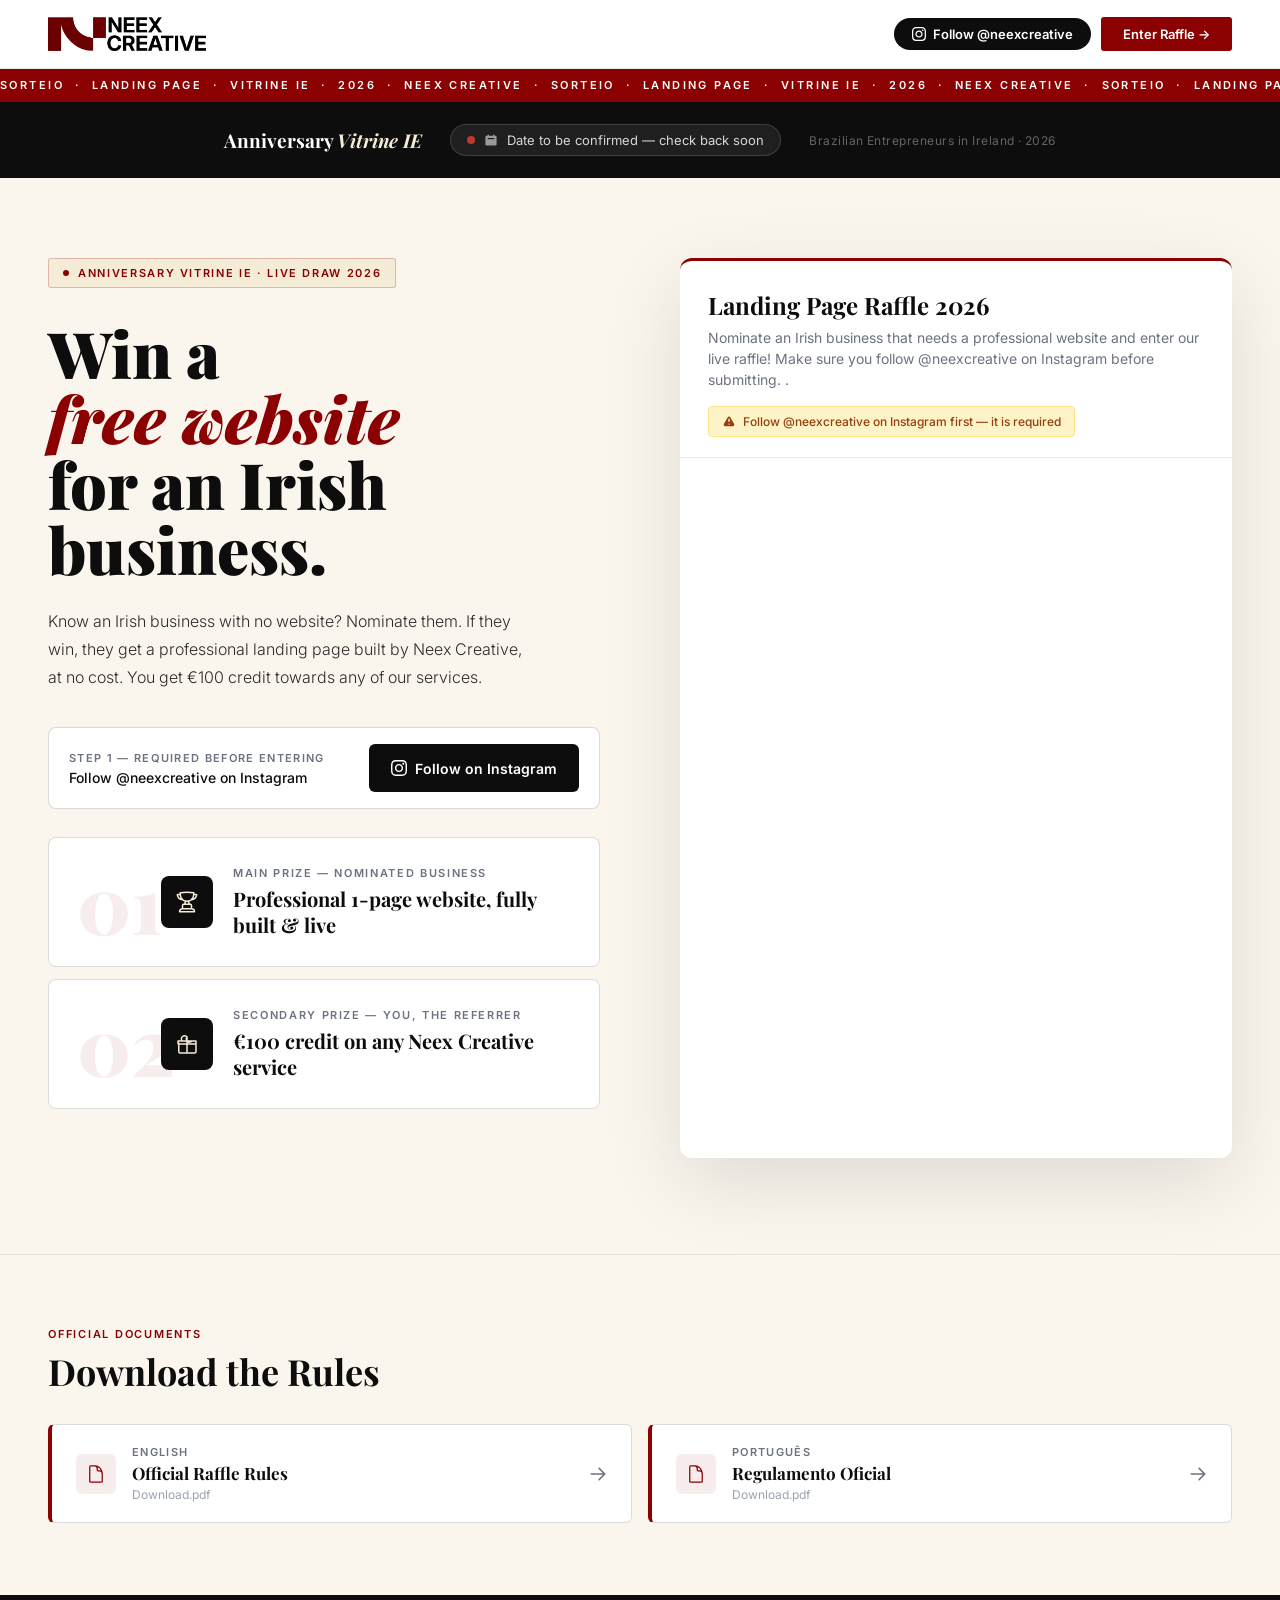
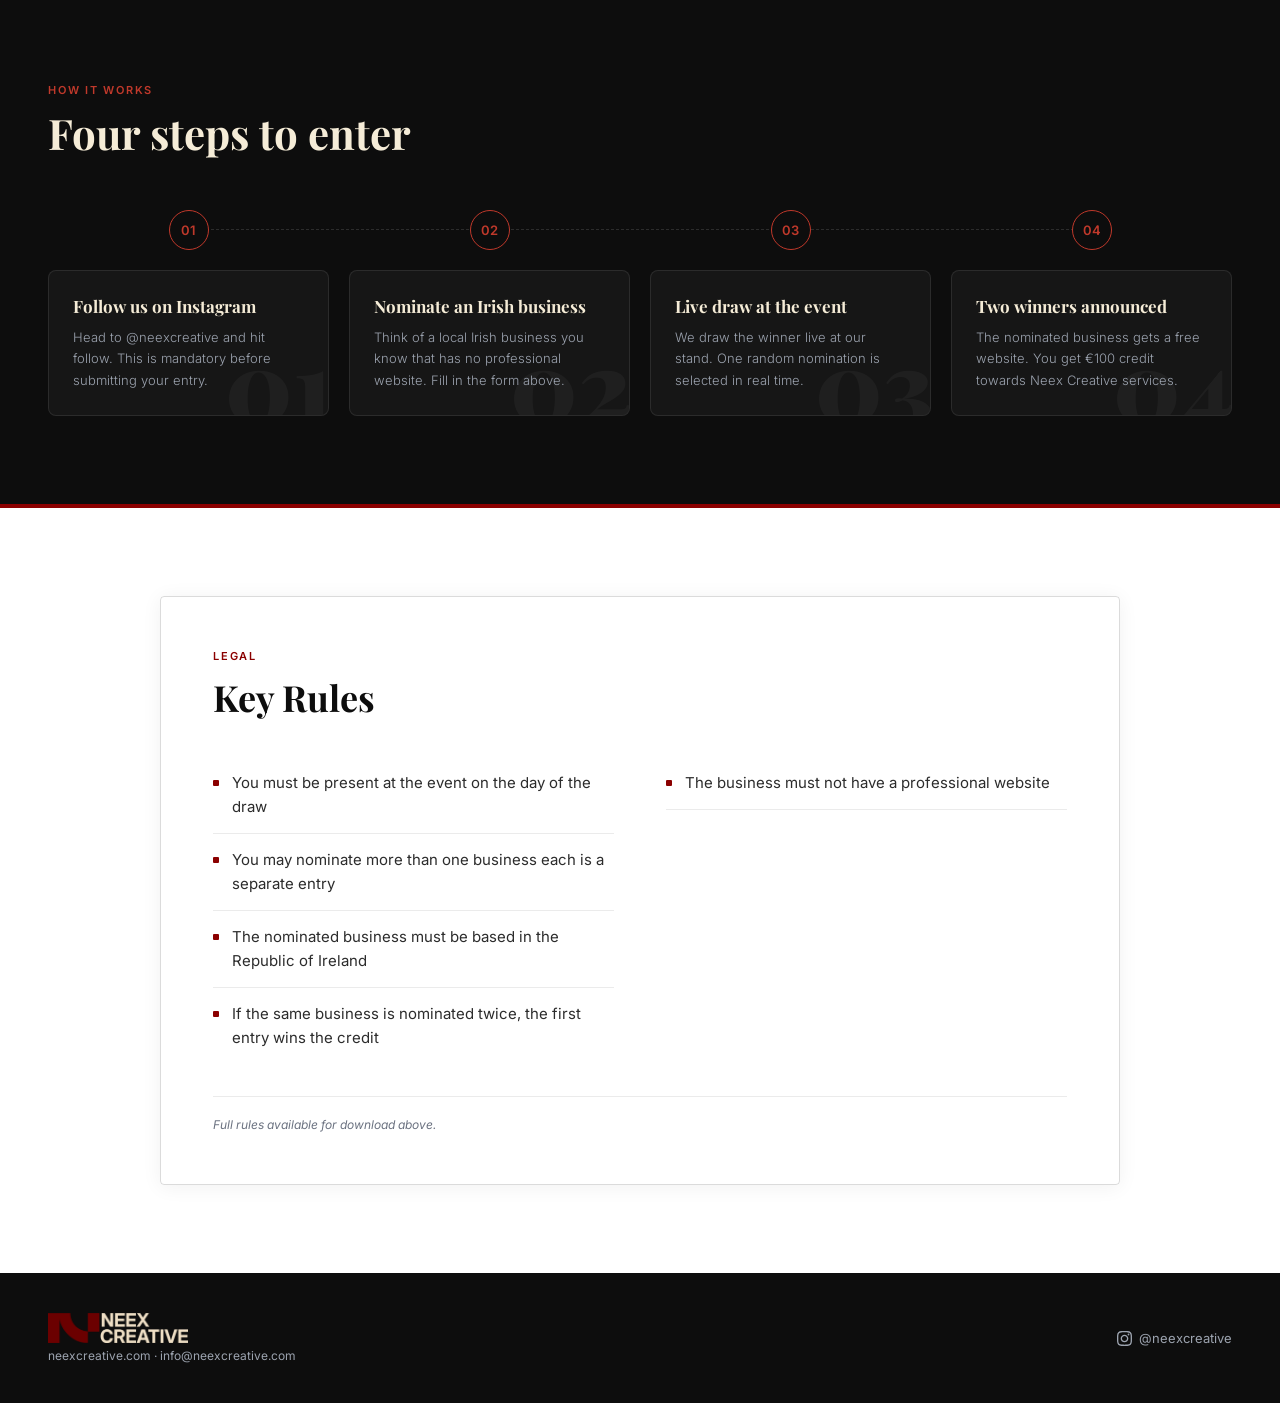
<file: index.html>
<!DOCTYPE html>
<html lang="en">
<head>
<meta charset="UTF-8"/>
<meta name="viewport" content="width=device-width, initial-scale=1.0"/>
<title>Neex Creative — Anniversary Vitrine IE Raffle 2026</title>
<link rel="preconnect" href="https://fonts.googleapis.com"/>
<link rel="preconnect" href="https://fonts.gstatic.com" crossorigin/>
<link href="https://fonts.googleapis.com/css2?family=Playfair+Display:ital,wght@0,400;0,700;0,900;1,400;1,700;1,900&family=Inter:wght@300;400;500;600&display=swap" rel="stylesheet"/>
<link rel="stylesheet" href="css/style.css"/>
</head>
<body>

<!-- ═══════════════════════════════════ NAV ═══════════════════════════════════ -->
<nav class="navbar" id="navbar">
  <div class="nav-inner">
    <a href="#" class="nav-logo">
      <img src="assets/logo-black.png" alt="Neex Creative logo" class="brand-logo"/>
    </a>
    <div class="nav-right">
      <a href="https://instagram.com/neexcreative" target="_blank" rel="noopener" class="btn-ig-nav">
        <svg viewBox="0 0 24 24"><path d="M12 2.163c3.204 0 3.584.012 4.85.07 3.252.148 4.771 1.691 4.919 4.919.058 1.265.069 1.645.069 4.849 0 3.205-.012 3.584-.069 4.849-.149 3.225-1.664 4.771-4.919 4.919-1.266.058-1.644.07-4.85.07-3.204 0-3.584-.012-4.849-.07-3.26-.149-4.771-1.699-4.919-4.92-.058-1.265-.07-1.644-.07-4.849 0-3.204.013-3.583.07-4.849.149-3.227 1.664-4.771 4.919-4.919 1.266-.057 1.645-.069 4.849-.069zm0-2.163c-3.259 0-3.667.014-4.947.072-4.358.2-6.78 2.618-6.98 6.98-.059 1.281-.073 1.689-.073 4.948 0 3.259.014 3.668.072 4.948.2 4.358 2.618 6.78 6.98 6.98 1.281.058 1.689.072 4.948.072 3.259 0 3.668-.014 4.948-.072 4.354-.2 6.782-2.618 6.979-6.98.059-1.28.073-1.689.073-4.948 0-3.259-.014-3.667-.072-4.947-.196-4.354-2.617-6.78-6.979-6.98-1.281-.059-1.69-.073-4.949-.073zm0 5.838c-3.403 0-6.162 2.759-6.162 6.162s2.759 6.163 6.162 6.163 6.162-2.759 6.162-6.163c0-3.403-2.759-6.162-6.162-6.162zm0 10.162c-2.209 0-4-1.79-4-4 0-2.209 1.791-4 4-4s4 1.791 4 4c0 2.21-1.791 4-4 4zm6.406-11.845c-.796 0-1.441.645-1.441 1.44s.645 1.44 1.441 1.44c.795 0 1.439-.645 1.439-1.44s-.644-1.44-1.439-1.44z"/></svg>
        <span>Follow @neexcreative</span>
      </a>
      <a href="#form" class="btn-enter">Enter Raffle &rarr;</a>
    </div>
  </div>
</nav>

<!-- ══════════════════════════════════ TICKER ══════════════════════════════════ -->
<div class="ticker-wrap" aria-hidden="true">
  <div class="ticker-track">
    <span class="ticker-seg">SORTEIO &nbsp;&middot;&nbsp; LANDING PAGE &nbsp;&middot;&nbsp; VITRINE IE &nbsp;&middot;&nbsp; 2026 &nbsp;&middot;&nbsp; NEEX CREATIVE &nbsp;&middot;&nbsp; SORTEIO &nbsp;&middot;&nbsp; LANDING PAGE &nbsp;&middot;&nbsp; VITRINE IE &nbsp;&middot;&nbsp; 2026 &nbsp;&middot;&nbsp; NEEX CREATIVE &nbsp;&middot;&nbsp; SORTEIO &nbsp;&middot;&nbsp; LANDING PAGE &nbsp;&middot;&nbsp; VITRINE IE &nbsp;&middot;&nbsp; 2026 &nbsp;&middot;&nbsp; NEEX CREATIVE &nbsp;&middot;&nbsp; SORTEIO &nbsp;&middot;&nbsp; LANDING PAGE &nbsp;&middot;&nbsp; VITRINE IE &nbsp;&middot;&nbsp; 2026 &nbsp;&middot;&nbsp; NEEX CREATIVE &nbsp;&middot;&nbsp;</span>
    <span class="ticker-seg">SORTEIO &nbsp;&middot;&nbsp; LANDING PAGE &nbsp;&middot;&nbsp; VITRINE IE &nbsp;&middot;&nbsp; 2026 &nbsp;&middot;&nbsp; NEEX CREATIVE &nbsp;&middot;&nbsp; SORTEIO &nbsp;&middot;&nbsp; LANDING PAGE &nbsp;&middot;&nbsp; VITRINE IE &nbsp;&middot;&nbsp; 2026 &nbsp;&middot;&nbsp; NEEX CREATIVE &nbsp;&middot;&nbsp; SORTEIO &nbsp;&middot;&nbsp; LANDING PAGE &nbsp;&middot;&nbsp; VITRINE IE &nbsp;&middot;&nbsp; 2026 &nbsp;&middot;&nbsp; NEEX CREATIVE &nbsp;&middot;&nbsp; SORTEIO &nbsp;&middot;&nbsp; LANDING PAGE &nbsp;&middot;&nbsp; VITRINE IE &nbsp;&middot;&nbsp; 2026 &nbsp;&middot;&nbsp; NEEX CREATIVE &nbsp;&middot;&nbsp;</span>
  </div>
</div>

<!-- ═══════════════════════════════ DATE BANNER ════════════════════════════════ -->
<div class="date-banner">
  <div class="date-inner">
    <span class="date-event">Anniversary <em>Vitrine IE</em></span>
    <div class="date-pill">
      <span class="date-pulse"></span>
      <svg viewBox="0 0 20 20"><path fill-rule="evenodd" d="M6 2a1 1 0 00-1 1v1H4a2 2 0 00-2 2v10a2 2 0 002 2h12a2 2 0 002-2V6a2 2 0 00-2-2h-1V3a1 1 0 10-2 0v1H7V3a1 1 0 00-1-1zm0 5a1 1 0 000 2h8a1 1 0 100-2H6z" clip-rule="evenodd"/></svg>
      Date to be confirmed &mdash; check back soon
    </div>
    <span class="date-sub">Brazilian Entrepreneurs in Ireland &middot; 2026</span>
  </div>
</div>

<!-- ════════════════════════════════ HERO ══════════════════════════════════════ -->
<section class="hero-section">
  <div class="hero-inner">

    <!-- Left: content -->
    <div class="hero-content">
      <div class="hero-badge">
        <span class="badge-dot"></span>
        Anniversary Vitrine IE &middot; Live Draw 2026
      </div>

      <h1 class="hero-title">
        Win a<br/>
        <em>free website</em><br/>
        for an Irish<br/>
        business.
      </h1>

      <p class="hero-sub">Know an Irish business with no website? Nominate them. If they win, they get a professional landing page built by Neex Creative, at no cost. You get &euro;100 credit towards any of our services.</p>

      <div class="ig-follow-block">
        <div class="ig-follow-text">
          <p class="ig-step-label">Step 1 &mdash; Required before entering</p>
          <strong class="ig-follow-strong">Follow @neexcreative on Instagram</strong>
        </div>
        <a href="https://instagram.com/neexcreative" target="_blank" rel="noopener" class="btn-ig-hero">
          <svg viewBox="0 0 24 24"><path d="M12 2.163c3.204 0 3.584.012 4.85.07 3.252.148 4.771 1.691 4.919 4.919.058 1.265.069 1.645.069 4.849 0 3.205-.012 3.584-.069 4.849-.149 3.225-1.664 4.771-4.919 4.919-1.266.058-1.644.07-4.85.07-3.204 0-3.584-.012-4.849-.07-3.26-.149-4.771-1.699-4.919-4.92-.058-1.265-.07-1.644-.07-4.849 0-3.204.013-3.583.07-4.849.149-3.227 1.664-4.771 4.919-4.919 1.266-.057 1.645-.069 4.849-.069zm0-2.163c-3.259 0-3.667.014-4.947.072-4.358.2-6.78 2.618-6.98 6.98-.059 1.281-.073 1.689-.073 4.948 0 3.259.014 3.668.072 4.948.2 4.358 2.618 6.78 6.98 6.98 1.281.058 1.689.072 4.948.072 3.259 0 3.668-.014 4.948-.072 4.354-.2 6.782-2.618 6.979-6.98.059-1.28.073-1.689.073-4.948 0-3.259-.014-3.667-.072-4.947-.196-4.354-2.617-6.78-6.979-6.98-1.281-.059-1.69-.073-4.949-.073zm0 5.838c-3.403 0-6.162 2.759-6.162 6.162s2.759 6.163 6.162 6.163 6.162-2.759 6.162-6.163c0-3.403-2.759-6.162-6.162-6.162zm0 10.162c-2.209 0-4-1.79-4-4 0-2.209 1.791-4 4-4s4 1.791 4 4c0 2.21-1.791 4-4 4zm6.406-11.845c-.796 0-1.441.645-1.441 1.44s.645 1.44 1.441 1.44c.795 0 1.439-.645 1.439-1.44s-.644-1.44-1.439-1.44z"/></svg>
          Follow on Instagram
        </a>
      </div>

      <div class="prize-cards">
        <div class="prize-card reveal">
          <div class="prize-num">01</div>
          <div class="prize-icon-box">
            <!-- Trophy icon (Heroicons outline) -->
            <svg viewBox="0 0 24 24" fill="none" stroke-linecap="round" stroke-linejoin="round">
              <path d="M16.5 18.75h-9m9 0a3 3 0 013 3h-15a3 3 0 013-3m9 0v-3.375c0-.621-.503-1.125-1.125-1.125h-.871M7.5 18.75v-3.375c0-.621.504-1.125 1.125-1.125h.872m5.007 0H9.497m5.007 0a7.454 7.454 0 01-.982-3.172M9.497 14.25a7.454 7.454 0 00.981-3.172M5.25 4.236c-.982.143-1.954.317-2.916.52A6.003 6.003 0 007.73 9.728M5.25 4.236V4.5c0 2.108.966 3.99 2.48 5.228M5.25 4.236V2.721C7.456 2.41 9.71 2.25 12 2.25c2.291 0 4.545.16 6.75.47v1.516M7.73 9.728a6.726 6.726 0 002.748 1.35m8.272-6.842V4.5c0 2.108-.966 3.99-2.48 5.228m2.48-5.492a46.32 46.32 0 012.916.52 6.003 6.003 0 01-5.395 4.972m0 0a6.726 6.726 0 01-2.749 1.35m0 0a6.772 6.772 0 01-3.044 0"/>
            </svg>
          </div>
          <div class="prize-text">
            <p class="prize-label">Main prize &mdash; Nominated business</p>
            <p class="prize-value">Professional 1-page website, fully built &amp; live</p>
          </div>
        </div>

        <div class="prize-card reveal">
          <div class="prize-num">02</div>
          <div class="prize-icon-box">
            <!-- Gift icon (Heroicons outline) -->
            <svg viewBox="0 0 24 24" fill="none" stroke-linecap="round" stroke-linejoin="round">
              <path d="M21 11.25v8.25a1.5 1.5 0 01-1.5 1.5H5.25a1.5 1.5 0 01-1.5-1.5v-8.25M12 4.875A2.625 2.625 0 1016.875 9H21M12 4.875A2.625 2.625 0 107.125 9H3m9-4.125V21M3 9h18v2.25a.75.75 0 01-.75.75H3.75A.75.75 0 013 11.25V9z"/>
            </svg>
          </div>
          <div class="prize-text">
            <p class="prize-label">Secondary prize &mdash; You, the referrer</p>
            <p class="prize-value">&euro;100 credit on any Neex Creative service</p>
          </div>
        </div>
      </div>
    </div><!-- /hero-content -->

    <!-- Right: form panel -->
    <div class="form-panel" id="form">
      <div class="form-header">
        <h3>Landing Page Raffle 2026</h3>
        <p> Nominate an Irish business that needs a professional website and enter our live raffle! Make sure you follow @neexcreative on Instagram before submitting.  .</p>
        <div class="form-ig-reminder">
          <svg viewBox="0 0 20 20" fill="currentColor"><path fill-rule="evenodd" d="M8.257 3.099c.765-1.36 2.722-1.36 3.486 0l5.58 9.92c.75 1.334-.213 2.98-1.742 2.98H4.42c-1.53 0-2.493-1.646-1.743-2.98l5.58-9.92zM11 13a1 1 0 11-2 0 1 1 0 012 0zm-1-8a1 1 0 00-1 1v3a1 1 0 002 0V6a1 1 0 00-1-1z" clip-rule="evenodd"/></svg>
          Follow @neexcreative on Instagram first &mdash; it is required
        </div>
      </div>
      <div class="form-iframe-wrap">
        <iframe src="https://docs.google.com/forms/d/e/1FAIpQLSecGY3ZX7oI0NAFHkp_S0GvDxqFneG5hVm2_jHZt6pzXCOsig/viewform?embedded=true" frameborder="0" marginheight="0" marginwidth="0" loading="lazy" title="Neex Creative Raffle Entry Form">Loading&hellip;</iframe>
      </div>
    </div>

  </div>
</section><!-- /hero-section -->

<!-- ═══════════════════════════════ DOCS ═══════════════════════════════════════ -->
<section class="docs-section">
  <div class="docs-inner">
    <p class="section-eyebrow reveal">Official Documents</p>
    <h2 class="section-heading reveal">Download the Rules</h2>
    <div class="docs-grid">

      <a href="docs/Neex-Creative-Raffle-Rules-EN.pdf" download class="doc-card reveal" id="download-en">
        <div class="doc-icon">
          <svg viewBox="0 0 24 24"><path stroke-linecap="round" stroke-linejoin="round" d="M19.5 14.25v-2.625a3.375 3.375 0 00-3.375-3.375h-1.5A1.125 1.125 0 0113.5 7.125v-1.5a3.375 3.375 0 00-3.375-3.375H8.25m2.25 0H5.625c-.621 0-1.125.504-1.125 1.125v17.25c0 .621.504 1.125 1.125 1.125h12.75c.621 0 1.125-.504 1.125-1.125V11.25a9 9 0 00-9-9z"/></svg>
        </div>
        <div class="doc-info">
          <p class="doc-lang">English</p>
          <p class="doc-name">Official Raffle Rules</p>
          <p class="doc-sub">Download.pdf</p>
        </div>
        <div class="doc-arrow">
          <svg viewBox="0 0 24 24"><path stroke-linecap="round" stroke-linejoin="round" d="M13.5 4.5L21 12m0 0l-7.5 7.5M21 12H3"/></svg>
        </div>
      </a>

      <a href="docs/Neex-Creative-Sorteio-Regulamento.pdf" download class="doc-card reveal" id="download-pt">
        <div class="doc-icon">
          <svg viewBox="0 0 24 24"><path stroke-linecap="round" stroke-linejoin="round" d="M19.5 14.25v-2.625a3.375 3.375 0 00-3.375-3.375h-1.5A1.125 1.125 0 0113.5 7.125v-1.5a3.375 3.375 0 00-3.375-3.375H8.25m2.25 0H5.625c-.621 0-1.125.504-1.125 1.125v17.25c0 .621.504 1.125 1.125 1.125h12.75c.621 0 1.125-.504 1.125-1.125V11.25a9 9 0 00-9-9z"/></svg>
        </div>
        <div class="doc-info">
          <p class="doc-lang">Portugu&ecirc;s</p>
          <p class="doc-name">Regulamento Oficial</p>
          <p class="doc-sub">Download.pdf</p>
        </div>
        <div class="doc-arrow">
          <svg viewBox="0 0 24 24"><path stroke-linecap="round" stroke-linejoin="round" d="M13.5 4.5L21 12m0 0l-7.5 7.5M21 12H3"/></svg>
        </div>
      </a>

    </div>
  </div>
</section>

<!-- ════════════════════════════ HOW IT WORKS ══════════════════════════════════ -->
<section class="how-section">
  <div class="how-inner">
    <div class="how-header reveal">
      <p class="how-eyebrow">How it works</p>
      <h2 class="how-title">Four steps to enter</h2>
    </div>
    <div class="steps-timeline">

      <div class="step-item">
        <div class="step-circle">01</div>
        <div class="step-content reveal">
          <div class="step-bg-num">01</div>
          <h4 class="step-title">Follow us on Instagram</h4>
          <p class="step-desc">Head to @neexcreative and hit follow. This is mandatory before submitting your entry.</p>
        </div>
      </div>

      <div class="step-item">
        <div class="step-circle">02</div>
        <div class="step-content reveal">
          <div class="step-bg-num">02</div>
          <h4 class="step-title">Nominate an Irish business</h4>
          <p class="step-desc">Think of a local Irish business you know that has no professional website. Fill in the form above.</p>
        </div>
      </div>

      <div class="step-item">
        <div class="step-circle">03</div>
        <div class="step-content reveal">
          <div class="step-bg-num">03</div>
          <h4 class="step-title">Live draw at the event</h4>
          <p class="step-desc">We draw the winner live at our stand. One random nomination is selected in real time.</p>
        </div>
      </div>

      <div class="step-item">
        <div class="step-circle">04</div>
        <div class="step-content reveal">
          <div class="step-bg-num">04</div>
          <h4 class="step-title">Two winners announced</h4>
          <p class="step-desc">The nominated business gets a free website. You get &euro;100 credit towards Neex Creative services.</p>
        </div>
      </div>

    </div>
  </div>
</section>

<!-- ════════════════════════════ KEY RULES ═════════════════════════════════════ -->
<section class="rules-section">
  <div class="rules-outer">
    <div class="rules-box">
      <p class="rules-eyebrow reveal">Legal</p>
      <h2 class="rules-title reveal">Key Rules</h2>
      <div class="rules-grid">
        <div class="rules-col">
          <div class="rule-item reveal"><span class="rule-bullet"></span>You must be present at the event on the day of the draw</div>
          <div class="rule-item reveal"><span class="rule-bullet"></span>You may nominate more than one business each is a separate entry</div>
          <div class="rule-item reveal"><span class="rule-bullet"></span>The nominated business must be based in the Republic of Ireland</div>
          <div class="rule-item reveal"><span class="rule-bullet"></span>If the same business is nominated twice, the first entry wins the credit</div>
        </div>
        <div class="rules-col">
          <div class="rule-item reveal"><span class="rule-bullet"></span>The business must not have a professional website</div>
          <div class="rule-item reveal"><span class="rule-bullet"></span>Neex Creative validates eligibility within 5 working days after the event</div>
          <div class="rule-item reveal"><span class="rule-bullet"></span>Instagram follow (@neexcreative) is mandatory before submitting</div>
          <div class="rule-item reveal"><span class="rule-bullet"></span>Neex Creative&rsquo;s decisions are final and non-appealable</div>
        </div>
      </div>
      <p class="rules-disclaimer">Full rules available for download above.</p>
    </div>
  </div>
</section>

<!-- ════════════════════════════════ FOOTER ════════════════════════════════════ -->
<footer>
  <div class="footer-inner">
    <div class="footer-brand-block">
      <a href="#" class="footer-logo"><img src="assets/logo.png" alt="Neex Creative logo" class="footer-brand-logo"/></a>
      <p class="footer-meta">
  <a href="https://neexcreative.com" target="_blank" rel="noopener">neexcreative.com</a>
  &middot;
  <a href="mailto:info@neexcreative.com">info@neexcreative.com</a>
</p>
    </div>
    <a href="https://instagram.com/neexcreative" target="_blank" rel="noopener" class="footer-ig">
      <svg viewBox="0 0 24 24"><path d="M12 2.163c3.204 0 3.584.012 4.85.07 3.252.148 4.771 1.691 4.919 4.919.058 1.265.069 1.645.069 4.849 0 3.205-.012 3.584-.069 4.849-.149 3.225-1.664 4.771-4.919 4.919-1.266.058-1.644.07-4.85.07-3.204 0-3.584-.012-4.849-.07-3.26-.149-4.771-1.699-4.919-4.92-.058-1.265-.07-1.644-.07-4.849 0-3.204.013-3.583.07-4.849.149-3.227 1.664-4.771 4.919-4.919 1.266-.057 1.645-.069 4.849-.069zm0-2.163c-3.259 0-3.667.014-4.947.072-4.358.2-6.78 2.618-6.98 6.98-.059 1.281-.073 1.689-.073 4.948 0 3.259.014 3.668.072 4.948.2 4.358 2.618 6.78 6.98 6.98 1.281.058 1.689.072 4.948.072 3.259 0 3.668-.014 4.948-.072 4.354-.2 6.782-2.618 6.979-6.98.059-1.28.073-1.689.073-4.948 0-3.259-.014-3.667-.072-4.947-.196-4.354-2.617-6.78-6.979-6.98-1.281-.059-1.69-.073-4.949-.073zm0 5.838c-3.403 0-6.162 2.759-6.162 6.162s2.759 6.163 6.162 6.163 6.162-2.759 6.162-6.163c0-3.403-2.759-6.162-6.162-6.162zm0 10.162c-2.209 0-4-1.79-4-4 0-2.209 1.791-4 4-4s4 1.791 4 4c0 2.21-1.791 4-4 4zm6.406-11.845c-.796 0-1.441.645-1.441 1.44s.645 1.44 1.441 1.44c.795 0 1.439-.645 1.439-1.44s-.644-1.44-1.439-1.44z"/></svg>
      @neexcreative
    </a>
  </div>
</footer>

<script src="js/main.js"></script>
</body>
</html>
</file>
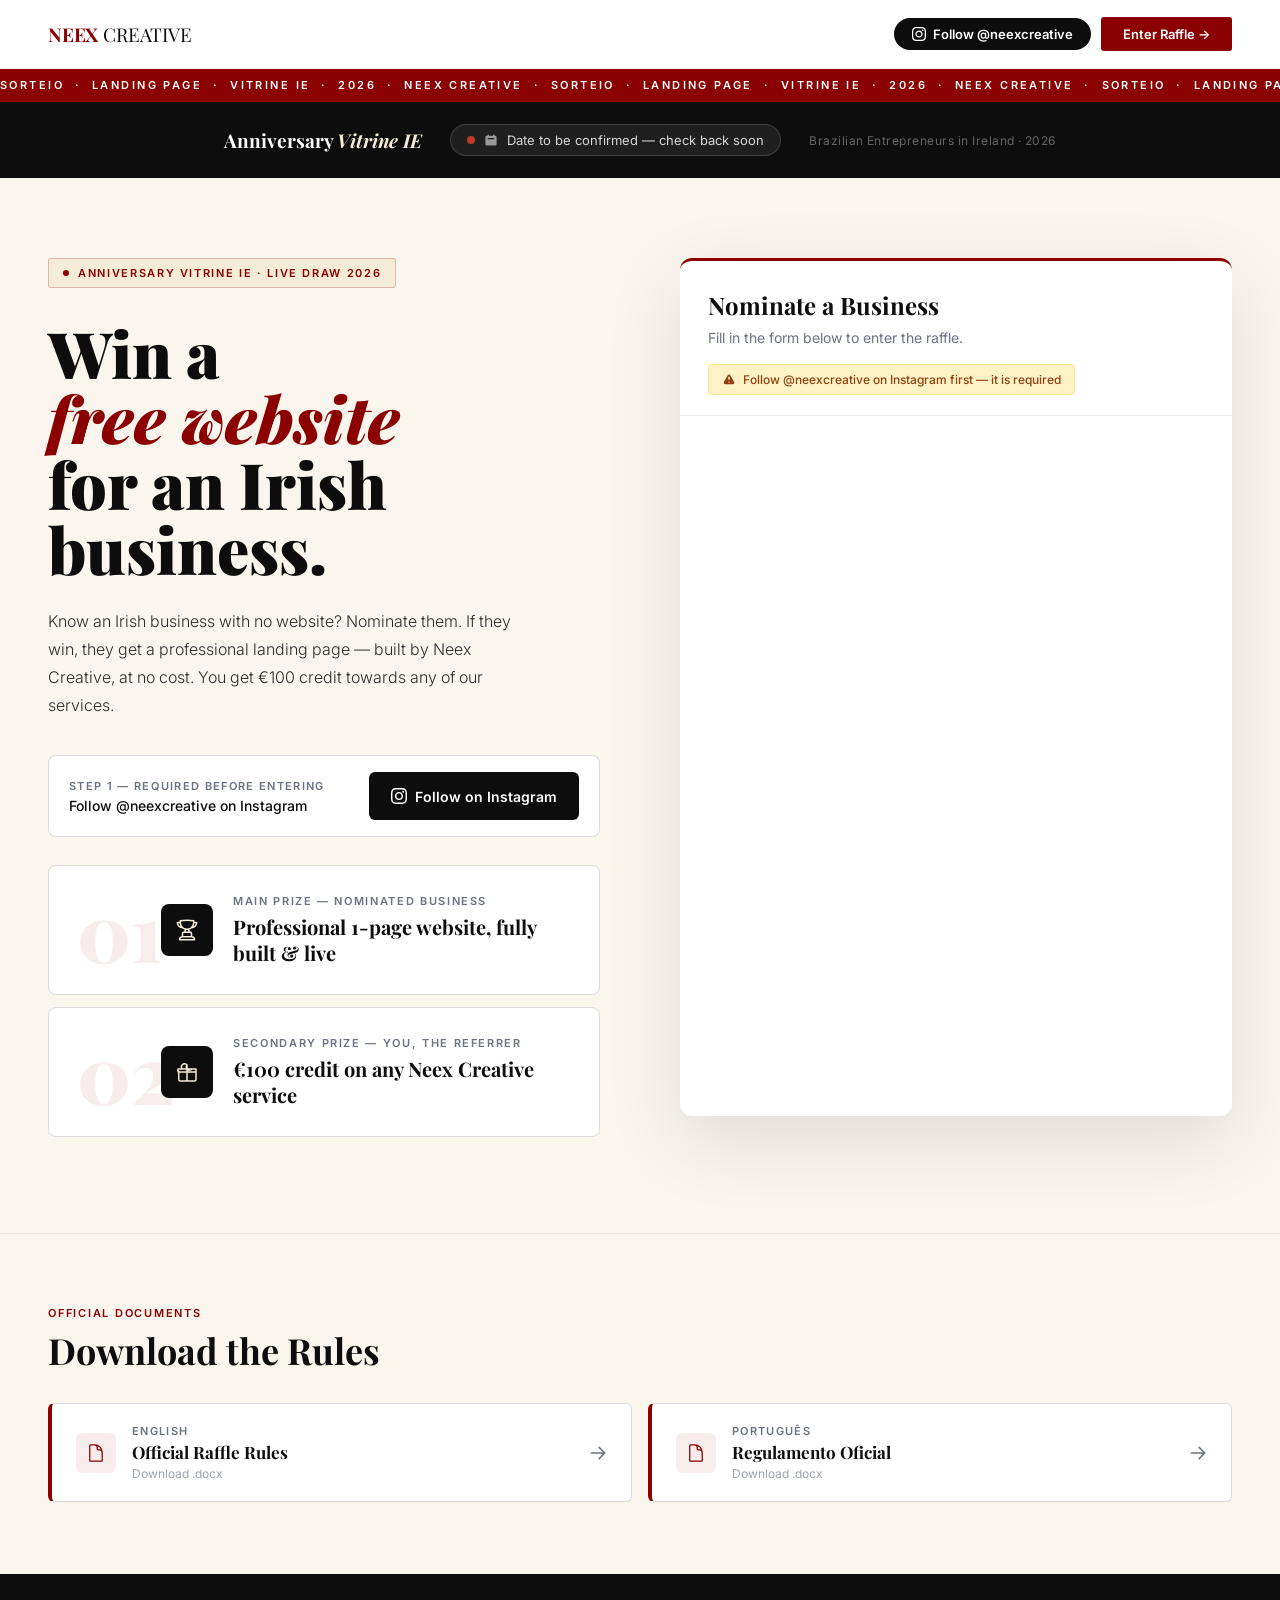
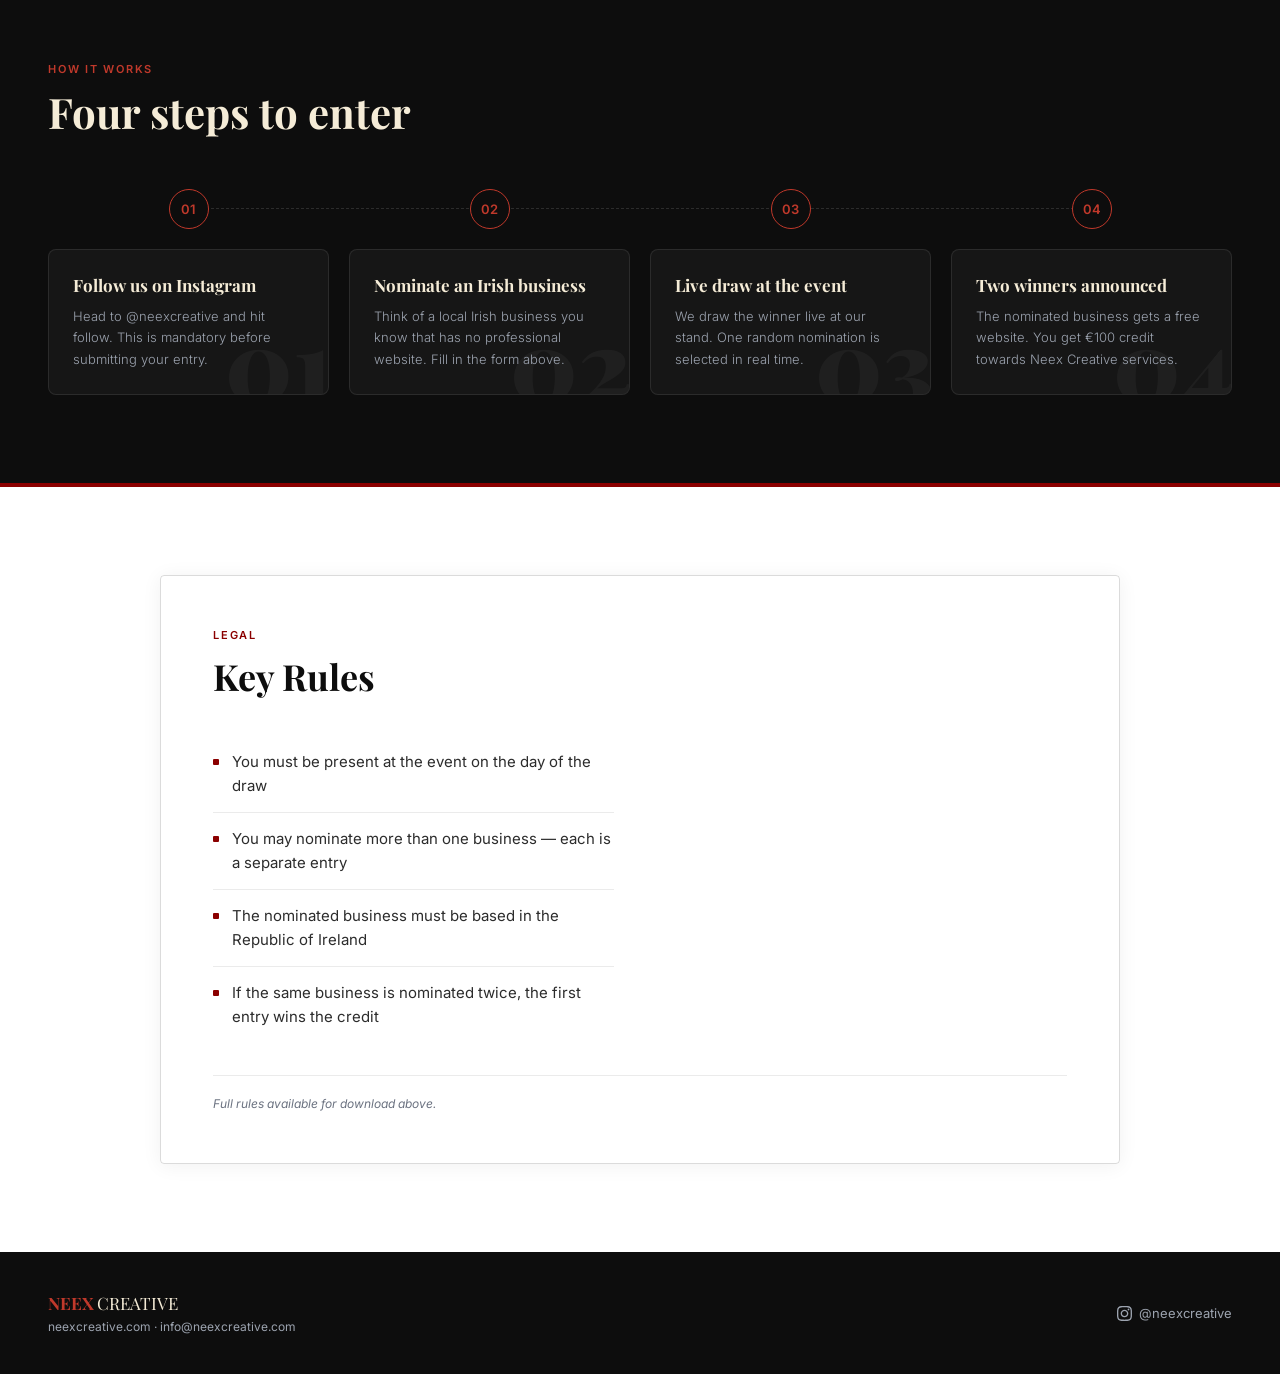
<file: neex-raffle-landing (1).html>
<!DOCTYPE html>
<html lang="en">
<head>
<meta charset="UTF-8"/>
<meta name="viewport" content="width=device-width, initial-scale=1.0"/>
<title>Neex Creative — Anniversary Vitrine IE Raffle 2026</title>
<link rel="preconnect" href="https://fonts.googleapis.com"/>
<link rel="preconnect" href="https://fonts.gstatic.com" crossorigin/>
<link href="https://fonts.googleapis.com/css2?family=Playfair+Display:ital,wght@0,400;0,700;0,900;1,400;1,700;1,900&family=Inter:wght@300;400;500;600&display=swap" rel="stylesheet"/>
<style>

/* ─── RESET ─────────────────────────────────────────── */
*, *::before, *::after { box-sizing: border-box; margin: 0; padding: 0; }

/* ─── TOKENS ─────────────────────────────────────────── */
:root {
  --ink:          #0D0D0D;
  --ink-soft:     #2C2C2C;
  --red:          #8B0000;
  --red-vivid:    #C0392B;
  --cream:        #F5ECD7;
  --cream-soft:   #FAF6EE;
  --white:        #FFFFFF;
  --slate:        #6B7280;
  --slate-light:  #9CA3AF;
  --border:       rgba(0,0,0,0.08);
  --border-strong:rgba(0,0,0,0.14);
  --nav-h:        68px;
}

html { scroll-behavior: smooth; }
body {
  font-family: 'Inter', sans-serif;
  background: var(--cream-soft);
  color: var(--ink);
  overflow-x: hidden;
}

/* ─── NAVBAR ─────────────────────────────────────────── */
.navbar {
  position: fixed; top: 0; left: 0; right: 0; z-index: 200;
  background: var(--white);
  border-bottom: 1px solid var(--border);
  transition: box-shadow 0.3s ease;
}
.navbar.scrolled {
  box-shadow: 0 2px 24px rgba(0,0,0,0.08);
}
.nav-inner {
  display: flex; align-items: center; justify-content: space-between;
  padding: 0 3rem; height: var(--nav-h);
  max-width: 1280px; margin: 0 auto;
}
.nav-logo {
  display: inline-flex; align-items: baseline; gap: 2px;
  text-decoration: none;
  font-family: 'Playfair Display', serif; font-size: 19px; letter-spacing: -0.01em;
}
.logo-neex    { color: var(--red); font-weight: 700; }
.logo-creative { color: var(--ink); font-weight: 400; margin-left: 3px; }
.nav-right { display: flex; align-items: center; gap: 10px; }

.btn-ig-nav {
  display: inline-flex; align-items: center; gap: 7px;
  background: var(--ink); color: var(--white);
  border-radius: 999px; padding: 8px 18px;
  font-family: 'Inter', sans-serif; font-size: 13px; font-weight: 600;
  text-decoration: none; transition: opacity 0.2s ease; white-space: nowrap;
}
.btn-ig-nav:hover { opacity: 0.82; }
.btn-ig-nav svg { width: 14px; height: 14px; fill: white; flex-shrink: 0; }

.btn-enter {
  display: inline-flex; align-items: center;
  background: var(--red); color: var(--white);
  border-radius: 3px; padding: 9px 22px;
  font-family: 'Inter', sans-serif; font-size: 13px; font-weight: 600;
  text-decoration: none; transition: background 0.2s ease;
}
.btn-enter:hover { background: var(--red-vivid); }

/* ─── TICKER ─────────────────────────────────────────── */
.ticker-wrap {
  margin-top: var(--nav-h);
  background: var(--red); padding: 10px 0; overflow: hidden;
}
.ticker-track {
  display: flex; width: max-content;
  animation: ticker-scroll 25s linear infinite;
}
.ticker-seg {
  white-space: nowrap;
  font-family: 'Inter', sans-serif; font-size: 11px; font-weight: 600;
  letter-spacing: 0.22em; text-transform: uppercase; color: var(--white);
}
@keyframes ticker-scroll {
  from { transform: translateX(0); }
  to   { transform: translateX(-50%); }
}

/* ─── DATE BANNER ────────────────────────────────────── */
.date-banner { background: var(--ink); padding: 22px 3rem; }
.date-inner {
  display: flex; align-items: center; justify-content: center;
  flex-wrap: wrap; gap: 14px 28px;
  max-width: 1000px; margin: 0 auto;
}
.date-event {
  font-family: 'Playfair Display', serif; font-size: 19px; font-weight: 700;
  color: var(--white);
}
.date-event em { font-style: italic; color: var(--cream); }
.date-pill {
  display: inline-flex; align-items: center; gap: 9px;
  background: rgba(255,255,255,0.08); border: 1px solid rgba(255,255,255,0.14);
  border-radius: 999px; padding: 7px 16px;
  font-family: 'Inter', sans-serif; font-size: 13px; font-weight: 400;
  color: rgba(255,255,255,0.82);
}
.date-pill svg { width: 14px; height: 14px; fill: rgba(255,255,255,0.55); flex-shrink: 0; }
.date-pulse {
  width: 8px; height: 8px; background: var(--red-vivid); border-radius: 50%;
  animation: pulse 2s infinite; flex-shrink: 0;
}
@keyframes pulse {
  0%, 100% { opacity:1; transform:scale(1); }
  50%       { opacity:0.3; transform:scale(0.68); }
}
.date-sub {
  font-family: 'Inter', sans-serif; font-size: 12px; font-weight: 400;
  color: rgba(255,255,255,0.36); letter-spacing: 0.04em;
}

/* ─── HERO SECTION ───────────────────────────────────── */
.hero-section { background: var(--cream-soft); padding: 5rem 3rem 6rem; }
.hero-inner {
  max-width: 1280px; margin: 0 auto;
  display: grid; grid-template-columns: 1fr 1fr;
  gap: 5rem; align-items: start;
}

/* Badge */
.hero-badge {
  display: inline-flex; align-items: center; gap: 9px;
  background: var(--cream); color: var(--red);
  border: 1px solid rgba(139,0,0,0.22);
  font-family: 'Inter', sans-serif; font-size: 11px; font-weight: 600;
  letter-spacing: 0.15em; text-transform: uppercase;
  padding: 7px 14px; border-radius: 3px; margin-bottom: 32px;
  animation: fadeUp 0.55s ease both;
}
.badge-dot {
  width: 6px; height: 6px; background: var(--red);
  border-radius: 50%; animation: pulse 2s infinite; flex-shrink: 0;
}

/* H1 */
.hero-title {
  font-family: 'Playfair Display', serif;
  font-size: clamp(46px, 5vw, 72px); font-weight: 900; line-height: 1.02;
  color: var(--ink); margin-bottom: 26px;
  animation: fadeUp 0.55s 0.1s ease both;
}
.hero-title em { font-style: italic; color: var(--red); }

/* Subtitle */
.hero-sub {
  font-family: 'Inter', sans-serif; font-size: 16px; font-weight: 300;
  line-height: 1.75; color: var(--ink-soft);
  max-width: 480px; margin-bottom: 36px;
  animation: fadeUp 0.55s 0.18s ease both;
}

/* Instagram follow block */
.ig-follow-block {
  display: flex; align-items: center; gap: 16px;
  background: var(--white); border: 1px solid var(--border-strong);
  border-radius: 8px; padding: 16px 20px; margin-bottom: 28px;
  animation: fadeUp 0.55s 0.24s ease both;
}
.ig-follow-text { flex: 1; min-width: 0; }
.ig-step-label {
  font-family: 'Inter', sans-serif; font-size: 11px; font-weight: 600;
  color: var(--slate); text-transform: uppercase; letter-spacing: 0.12em;
  margin-bottom: 4px;
}
.ig-follow-strong {
  font-family: 'Inter', sans-serif; font-size: 14px; font-weight: 500;
  color: var(--ink); display: block;
}
.btn-ig-hero {
  display: inline-flex; align-items: center; gap: 8px;
  background: var(--ink); color: var(--white);
  border-radius: 6px; padding: 12px 22px; min-height: 48px;
  font-family: 'Inter', sans-serif; font-size: 14px; font-weight: 600;
  text-decoration: none; white-space: nowrap;
  transition: opacity 0.2s ease; flex-shrink: 0;
}
.btn-ig-hero:hover { opacity: 0.82; }
.btn-ig-hero svg { width: 16px; height: 16px; fill: white; flex-shrink: 0; }

/* Prize cards */
.prize-cards {
  display: flex; flex-direction: column; gap: 12px;
  animation: fadeUp 0.55s 0.3s ease both;
}
.prize-card {
  display: flex; align-items: center; gap: 20px;
  background: var(--white); border: 1px solid var(--border-strong);
  border-radius: 8px; padding: 24px 28px;
  position: relative; overflow: hidden;
  transition:
    transform 0.25s cubic-bezier(0.25,0.46,0.45,0.94),
    box-shadow 0.25s cubic-bezier(0.25,0.46,0.45,0.94),
    border-color 0.25s ease;
  cursor: default;
}
.prize-card::before {
  content: ''; position: absolute; left: 0; top: 0; bottom: 0; width: 3px;
  background: var(--red); transform: scaleY(0);
  transform-origin: bottom; transition: transform 0.25s ease;
}
.prize-card:hover {
  transform: translateY(-2px);
  box-shadow: 0 8px 32px rgba(0,0,0,0.10);
  border-color: rgba(0,0,0,0.18);
}
.prize-card:hover::before { transform: scaleY(1); }

.prize-num {
  font-family: 'Playfair Display', serif; font-size: 80px; font-weight: 900;
  color: rgba(139,0,0,0.07); line-height: 1;
  flex-shrink: 0; width: 64px; text-align: center; user-select: none;
}
.prize-icon-box {
  width: 52px; height: 52px; background: var(--ink);
  border-radius: 8px; display: flex; align-items: center; justify-content: center;
  flex-shrink: 0;
}
.prize-icon-box svg {
  width: 24px; height: 24px; stroke: var(--cream); stroke-width: 1.5; fill: none;
}
.prize-text { flex: 1; min-width: 0; }
.prize-label {
  font-family: 'Inter', sans-serif; font-size: 11px; font-weight: 600;
  letter-spacing: 0.15em; text-transform: uppercase;
  color: var(--slate); margin-bottom: 6px;
}
.prize-value {
  font-family: 'Playfair Display', serif; font-size: 20px; font-weight: 700;
  color: var(--ink); line-height: 1.3;
}

/* ─── FORM PANEL ─────────────────────────────────────── */
.form-panel {
  background: var(--white); border-radius: 12px;
  box-shadow: 0 24px 80px rgba(0,0,0,0.11);
  overflow: hidden;
  border-top: 3px solid var(--red);
  animation: fadeUp 0.65s 0.15s ease both;
}
.form-header { padding: 28px 28px 20px; border-bottom: 1px solid var(--border); }
.form-header h3 {
  font-family: 'Playfair Display', serif; font-size: 24px; font-weight: 700;
  color: var(--ink); margin-bottom: 6px;
}
.form-header p {
  font-family: 'Inter', sans-serif; font-size: 14px; font-weight: 400;
  color: var(--slate); line-height: 1.5; margin-bottom: 16px;
}
.form-ig-reminder {
  display: inline-flex; align-items: center; gap: 7px;
  font-family: 'Inter', sans-serif; font-size: 12px; font-weight: 500;
  color: #92400e; background: #fef3c7; border: 1px solid #fde68a;
  padding: 7px 13px; border-radius: 4px;
}
.form-ig-reminder svg { width: 14px; height: 14px; flex-shrink: 0; fill: #92400e; }
.form-iframe-wrap { padding: 20px; }
.form-iframe-wrap iframe { width: 100%; height: 660px; border: none; display: block; }

/* ─── DOCS SECTION ───────────────────────────────────── */
.docs-section {
  background: var(--cream-soft); padding: 4.5rem 3rem;
  border-top: 1px solid var(--border);
}
.docs-inner { max-width: 1280px; margin: 0 auto; }
.section-eyebrow {
  font-family: 'Inter', sans-serif; font-size: 11px; font-weight: 600;
  letter-spacing: 0.16em; text-transform: uppercase;
  color: var(--red); margin-bottom: 10px;
}
.section-heading {
  font-family: 'Playfair Display', serif; font-size: 36px; font-weight: 700;
  color: var(--ink); margin-bottom: 32px; line-height: 1.15;
}
.docs-grid { display: grid; grid-template-columns: 1fr 1fr; gap: 16px; }
.doc-card {
  display: flex; align-items: center; gap: 16px;
  background: var(--white);
  border: 1px solid var(--border-strong);
  border-left: 4px solid var(--red);
  border-radius: 6px; padding: 20px 24px;
  text-decoration: none;
  transition: background 0.2s ease, transform 0.2s ease;
}
.doc-card:hover { background: var(--cream); transform: translateX(3px); }
.doc-icon {
  width: 40px; height: 40px; display: flex; align-items: center; justify-content: center;
  background: rgba(139,0,0,0.07); border-radius: 6px; flex-shrink: 0;
}
.doc-icon svg { width: 20px; height: 20px; stroke: var(--red); stroke-width: 1.5; fill: none; }
.doc-info { flex: 1; min-width: 0; }
.doc-lang {
  font-family: 'Inter', sans-serif; font-size: 11px; font-weight: 600;
  letter-spacing: 0.12em; text-transform: uppercase; color: var(--slate); margin-bottom: 3px;
}
.doc-name { font-family: 'Playfair Display', serif; font-size: 17px; font-weight: 700; color: var(--ink); }
.doc-sub { font-family: 'Inter', sans-serif; font-size: 12px; color: var(--slate-light); margin-top: 3px; }
.doc-arrow { flex-shrink: 0; }
.doc-arrow svg {
  width: 18px; height: 18px; stroke: var(--slate); stroke-width: 2; fill: none;
  display: block; transition: stroke 0.2s ease, transform 0.2s ease;
}
.doc-card:hover .doc-arrow svg { stroke: var(--red); transform: translateX(3px); }

/* ─── HOW IT WORKS ───────────────────────────────────── */
.how-section { background: var(--ink); padding: 5.5rem 3rem; }
.how-inner { max-width: 1280px; margin: 0 auto; }
.how-header { margin-bottom: 52px; }
.how-eyebrow {
  font-family: 'Inter', sans-serif; font-size: 11px; font-weight: 600;
  letter-spacing: 0.16em; text-transform: uppercase;
  color: var(--red-vivid); margin-bottom: 12px;
}
.how-title {
  font-family: 'Playfair Display', serif; font-weight: 700;
  font-size: clamp(28px, 3.5vw, 42px); color: var(--cream); line-height: 1.15;
}

.steps-timeline {
  display: grid; grid-template-columns: repeat(4, 1fr); gap: 20px;
  position: relative;
}
/* Dashed connector behind circles */
.steps-timeline::before {
  content: ''; position: absolute;
  top: 19px; left: calc(12.5%); right: calc(12.5%);
  border-top: 1px dashed rgba(255,255,255,0.13); z-index: 0; pointer-events: none;
}

.step-item { display: flex; flex-direction: column; align-items: center; }
.step-circle {
  width: 40px; height: 40px; border-radius: 50%;
  border: 1.5px solid var(--red-vivid); background: var(--ink);
  display: flex; align-items: center; justify-content: center;
  font-family: 'Inter', sans-serif; font-size: 13px; font-weight: 600;
  color: var(--red-vivid);
  position: relative; z-index: 1; flex-shrink: 0; margin-bottom: 20px;
  transition: background 0.2s ease;
}
.step-item:hover .step-circle { background: rgba(192,57,43,0.15); }

.step-content {
  background: rgba(255,255,255,0.04); border: 1px solid rgba(255,255,255,0.09);
  border-radius: 8px; padding: 24px; position: relative; overflow: hidden; width: 100%;
  transition: background 0.25s ease, border-color 0.25s ease;
}
.step-item:hover .step-content {
  background: rgba(139,0,0,0.14); border-color: rgba(139,0,0,0.4);
}
.step-bg-num {
  position: absolute; bottom: -18px; right: -4px;
  font-family: 'Playfair Display', serif; font-size: 100px; font-weight: 900;
  color: rgba(255,255,255,0.04); line-height: 1;
  user-select: none; pointer-events: none;
}
.step-title {
  font-family: 'Playfair Display', serif; font-size: 17px; font-weight: 700;
  color: var(--cream); margin-bottom: 10px; position: relative; z-index: 1;
}
.step-desc {
  font-family: 'Inter', sans-serif; font-size: 13px; font-weight: 300;
  color: var(--slate-light); line-height: 1.65; position: relative; z-index: 1;
}

/* ─── KEY RULES ──────────────────────────────────────── */
.rules-section {
  background: var(--white); padding: 5.5rem 3rem;
  border-top: 4px solid var(--red);
}
.rules-outer { max-width: 1280px; margin: 0 auto; }
.rules-box {
  max-width: 960px; margin: 0 auto;
  border: 1px solid var(--border-strong); border-radius: 4px;
  padding: 52px; box-shadow: 0 2px 20px rgba(0,0,0,0.06);
}
.rules-eyebrow {
  font-family: 'Inter', sans-serif; font-size: 11px; font-weight: 600;
  letter-spacing: 0.16em; text-transform: uppercase; color: var(--red); margin-bottom: 10px;
}
.rules-title {
  font-family: 'Playfair Display', serif; font-size: 36px; font-weight: 700;
  color: var(--ink); margin-bottom: 36px;
}
.rules-grid {
  display: grid; grid-template-columns: 1fr 1fr; gap: 0 52px; margin-bottom: 32px;
}
.rules-col {}
.rule-item {
  display: flex; align-items: flex-start; gap: 13px;
  padding: 14px 0; border-bottom: 1px solid var(--border);
  font-family: 'Inter', sans-serif; font-size: 15px; font-weight: 400;
  color: var(--ink-soft); line-height: 1.6;
}
.rules-col .rule-item:last-child { border-bottom: none; }
.rule-bullet {
  width: 6px; height: 6px; background: var(--red); border-radius: 1px;
  flex-shrink: 0; margin-top: 9px;
}
.rules-disclaimer {
  font-family: 'Inter', sans-serif; font-size: 12px; font-style: italic;
  color: var(--slate); border-top: 1px solid var(--border); padding-top: 20px;
}

/* ─── FOOTER ─────────────────────────────────────────── */
footer { background: var(--ink); padding: 2.5rem 3rem; }
.footer-inner {
  max-width: 1280px; margin: 0 auto;
  display: flex; align-items: center; justify-content: space-between;
}
.footer-brand-block { display: flex; flex-direction: column; gap: 5px; }
.footer-logo { font-family: 'Playfair Display', serif; font-size: 17px; text-decoration: none; }
.footer-logo .logo-neex    { color: var(--red-vivid); font-weight: 700; }
.footer-logo .logo-creative { color: var(--cream); font-weight: 400; margin-left: 3px; }
.footer-meta { font-family: 'Inter', sans-serif; font-size: 12px; color: var(--slate-light); }
.footer-ig {
  display: flex; align-items: center; gap: 7px;
  font-family: 'Inter', sans-serif; font-size: 13px;
  color: var(--slate-light); text-decoration: none;
  transition: color 0.2s ease;
}
.footer-ig:hover { color: var(--cream); }
.footer-ig svg { width: 15px; height: 15px; fill: currentColor; }

/* ─── ANIMATIONS ─────────────────────────────────────── */
@keyframes fadeUp {
  from { opacity: 0; transform: translateY(22px); }
  to   { opacity: 1; transform: translateY(0); }
}
.reveal {
  opacity: 0; transform: translateY(32px);
  transition: opacity 0.6s ease, transform 0.6s ease;
}
.reveal.visible { opacity: 1; transform: translateY(0); }

/* ─── RESPONSIVE ─────────────────────────────────────── */
@media (max-width: 900px) {
  :root { --nav-h: 60px; }
  .nav-inner { padding: 0 1.5rem; }
  .btn-ig-nav span { display: none; }

  .hero-section  { padding: 3rem 1.5rem 4rem; }
  .hero-inner    { grid-template-columns: 1fr; gap: 3rem; }

  .steps-timeline         { grid-template-columns: 1fr 1fr; }
  .steps-timeline::before { display: none; }

  .how-section   { padding: 3.5rem 1.5rem; }
  .docs-section  { padding: 3rem 1.5rem; }
  .docs-grid     { grid-template-columns: 1fr; }

  .rules-section { padding: 3rem 1.5rem; }
  .rules-box     { padding: 28px; }
  .rules-grid    { grid-template-columns: 1fr; gap: 0; }

  footer         { padding: 2rem 1.5rem; }
  .footer-inner  { flex-direction: column; gap: 20px; text-align: center; }
  .footer-brand-block { align-items: center; }

  .date-banner   { padding: 18px 1.5rem; }
  .date-inner    { gap: 10px 20px; }
}

@media (max-width: 520px) {
  .steps-timeline { grid-template-columns: 1fr; }
  .prize-num      { display: none; }
  .form-iframe-wrap iframe { height: 820px; }
  .hero-title     { font-size: 40px; }
  .section-heading, .how-title { font-size: 28px; }
  .rules-title    { font-size: 28px; }
  .ig-follow-block { flex-direction: column; align-items: stretch; }
  .btn-ig-hero    { justify-content: center; }
}

</style>
</head>
<body>

<!-- ═══════════════════════════════════ NAV ═══════════════════════════════════ -->
<nav class="navbar" id="navbar">
  <div class="nav-inner">
    <a href="#" class="nav-logo">
      <span class="logo-neex">NEEX</span><span class="logo-creative">CREATIVE</span>
    </a>
    <div class="nav-right">
      <a href="https://instagram.com/neexcreative" target="_blank" rel="noopener" class="btn-ig-nav">
        <svg viewBox="0 0 24 24"><path d="M12 2.163c3.204 0 3.584.012 4.85.07 3.252.148 4.771 1.691 4.919 4.919.058 1.265.069 1.645.069 4.849 0 3.205-.012 3.584-.069 4.849-.149 3.225-1.664 4.771-4.919 4.919-1.266.058-1.644.07-4.85.07-3.204 0-3.584-.012-4.849-.07-3.26-.149-4.771-1.699-4.919-4.92-.058-1.265-.07-1.644-.07-4.849 0-3.204.013-3.583.07-4.849.149-3.227 1.664-4.771 4.919-4.919 1.266-.057 1.645-.069 4.849-.069zm0-2.163c-3.259 0-3.667.014-4.947.072-4.358.2-6.78 2.618-6.98 6.98-.059 1.281-.073 1.689-.073 4.948 0 3.259.014 3.668.072 4.948.2 4.358 2.618 6.78 6.98 6.98 1.281.058 1.689.072 4.948.072 3.259 0 3.668-.014 4.948-.072 4.354-.2 6.782-2.618 6.979-6.98.059-1.28.073-1.689.073-4.948 0-3.259-.014-3.667-.072-4.947-.196-4.354-2.617-6.78-6.979-6.98-1.281-.059-1.69-.073-4.949-.073zm0 5.838c-3.403 0-6.162 2.759-6.162 6.162s2.759 6.163 6.162 6.163 6.162-2.759 6.162-6.163c0-3.403-2.759-6.162-6.162-6.162zm0 10.162c-2.209 0-4-1.79-4-4 0-2.209 1.791-4 4-4s4 1.791 4 4c0 2.21-1.791 4-4 4zm6.406-11.845c-.796 0-1.441.645-1.441 1.44s.645 1.44 1.441 1.44c.795 0 1.439-.645 1.439-1.44s-.644-1.44-1.439-1.44z"/></svg>
        <span>Follow @neexcreative</span>
      </a>
      <a href="#form" class="btn-enter">Enter Raffle &rarr;</a>
    </div>
  </div>
</nav>

<!-- ══════════════════════════════════ TICKER ══════════════════════════════════ -->
<div class="ticker-wrap" aria-hidden="true">
  <div class="ticker-track">
    <span class="ticker-seg">SORTEIO &nbsp;&middot;&nbsp; LANDING PAGE &nbsp;&middot;&nbsp; VITRINE IE &nbsp;&middot;&nbsp; 2026 &nbsp;&middot;&nbsp; NEEX CREATIVE &nbsp;&middot;&nbsp; SORTEIO &nbsp;&middot;&nbsp; LANDING PAGE &nbsp;&middot;&nbsp; VITRINE IE &nbsp;&middot;&nbsp; 2026 &nbsp;&middot;&nbsp; NEEX CREATIVE &nbsp;&middot;&nbsp; SORTEIO &nbsp;&middot;&nbsp; LANDING PAGE &nbsp;&middot;&nbsp; VITRINE IE &nbsp;&middot;&nbsp; 2026 &nbsp;&middot;&nbsp; NEEX CREATIVE &nbsp;&middot;&nbsp; SORTEIO &nbsp;&middot;&nbsp; LANDING PAGE &nbsp;&middot;&nbsp; VITRINE IE &nbsp;&middot;&nbsp; 2026 &nbsp;&middot;&nbsp; NEEX CREATIVE &nbsp;&middot;&nbsp;</span>
    <span class="ticker-seg">SORTEIO &nbsp;&middot;&nbsp; LANDING PAGE &nbsp;&middot;&nbsp; VITRINE IE &nbsp;&middot;&nbsp; 2026 &nbsp;&middot;&nbsp; NEEX CREATIVE &nbsp;&middot;&nbsp; SORTEIO &nbsp;&middot;&nbsp; LANDING PAGE &nbsp;&middot;&nbsp; VITRINE IE &nbsp;&middot;&nbsp; 2026 &nbsp;&middot;&nbsp; NEEX CREATIVE &nbsp;&middot;&nbsp; SORTEIO &nbsp;&middot;&nbsp; LANDING PAGE &nbsp;&middot;&nbsp; VITRINE IE &nbsp;&middot;&nbsp; 2026 &nbsp;&middot;&nbsp; NEEX CREATIVE &nbsp;&middot;&nbsp; SORTEIO &nbsp;&middot;&nbsp; LANDING PAGE &nbsp;&middot;&nbsp; VITRINE IE &nbsp;&middot;&nbsp; 2026 &nbsp;&middot;&nbsp; NEEX CREATIVE &nbsp;&middot;&nbsp;</span>
  </div>
</div>

<!-- ═══════════════════════════════ DATE BANNER ════════════════════════════════ -->
<div class="date-banner">
  <div class="date-inner">
    <span class="date-event">Anniversary <em>Vitrine IE</em></span>
    <div class="date-pill">
      <span class="date-pulse"></span>
      <svg viewBox="0 0 20 20"><path fill-rule="evenodd" d="M6 2a1 1 0 00-1 1v1H4a2 2 0 00-2 2v10a2 2 0 002 2h12a2 2 0 002-2V6a2 2 0 00-2-2h-1V3a1 1 0 10-2 0v1H7V3a1 1 0 00-1-1zm0 5a1 1 0 000 2h8a1 1 0 100-2H6z" clip-rule="evenodd"/></svg>
      Date to be confirmed &mdash; check back soon
    </div>
    <span class="date-sub">Brazilian Entrepreneurs in Ireland &middot; 2026</span>
  </div>
</div>

<!-- ════════════════════════════════ HERO ══════════════════════════════════════ -->
<section class="hero-section">
  <div class="hero-inner">

    <!-- Left: content -->
    <div class="hero-content">
      <div class="hero-badge">
        <span class="badge-dot"></span>
        Anniversary Vitrine IE &middot; Live Draw 2026
      </div>

      <h1 class="hero-title">
        Win a<br/>
        <em>free website</em><br/>
        for an Irish<br/>
        business.
      </h1>

      <p class="hero-sub">Know an Irish business with no website? Nominate them. If they win, they get a professional landing page &mdash; built by Neex Creative, at no cost. You get &euro;100 credit towards any of our services.</p>

      <div class="ig-follow-block">
        <div class="ig-follow-text">
          <p class="ig-step-label">Step 1 &mdash; Required before entering</p>
          <strong class="ig-follow-strong">Follow @neexcreative on Instagram</strong>
        </div>
        <a href="https://instagram.com/neexcreative" target="_blank" rel="noopener" class="btn-ig-hero">
          <svg viewBox="0 0 24 24"><path d="M12 2.163c3.204 0 3.584.012 4.85.07 3.252.148 4.771 1.691 4.919 4.919.058 1.265.069 1.645.069 4.849 0 3.205-.012 3.584-.069 4.849-.149 3.225-1.664 4.771-4.919 4.919-1.266.058-1.644.07-4.85.07-3.204 0-3.584-.012-4.849-.07-3.26-.149-4.771-1.699-4.919-4.92-.058-1.265-.07-1.644-.07-4.849 0-3.204.013-3.583.07-4.849.149-3.227 1.664-4.771 4.919-4.919 1.266-.057 1.645-.069 4.849-.069zm0-2.163c-3.259 0-3.667.014-4.947.072-4.358.2-6.78 2.618-6.98 6.98-.059 1.281-.073 1.689-.073 4.948 0 3.259.014 3.668.072 4.948.2 4.358 2.618 6.78 6.98 6.98 1.281.058 1.689.072 4.948.072 3.259 0 3.668-.014 4.948-.072 4.354-.2 6.782-2.618 6.979-6.98.059-1.28.073-1.689.073-4.948 0-3.259-.014-3.667-.072-4.947-.196-4.354-2.617-6.78-6.979-6.98-1.281-.059-1.69-.073-4.949-.073zm0 5.838c-3.403 0-6.162 2.759-6.162 6.162s2.759 6.163 6.162 6.163 6.162-2.759 6.162-6.163c0-3.403-2.759-6.162-6.162-6.162zm0 10.162c-2.209 0-4-1.79-4-4 0-2.209 1.791-4 4-4s4 1.791 4 4c0 2.21-1.791 4-4 4zm6.406-11.845c-.796 0-1.441.645-1.441 1.44s.645 1.44 1.441 1.44c.795 0 1.439-.645 1.439-1.44s-.644-1.44-1.439-1.44z"/></svg>
          Follow on Instagram
        </a>
      </div>

      <div class="prize-cards">
        <div class="prize-card reveal">
          <div class="prize-num">01</div>
          <div class="prize-icon-box">
            <!-- Trophy icon (Heroicons outline) -->
            <svg viewBox="0 0 24 24" fill="none" stroke-linecap="round" stroke-linejoin="round">
              <path d="M16.5 18.75h-9m9 0a3 3 0 013 3h-15a3 3 0 013-3m9 0v-3.375c0-.621-.503-1.125-1.125-1.125h-.871M7.5 18.75v-3.375c0-.621.504-1.125 1.125-1.125h.872m5.007 0H9.497m5.007 0a7.454 7.454 0 01-.982-3.172M9.497 14.25a7.454 7.454 0 00.981-3.172M5.25 4.236c-.982.143-1.954.317-2.916.52A6.003 6.003 0 007.73 9.728M5.25 4.236V4.5c0 2.108.966 3.99 2.48 5.228M5.25 4.236V2.721C7.456 2.41 9.71 2.25 12 2.25c2.291 0 4.545.16 6.75.47v1.516M7.73 9.728a6.726 6.726 0 002.748 1.35m8.272-6.842V4.5c0 2.108-.966 3.99-2.48 5.228m2.48-5.492a46.32 46.32 0 012.916.52 6.003 6.003 0 01-5.395 4.972m0 0a6.726 6.726 0 01-2.749 1.35m0 0a6.772 6.772 0 01-3.044 0"/>
            </svg>
          </div>
          <div class="prize-text">
            <p class="prize-label">Main prize &mdash; Nominated business</p>
            <p class="prize-value">Professional 1-page website, fully built &amp; live</p>
          </div>
        </div>

        <div class="prize-card reveal">
          <div class="prize-num">02</div>
          <div class="prize-icon-box">
            <!-- Gift icon (Heroicons outline) -->
            <svg viewBox="0 0 24 24" fill="none" stroke-linecap="round" stroke-linejoin="round">
              <path d="M21 11.25v8.25a1.5 1.5 0 01-1.5 1.5H5.25a1.5 1.5 0 01-1.5-1.5v-8.25M12 4.875A2.625 2.625 0 1016.875 9H21M12 4.875A2.625 2.625 0 107.125 9H3m9-4.125V21M3 9h18v2.25a.75.75 0 01-.75.75H3.75A.75.75 0 013 11.25V9z"/>
            </svg>
          </div>
          <div class="prize-text">
            <p class="prize-label">Secondary prize &mdash; You, the referrer</p>
            <p class="prize-value">&euro;100 credit on any Neex Creative service</p>
          </div>
        </div>
      </div>
    </div><!-- /hero-content -->

    <!-- Right: form panel -->
    <div class="form-panel" id="form">
      <div class="form-header">
        <h3>Nominate a Business</h3>
        <p>Fill in the form below to enter the raffle.</p>
        <div class="form-ig-reminder">
          <svg viewBox="0 0 20 20" fill="currentColor"><path fill-rule="evenodd" d="M8.257 3.099c.765-1.36 2.722-1.36 3.486 0l5.58 9.92c.75 1.334-.213 2.98-1.742 2.98H4.42c-1.53 0-2.493-1.646-1.743-2.98l5.58-9.92zM11 13a1 1 0 11-2 0 1 1 0 012 0zm-1-8a1 1 0 00-1 1v3a1 1 0 002 0V6a1 1 0 00-1-1z" clip-rule="evenodd"/></svg>
          Follow @neexcreative on Instagram first &mdash; it is required
        </div>
      </div>
      <div class="form-iframe-wrap">
        <iframe src="https://docs.google.com/forms/d/e/1FAIpQLSecGY3ZX7oI0NAFHkp_S0GvDxqFneG5hVm2_jHZt6pzXCOsig/viewform?embedded=true" frameborder="0" marginheight="0" marginwidth="0" loading="lazy" title="Neex Creative Raffle Entry Form">Loading&hellip;</iframe>
      </div>
    </div>

  </div>
</section><!-- /hero-section -->

<!-- ═══════════════════════════════ DOCS ═══════════════════════════════════════ -->
<section class="docs-section">
  <div class="docs-inner">
    <p class="section-eyebrow reveal">Official Documents</p>
    <h2 class="section-heading reveal">Download the Rules</h2>
    <div class="docs-grid">

      <a href="Neex-Creative-Raffle-Rules-EN.docx" download class="doc-card reveal" id="download-en">
        <div class="doc-icon">
          <svg viewBox="0 0 24 24"><path stroke-linecap="round" stroke-linejoin="round" d="M19.5 14.25v-2.625a3.375 3.375 0 00-3.375-3.375h-1.5A1.125 1.125 0 0113.5 7.125v-1.5a3.375 3.375 0 00-3.375-3.375H8.25m2.25 0H5.625c-.621 0-1.125.504-1.125 1.125v17.25c0 .621.504 1.125 1.125 1.125h12.75c.621 0 1.125-.504 1.125-1.125V11.25a9 9 0 00-9-9z"/></svg>
        </div>
        <div class="doc-info">
          <p class="doc-lang">English</p>
          <p class="doc-name">Official Raffle Rules</p>
          <p class="doc-sub">Download .docx</p>
        </div>
        <div class="doc-arrow">
          <svg viewBox="0 0 24 24"><path stroke-linecap="round" stroke-linejoin="round" d="M13.5 4.5L21 12m0 0l-7.5 7.5M21 12H3"/></svg>
        </div>
      </a>

      <a href="Neex-Creative-Sorteio-Regulamento.docx" download class="doc-card reveal" id="download-pt">
        <div class="doc-icon">
          <svg viewBox="0 0 24 24"><path stroke-linecap="round" stroke-linejoin="round" d="M19.5 14.25v-2.625a3.375 3.375 0 00-3.375-3.375h-1.5A1.125 1.125 0 0113.5 7.125v-1.5a3.375 3.375 0 00-3.375-3.375H8.25m2.25 0H5.625c-.621 0-1.125.504-1.125 1.125v17.25c0 .621.504 1.125 1.125 1.125h12.75c.621 0 1.125-.504 1.125-1.125V11.25a9 9 0 00-9-9z"/></svg>
        </div>
        <div class="doc-info">
          <p class="doc-lang">Portugu&ecirc;s</p>
          <p class="doc-name">Regulamento Oficial</p>
          <p class="doc-sub">Download .docx</p>
        </div>
        <div class="doc-arrow">
          <svg viewBox="0 0 24 24"><path stroke-linecap="round" stroke-linejoin="round" d="M13.5 4.5L21 12m0 0l-7.5 7.5M21 12H3"/></svg>
        </div>
      </a>

    </div>
  </div>
</section>

<!-- ════════════════════════════ HOW IT WORKS ══════════════════════════════════ -->
<section class="how-section">
  <div class="how-inner">
    <div class="how-header reveal">
      <p class="how-eyebrow">How it works</p>
      <h2 class="how-title">Four steps to enter</h2>
    </div>
    <div class="steps-timeline">

      <div class="step-item">
        <div class="step-circle">01</div>
        <div class="step-content reveal">
          <div class="step-bg-num">01</div>
          <h4 class="step-title">Follow us on Instagram</h4>
          <p class="step-desc">Head to @neexcreative and hit follow. This is mandatory before submitting your entry.</p>
        </div>
      </div>

      <div class="step-item">
        <div class="step-circle">02</div>
        <div class="step-content reveal">
          <div class="step-bg-num">02</div>
          <h4 class="step-title">Nominate an Irish business</h4>
          <p class="step-desc">Think of a local Irish business you know that has no professional website. Fill in the form above.</p>
        </div>
      </div>

      <div class="step-item">
        <div class="step-circle">03</div>
        <div class="step-content reveal">
          <div class="step-bg-num">03</div>
          <h4 class="step-title">Live draw at the event</h4>
          <p class="step-desc">We draw the winner live at our stand. One random nomination is selected in real time.</p>
        </div>
      </div>

      <div class="step-item">
        <div class="step-circle">04</div>
        <div class="step-content reveal">
          <div class="step-bg-num">04</div>
          <h4 class="step-title">Two winners announced</h4>
          <p class="step-desc">The nominated business gets a free website. You get &euro;100 credit towards Neex Creative services.</p>
        </div>
      </div>

    </div>
  </div>
</section>

<!-- ════════════════════════════ KEY RULES ═════════════════════════════════════ -->
<section class="rules-section">
  <div class="rules-outer">
    <div class="rules-box">
      <p class="rules-eyebrow reveal">Legal</p>
      <h2 class="rules-title reveal">Key Rules</h2>
      <div class="rules-grid">
        <div class="rules-col">
          <div class="rule-item reveal"><span class="rule-bullet"></span>You must be present at the event on the day of the draw</div>
          <div class="rule-item reveal"><span class="rule-bullet"></span>You may nominate more than one business &mdash; each is a separate entry</div>
          <div class="rule-item reveal"><span class="rule-bullet"></span>The nominated business must be based in the Republic of Ireland</div>
          <div class="rule-item reveal"><span class="rule-bullet"></span>If the same business is nominated twice, the first entry wins the credit</div>
        </div>
        <div class="rules-col">
          <div class="rule-item reveal"><span class="rule-bullet"></span>The business must not have a professional website</div>
          <div class="rule-item reveal"><span class="rule-bullet"></span>Neex Creative validates eligibility within 5 working days after the event</div>
          <div class="rule-item reveal"><span class="rule-bullet"></span>Instagram follow (@neexcreative) is mandatory before submitting</div>
          <div class="rule-item reveal"><span class="rule-bullet"></span>Neex Creative&rsquo;s decisions are final and non-appealable</div>
        </div>
      </div>
      <p class="rules-disclaimer">Full rules available for download above.</p>
    </div>
  </div>
</section>

<!-- ════════════════════════════════ FOOTER ════════════════════════════════════ -->
<footer>
  <div class="footer-inner">
    <div class="footer-brand-block">
      <a href="#" class="footer-logo"><span class="logo-neex">NEEX</span><span class="logo-creative">CREATIVE</span></a>
      <p class="footer-meta">neexcreative.com &middot; info@neexcreative.com</p>
    </div>
    <a href="https://instagram.com/neexcreative" target="_blank" rel="noopener" class="footer-ig">
      <svg viewBox="0 0 24 24"><path d="M12 2.163c3.204 0 3.584.012 4.85.07 3.252.148 4.771 1.691 4.919 4.919.058 1.265.069 1.645.069 4.849 0 3.205-.012 3.584-.069 4.849-.149 3.225-1.664 4.771-4.919 4.919-1.266.058-1.644.07-4.85.07-3.204 0-3.584-.012-4.849-.07-3.26-.149-4.771-1.699-4.919-4.92-.058-1.265-.07-1.644-.07-4.849 0-3.204.013-3.583.07-4.849.149-3.227 1.664-4.771 4.919-4.919 1.266-.057 1.645-.069 4.849-.069zm0-2.163c-3.259 0-3.667.014-4.947.072-4.358.2-6.78 2.618-6.98 6.98-.059 1.281-.073 1.689-.073 4.948 0 3.259.014 3.668.072 4.948.2 4.358 2.618 6.78 6.98 6.98 1.281.058 1.689.072 4.948.072 3.259 0 3.668-.014 4.948-.072 4.354-.2 6.782-2.618 6.979-6.98.059-1.28.073-1.689.073-4.948 0-3.259-.014-3.667-.072-4.947-.196-4.354-2.617-6.78-6.979-6.98-1.281-.059-1.69-.073-4.949-.073zm0 5.838c-3.403 0-6.162 2.759-6.162 6.162s2.759 6.163 6.162 6.163 6.162-2.759 6.162-6.163c0-3.403-2.759-6.162-6.162-6.162zm0 10.162c-2.209 0-4-1.79-4-4 0-2.209 1.791-4 4-4s4 1.791 4 4c0 2.21-1.791 4-4 4zm6.406-11.845c-.796 0-1.441.645-1.441 1.44s.645 1.44 1.441 1.44c.795 0 1.439-.645 1.439-1.44s-.644-1.44-1.439-1.44z"/></svg>
      @neexcreative
    </a>
  </div>
</footer>

<script>

// ─── Intersection Observer — scroll reveal ───────────────
const _revealEls = document.querySelectorAll('.reveal');
const _revealObs = new IntersectionObserver((entries) => {
  entries.forEach((entry, i) => {
    if (entry.isIntersecting) {
      setTimeout(() => entry.target.classList.add('visible'), i * 55);
      _revealObs.unobserve(entry.target);
    }
  });
}, { threshold: 0.12, rootMargin: '0px 0px -40px 0px' });
_revealEls.forEach(el => _revealObs.observe(el));

// ─── Nav scroll shadow ────────────────────────────────────
const _navbar = document.getElementById('navbar');
window.addEventListener('scroll', () => {
  _navbar.classList.toggle('scrolled', window.scrollY > 10);
}, { passive: true });


const EN_DOC = "[base64]/oPRtthKuiilxMmij2UbaPoBijSOTa0H0uT19x3HjikliUMTbwz2zL33jGSY0WSjy2gFPhTWpGyYDFgERlpVmEXKvmZv8SOLAgqjRGkNpGwLgU3Gtzej2dZBiEhtQspyRPfEeZA5aBES68BQJbNeC6RXv+BOyG+xAH4/GDxwaQ2CwRgrDzYevUAmliVGrxv6XJN4KAOLnuvGKitlwrmykAKpzldG/UmJm4SElLuekBcu3FED4wcTqsrxgEb3QUfjCwXRVHh8F5q6+Np6xZWVS03K5LTNAU6bZYWEVl+5OW8lhEBnrsukrWhRmD3/UQ6z1HPwpLw+SGvdCRFwW0K4PkHt2x0PiCToA6Bx7kRYw/yzN4pf5p0gmbVoLPZxG611JwQY1RPD3rkTIQehwA+vT1Abn3UPveTXxmfkU56Yl9AHQWPdCYG0DqB+Xn4SO5tTkdQ59dYFWi/+H2Pv90eljmlgBx6L039am0jWF88H1WpSoA5k892yHf8AAAD//[base64]/2D0b1R2sEYo04vY9DbGNkHCFtJTBPb2GrX/v082NgCXelhR8vS05PQenOcRnXglF3wGpZVDYq9Cdb5XsNb+7x4AJWFvKUxeNZw4gyb5vZm/cojSSnKg4tZFYrPGgaR+IiYzcAT5SpE9uWnC2kiKc/UYySzo55xVdf3mH4zoJkx1dZqSFt7B6o9Rb6GHbrOGX4KZj+xlzMtkI/C3rJdxFTqk7gyjWop9SwabDAvJZyRYqwKGvC80ep6o7+nxYmFLAmhCYkv+3xmXBJa/ueK5hk/Nu8hWbRf4W8bnF1B8wEAAP//AwBQSwMEFAAGAAgAAAAhAGdDRodsKAAAkkIBABEAAAB3b3JkL2RvY3VtZW50LnhtbOxd6XLjRpL+vxH7Dgj92JEj1BLuo8ftWZxtRqglrSS3d/YfCBRFTIMoGgClpn9t7DPsY+xTzZNsZuEgSJHqEk1CkpsdDlMEiWKh8qg8vsz68W9fJ6lwT/IiodmHI+lUPBJIFtE4ye4+HP1yG7wzj4SiDLM4TGlGPhzNSXH0t5/[base64]/117P079fXV//dLeQVK+n4Wfs87I1zItyubenGftqtu9WrGwVTvLSQrrSLNinExb7TDZdjT4cNwMcv/UAtxP0uZ7D1OJU9Q2qTavIsNiQJ7p17SbpNXMnx5REjmoiUO0d/[base64]/thkbsbhFDT5JHo/uMtoHg5TmBGIrwASKDAK4P+BkfGF/Um+suvIP/UfoxT/iGcCqsSjn8AIHNJ4jq9T+EB9Pw3zcAAypBimZGqKf8SuwhZa4lWj/gdX34PBGV9/OBJFzZYUw20veWQUztKy8wkb/SrHl2IaRvAk8N1wVBLYUXRRPDr76cez+hv4+ngyhu9LumSpz5/MVY4XJUv3dG/dDKt/35ghTvDh/T8iuHYfgthEsBeRvLqaV3elIbuFfUyydx+d+qHYx83Dwdu18+qMM2SDDt2CvUY0pXgLG1Z32FTZB8XvzVVNbq64xeq1Jyf18L786cL3/1Nwr337dvDZx0/K6vNNdJAN3dJVy16mg6IpgSrLyp7pIKuvhBBSIJuKtEoIRX9MiObaNwlxbl94g4uPwpX90Reu7SA49wXQuUsk6UwapyzLsmlqLzdlnYNfJEnVZNO3/vxyu7Tamqjpmru62rL6eLWba99c7csgGLgD+1y4/uXcvxH+LZxM/yrc+tefbgRgHcG9BP65HVxe3PBIMcirYtrS7qnCoe/lRoU9hwDrnwNW2VXVYGWLUnTX9BwN94pvPIdtywpbBQ7umjpxNV0yKpvp4pacEry/+J2REv+C54VNWdLxDWOKruLG56gHWizMkIA5hffIIt5UrxO+Y+uUZLCds9/9cKRus3gc3JtUv7ROc2zg5XYf6vByfe2bvHw7TgqhDT0VpCwEOiuFckwEZgAlYSrAGkyKEyGiWZww11EIYR1y8tssyQneB/[base64]/go3P3w4sjSMg8GV+RSYIf4aVj8CX3DAWSF5wd7RafNTy1qSPUzNSEzd1TrSY/+qoYa0LOlk+/uTDBaL/Lx+gK6W7g4Qzkravf3zdrcjTyyvxDB1SZp+CrvbByyjxO5eWcQ8uRtv/rwauzMavDun9EszU7bLwJtRkhflNX2oZ5iG3XfsQ5ems0nW+XzpQkZ/dkB023efm3ftHFqe+JgnMf55B68wRjV1pXVTli7ryDjtEM2d5ZIWbqWgI0SaY3qW5GzyRNkgUfX/el5RzapsIo9XuRjjjlpZhCkJ81UyslVK4VM/8AJXq/k7ahadsTaMbq4bu0Ngfd3nLW9vGqDDAms+x7WrJsL+qm2TZV9Z1QJLVbewudcbQJW+/qaHoaodI2dhtuZ3YZbAdrFGWbIneIJ6jF++N+pJkms6iox02jn1NniEXXotW07//O//FTK4EtUXMEa1mZD4Ug3zTZGWXd9TfH1TPGePIh2wf2+MKXRJ8iRDXgm7vJBIuzQrw6h8AYF+k7RTVNE3bQfd5ZcQ6CQb0X/fnQx3jdM6ALXsktumq5um3L9gv0ltL6tGoEmB8yoEm3lqh32aj3KqYpiu6K8wuijpuuyowVOU+1YMrRPXbcI3z/DfuBQEh0f8OSnzJCOCnWUJYovCfL7EGg/L0ZOaB9c+4y7msyH+gAbKmrjOTlZgXXx7R1pSNT1bk8xNJvoTsvZdmj+qYcmi6u1lC322lgxY6vsF1OQbJR0YrqKFCnHvCaBnqsm1P9QZZ3vNMcjeTUFl0ozppxQ9KQQCYSCa4TD3p1hk3RR9P9jkPT7Bnd9nqMQ2dF/Rt+DOPSiWT2GSCVd58jt5AeXyJsmn+CAF6sYowjcl6E0ql6ucjhANRLMwFTDDgjH/aXhHhGPpHXt9IMMiKckP+1Qzsmko+ia35Qk+/S7tF8XRXMUTt+DTPaiZG4I5VTDnX0zXvEkaaq7l2aKNGKfvR9f883/+TxJFIcpJnJRCSR/CPMZE/GqGHd2xJHqCl76lcLoL7Sug141Nsc4n+PL7NGFMX7RF/XWEhgcZ2Ld3efhEgHFvWuVNUk9zDUN0vS20yk6Cw0uB4Z1Ir6o7PvzUJmjZHqX3Te4qoqEYtuxuCpf/Ifo/W3o/0nuSZ2hOnocPB7uAU/+6umOZ6h+DyW8vwddkOhumSYTYpBpx9U05xpcK3bOSjNB1W9Kt3SYjhvgA1aKic9LMv5nZo3gRaA/YzXbmkT/CRjVgS7kidwO2bKVhTRD9CUFaD8mX18Cqq2sL0jFQDsliArbVFSyMA1r4S8X662Pd0qnwCETHN8n12G+eSZY/XX72rz8P/F/XMNUjL0cLDFVSe67RaOhZif8qdvbVWNLL9nJSCPksY6q2RCxsDWEtqVDMplOalyDLSTEWhrMiycDZJwV8LyyFmAoZLYU5KYVxiMhWRL0uogE0SzFlw3gmi8iJ8DBOYNicoN1e/RjpQDZJB7KJkNuITiazLCnnXfgmrC7eluRCGLG5T7tQyVMOvtAtM7AkA+nT4QvJVFXX5EFp/[base64]/YvuTI6h4iNBxY660IteE5AlO0PaOXlBmnXbRz/tuhSbUtdkBeY0/9gWk/18jiifTb17cDd3BlX9wK/vng48AZnA9u/85jiumm6+n6FiDS70CD2bA31OnZSTjv2DME7Z6uPQbG1T1soWy/mr/nWHdNFS3fUeqYyH7XfXpTzmGO9ZOeJ0V5BbO4y8PpuFqIbDapvpmk94jAZ9+riQGfDVqvXK5XqL3hMUnVLkmbusrXQ9EcaDWeFwnYNWB01HtGsyFVJhJF0sLWBRSv68ZwF/srB1Elx5IVSaxTYAei9khUVhH4kJFcgEEi+q7+ewTmYGuCHo9yOmEGX0Rn4NHMf+AhqibrgapbWxdmHYi6FVEDmqb0YbnSc9lgbFMIzLVF93UpSC1Uzwl+8nCSlGVtVYJ3is7snEucpUBxVbEX8+pA+ZbyLs1r5xW7aqWkrKQ7J3ewKnnl7WFXGeE+Cdkn/3EN3wSXMLwPkxQ7nTT6nLkUPJRWA0eTNauXlO2B0i2lL5o4A4aY0uQuQdotRxuE44IQ4Qb4AcmucmlsQ9EDXZfMAzX71dgsjlMVQdfVz63m5i6DlhTbtRV/CwDvDlxzc3eeuSRZpmz34lZ9u98EEwX2uATdLHxTp9U4+00sefrNKnW7TSh74sa+u02QnIXcMypgABK8gzJPKtWDsablgPaKOUJgr6JzghHIKm4JpkYymZA4QQ03CicJSMeETIbgUAoh/A6YKukMfUZmli76U/CIiWw7uuxuhNXtV0x2GMGSLU92gtW+LPuRk+84gqW8+gjWxeWnwYV963uC88vN4MK/uXlmIEvSJFeRvT10KuLhpFceyArgvrCbLSkpuEfYMgd+D/PKAtybxCdMCy2SNyum2GRWlKDBSCmEadrERkbMT8PV6Hbc4QmBGZqnK6LVS8evP52Zximd26mLcxoxNnn/bKWxPYsy5gKeHIYFcF6SYRyHTgn6e3Bnu0WuQbHwuASKJimazEBHB157Vbx2QZeRCXU+uXfWQ7REhZTIavzCiTCaZcz4YxnpNZNs4gxlMmlaPrFYcZUMb8AVdRQyLIBrWV4brcmctNUXLPWNPYCE41+TryfCzW8zMA/[base64]/1JgDqmVkRP4GtrNrQEMGvdhnETjR6ikMU1jdm/Fn1UOKitzmnLxqKh4jruxjuXAoy/Go3aVUWCnevTJo8tu2LIDNkSYXZqyfBYFNkthgjRHlcpMgeWgFHwjJvckpVPGs43FkYyEgqQkwtHDCpKH0D2Sn3Kwq+wYqmqre9jnew3RygY4BLbZCwj5EKLdVYh2mb1rQa04uCrQAI6/x1gGSyul6XIfYLY8HTN9UNnsDWy1FbSYEgwC19EOBg1hFjNTBEKUgwzlSXiCdjd5qECOKJMom2OSxou4bzoXZmDdgDlezaobg0mKVgh5xE6SdFv2jZdpxb3DkK8imapmqS+EOPvzhXyfXR6ivvpg8M+Xvwq3l4J/cetfs8Yo1/7Hwc3ttY1t64Wr60vXv+HpXq94uuQqei8guzcXE8Y23HNUQgxOz5JRBehU0FjlOKezu8rKjUHtleCjMcAF5nYLDM89Ql7wA7qr2AgbrjFnGphHvAZ6V4PAaywPXolSyjLLDMeDvbdDzLhldAZ+RIwt3R/PpCThhEfF6rYle667hyghh4rdZnvesFMEsmuJL1VeVZdXvpjV3zU6vikEVzl5xywEZhaD7cCO/eDJXoiObajBNiWQ34FucdZB75jQVymmru/MtECVRWKf8aL93i/D/U7ZuQKoD+pfBWXQhE0ZUrv+icZOw4LiCdxZAYHjpPhtBgbaKAFjTPgM1h1MojLTmuhpmMPoMTt+YqOSabQdhg1aU7NSexwsJbu2Zjviy2Bfdqd+QIsGnh/srKv4szRNh72fqy66DPwJz8Atac5qjCYCsEUacyU1JVmxPNvZwrp91WGb9cu6QUEsKdil6Bor4crCCVc+QRNNU1NW6+VlydUCh4Fyd6hhDzC+DRTDMGYYlUJMyjBJC+GYTOAVFdyEDhFzDc85JPkPAgNIxQTr+/LWeltUYlbFngm7nORdNxic74IrSmoGoqNohyhpv+xwES5ym5uQITzk0zXJU6x+jNID+RaWWBPSAlGE/Qzk9/TuVBjTYopuXVLO2cFZRZnPWKb7RMiZoJ8IYxKm5RisniYJzUNk2ZNtXxIPkJ5+idzgdR7L6QJGH+HB5Kzuia/sSZdEww+0XmInB1Iu5BWcjJFAvk7hmy1NH8bocIAP05ITmy9gq4MmoXNMp/hl8JqG4J+QDAgNC0hiLlKLpqEbGjuU8EDq/kjtkSgN63om1s1ig+iOQwZIXwtAwuDomGZAbQy3lSzNwYXVUQzTcoIDyfsluUuzUYJN4WvBXoBnl0sX4dNFvON40jqj0ZhEX4b0K59Ya6Ji2zIuyIHG/dHYXnMKZIlHlLK6kM4ppevoespBV8O0ZTnY5oyDV5V/FyVJUSSvl9KPQ/59Z/l3ugC/xnHOUFHY3Om3GSlw18IowIZ9DPcqZsXgf1mJqD/cy04aBEodIgBXZUoiFn/FyCwO2Gk9tUDCPtXPjEeMNFN3HWubjv6vK5+u+ZLsykbPB6d/dyVU2lspocIUeXXyOwrczZXPzoJ37RufJ2UuiY5jGGYvhRJvPHeonUpsiT/BAyZTDIW2Qc2iSREVGD3rZLs4KCDKviZKXi9m25tLLNrLqcNwvuhVOKkAAiEY1tlqF4GTRYMmEkbjVRRWmzAsCFKBwba6IAjMAZ0K/sqdLJjC4Af4g6yrSNUWqkKXnWD3QTDo0c5YTXpiYH2MJiI7mr6Bn62JmPNsZLJuKrJl7qHdQb+oBdHzJE99oQLON6Z55Eq5o3ZZxIQWJtdcmDRKqcN1BY/28Rwj8Lc5g/[base64]/7kcy6tYhu2r+0DRNCv0y8ajmepzPd+5nPswr/vcCqfHujx8AP9RQ4/8K7tX4VPvvuzfTFwefxs0Q+wC3UvncMPwfmWTqiFntuTnBXJh1WR/wJoDpZSGN+zMH/t66M+4wJJmKZoO2YvBTAH0rekt2FXapsMNvZufWpAvLbAoHH9mbUMpkjVrQsJ35ZF5MAf2I4BWaqYFyXh4gAwbSXJPUDZeuaAy6zrBHXr71DCa1JWWQpWWghril8CawP0xLwiPWiGtO73UblKVZULNs4gGVcnGse3rEA/KP7+Ff89uhVoqrbo1Jr6rS/fmK73rACg8ueXd4QVWL9wjIY08IUmPND8C65IHM4Lvvy8a6mqZB/alPbLCU0Q5xHx+Yp+UQk07WiVpQpgUBWPin8XrR0RN82ivPXWw2Up+LahB9oBTtm3rgBSTnOKxY5AuCmIfvFkGXdUwXoIVysy3dQN3dcO5l+/RF1S438BaSdRguAB3Me7co6VYglroMUOwioxO/QPgtEJWvXUSk95iKyIoq/uozqw3ziDoqqBaL5UV83vBlxgvHpwwSd7gJX3g//ymYV8dX0Z+Dc3g8sL+1w4ty+8wcVH4cr+6HPIhmZIsqRIvSjANx4S/xUDrgwuVTmfPBWIumMoinWoweh5f/FIkdxlbNeoOy4hFrvq/YhB9pS8Y80fj2lW/fXDWkQ3lwvp66LouivBX1VRPCVQF+Q8UHi3FK7ON8DOnJiBBV8wrkhetSgsWVyJpVXg+peSTk+EEg8jKRlPVNWSfLBtT/PdVdNBNCXJcx2GUj1Qd/fUXb8v/zJFs2/TzrxrBlM2/VBPT8sScai0sFawgqizasFwSGflSXMuasEqBjFhx3cYi+3LjqOvVJrooiHqFouBb2TnDud2Hv2VcG6HJ79NkC6R3VsbgRUleo6w2ndVARCX42gojmcwBX/Y2PtT+w5r3IztlXH7vvEvheMJKUNQ7ncgCmVSpigS7BIo/ihPWCUen2x4TmBoUi/[base64]/pr+LZrOOoKvlaxDFELZKy6ONB0LzRdIk3np3b9Q+KmH+rLhsf0I7LuFHTSu7YfTzGbTmleQepKEo0zrK4DbXQH7PyV72Q+xRYV2TRfJqS9w7bPumLIkrsFOnQHgcYOr3eeZsge7RndyZqwIKYnnhMalF3JdPQD7qRn5eO/qw+7IMJZU6lalAg3ag6YYZ14uPo2OJKp+doWQviqibVeLji8aYdSBrqA7xXRmMQz1he/[base64]/[base64]/vKUV3TFPaR6+LXgVTC1RF1/s5Qu2NI/kum/6sYVz1/4M/G0CFcPzbjC63n/mBJ5wHCyraQT8d9B4v/ysvdLerEg6aDWmYM68MyzpamV2XlFub+auzO8LC+q8UFaaPsePGAhVTRWJhQB7aGbpsOKK660My3mgg74kq78rXrqF2qPLvk2KGSjiujg3mq7e0Zc9l6bXDYj/h4/L1BfdVS/YPOYR+1dkn8GDHYLsg/giRKROaJSVlhw2hUOQErSR4x3eShq9Jxjae3Z9THG66VmWDgWyie6ccCyobruH4f7AbB4flVu+yzYOun4yi+orvmVscz7uL6pz1RHjCitq+NciG+Ln5Ig1Abnz38sKzr//eKZK59gP/+tq/FgYXrn9xO/jMUx0jG5LjW34vEf03Z9Shi1bVXU87fYJWO42tceOWT3uruz4UK53NwCHFg+EwxoLj0AcwHLFr92oNeG3y8WgGQ/Utby9tXjjUxTab2PrHUO3AUmVjC6Z8PaAJd9F5nY6EWUF4zHTNMEzT6qcp5cHaWZLzWigRYMcaCrYludm7Mg+zYkRy5o6hpk2qXrCsvyKI8AzPqK278nQVBbyfFCS956u+V3VF1/XVc+4lx8X6ugN+d0+0X7+pf2ZV94heW93au2TYaYJG3/RLfeEAJmjyF4sWEuxI++6xyFxZnCDwZd/rpRnigYlb7rHbRA3rG7DJhBCO67LPkxY8cIIu3knXK3/[base64]/t84FXnUdjX3iC558PPvssQHbp+jdch9E4tu2Z0hZx1e8uv2zVh9F8Rkdp6TDYR7Gw9S0LlzwLrvSzqMqBbct7KAg6bE9PUPqyKiCpWlQun/sbDtnpZ1XTmbXnhR5/pPQuxY0rzKPxMqDmRIiTnJ0SnRC+AlVFsQLf7qfT/oEDWg5YOkW0PTm2lW86JQgiYYd5DHICw3HhPSUzMC3NPuA9eycmO/ygRaWsOTkRDMu6xSTrGQI2QNVUqMaksEpzLhIrluxr2oHE/ZK47ji7aDRLIlTh3VMvYeS2/WzVQSBmHAEiLIlL+/RSy9nGP8G+s6c8W7Zm6KK4D4XdazpKckTZUowtXKXXk46y6jO8bFZ7cN+abTyWl+p6gemsNoA7yPGe5Xg5hFs3waqk+JGRDSq7LkjFQyPWwRCPk+xdfVQWzKcqC+azugxRUsRAOVC/V+pjWKglb32cZEX8jGCnaASDtiB04Tii0/mJkEzCO8SGpghiZJnK0QJJime6rVPxjTlfcwpX4F9xAsv0XnMv+f8HAAD//+xb23LbOBL9FZReZlLlJLyIF3k3qRUpyuOqjOOyU5l524JISMaGIrgkKFl5mo/YL9wv2W6AkimbdmjFljcp+cEkLmw20KevoHpv3/99eZxV89OELI8XNH3Xs3rQ91Z1nhc4WuY05tkMxidsKgr2rtc3etCiU8mKdz3XwAeWx4WenVI1VZFi2euToCanhuGa62kFzClKnlycAwnDMAfuyB31GnRikQqcpAiZY8u3Tf2eB1+wPJbvR2zBUpHPWSaJpF9YSaqcSEEskyxF8QWXktBVSRT/pGAx47kkYkpompI5hU5O0/JvSFNqyppxpJ6Tpdk/zmlBTxPYKt/xXHvo9lSvZNcSe736D/dILREX6AxN2ws3XVurXneO2JRWqcQR/af2o96w/FKuUrZe+AdeynPgYlbQ/Ervy0ZePF2k63m1bH4uAX+6YmRSlTxjZUmuaEmcbcGCrGmeF2LBiISpU57RlCwYcCMyIlDk/65YKdUgz+K0SlgCnQuuJhSiypIu0reDgetH9vAg/b1K/5KnLItZrb63RP8OND7mspY/Td90kKM5GAWW61pPL8d6ekOON5tdb69p7bC/7eswPCe0rcjcBx7vgsbym6gxjeeBzUQRnYSlum6ByA0Uk2qg/LqBu7vuCcvbfd+CGrmep2qlsLy8YCUrFqz33jTeELIFq+/juwn+p+H7/Wj4aUjOLz5+isJPpx/PyPBsRE5G5xcdlMHzTH8wHDkvAyJ3C0O7qMazmp4zxq5JWDAqOfgWoJOyWEIgkSUEzE0M7giCDdhJyWOe0wyGcvA6At1PQiUFZ0NoHIsioWjAllxeKR90wjJWwJwRzjkvhASq6Iku2KxKqbr9FcX3Sr3ptODl1Z25Q2TEHPj+a8sw/S5mz3DGfuiOn0HSHczeLl7lHi9sjx3HicaPX8YjsWlugVMvoIG6bsruGI7rhHf0FYVZw4klxx2E5zpR5IUhcvSUq37pMKN9P+9R2OYOnt8o3S8lyeicdYngjIHdD/tWsA9jd4jgNsIKRQZRmiQJk5SnJfmVzeGKxu0tUJyLCUR4BFY3YcWrLmLs+47reiZK5yDGPXpD0DLlkXgG7M61o6ITUenMKhNzSLzAnm1ytS5eyXaCyB0NXiYYfzqv5Dpe5BhG9CN7pfOqyEXJsDJSRzfw6i7OyR6MLNMznkGGB318QB9/pxmdMVX2Qq2kCegf7EehFROkiFpZ0Ok07eQc+0EIzO1iVX/OEGPttYAy6AP/ysB/pZAHFKtuoYYbDMOhf9CJvepEtAB1eF2wVDmiWMznVcZjpREQd4iMEcnBi4ksXb3q4p4MKwxcf2D/4O7JMTzP75v9faDxh8vyVTa25GkKIYwkE0bKK1oAeup8nReJzvFZeURKkSZHWFOuSpiBpmFOiy9M4oJz7T9L9SBGRew6TzlWJ2NAH+DyDWmkLVjJrgvWBZ9dSVXFjtHrHuEZheTTlTLr6+I1GB/WMOy80CWGyQqpo6FCFjAy+0fG2HVcFy3egAp0wbnZN63QdAYvgvMnrIla0cCwzHCHGv1TlD/bfc0Dgdhja5gN2N5TrDRbipXdeHlsXbKpQifRWXQx/IA1yM+nl6cfzy47YM4duiNj5D8D5g4u8gFzt7FByprwrBEmEj4HiwUWbFqBNURrlEtVutQ2B3KDokpZp6NSrz+EpCA4CHe/wj0TJKblFaEp8JfpujUvCV1QntIJbBK6LAb+idVBbaeDT2NsB76xQ8n1IMsnO32oTXy5HTHEqJ7pEYHAQ+YY3sK7KKSEyZZWZwgKeBTUGBYO+jyn/2JVwY50jKMOTwENEDNjCMTjTqgwjcgHb4tyPaBif6g41QabYaKjPmLJViQR1USi6CEUnELIqQZ4BguAyEAqQ39EtuD0SwkBZaw/gAD7oD6Z6CJ0x4Iswg4Pae1+hf7pxvkSyE3ITCzAvGOpdaXQkNLluuBzwfJqAhjA9ikmwt0+brHCkWVZxl4+JjgIdiPYIWovL/NKgmQh74Swa6JsvUgXN+KNRVVIZb6/Q8Jm3x33g2CHEvVBwt+lumBfExFXqlA7pysUcJUnqkClP1REoWJ7LWBt2//7139UC0jzZPM5G9cBALr6m6BuHcSz2U39F49oYFpNfLVF+00HuBhhMPA9H4Gx/4qAtcvnRO3r6PcHRhSF+4F9kGh22VSu2cVDlJTh8+VXWBiW4NR61VkONhS0mqUAXEdNqOX8x2otpvEMNQbfi/rwPDrA9ZsePlDaqh1sKhuN2kHd9029CVakrCZzLlVhqxXeR6pb1eZ0TQ1jmhT8I+oIVaeSK11lg6gnOSJVloAWSSESVVnDJHdVZ7lMBczq8GsKxGi6drYYSbNiru8gvEq4qiV30iDPci1PAeoFamrfUzyWk7S+1NKYpH/Aw8t3vYFjKNDKVQ5gTK6pfglMCESBu6vBCPyy39o1oKkACso1/mklxRrL+Pjn3R5HsWwxA62QpenvtKmZS0xfWtah86r7xjXtBjVofRDiy5pTpcDQmHJA2YVY1hymtNlSg6FIq3nWGN/qyMRvAcBt0/q8bm142IjlpOAJ3s7gCjQ0633PsfV6Wrs1ifWTcqP3W0DcOsoKxuZwfF9NVRGJ9f+ar7hGi3pjC1ri9f6JXE/UxdRb025k1To8EVKK+QMTGsJsGcdd0Hyou9qAbyc7o9DxjV0+NXu863hiWz3RW/StmvO3axBR9Ocmaexg87xwbNiu/QznZXe3rDUSfA7H99yurvXUpsNmW8CIPfD3cqr3g23pDrtpB6bXN/2XOep9yp8FuPbAMqz9/EipjlM3tvgRHnvrI6Q1oSeG2bdw0n6Itn2A1r7Ljj+wTd/BBT1ylx9/eF5vUb3mx2mR6d/VIt3XVJdLPsuorIo2E489tXvX/+uHfhInb0am7wfjHb4JbhdkUz4PeOH2b45GVHbxslYURNFwuIOp2skqPWxv3JEdWgN/h6//9mlabinQd2i+7Ztm37V38Lr/j5r/T/1H3pKbO/Aezv2GAC+1Quk08Zb7sb3hwO7067ogsoZmq6epRzT/LJbnG0vfGMXBK0jsWXHBpqxQPxLc6L+m1SPFMYfXF6eJp6lNhZDdHqi3L59d4pZiRmgOdPJ7hem1b28mgIFBOiJXabcCojJLSoFUU4MYa7C6rQs161G9CNgkA89VahY3zVklVbMOEEDyKM4aut46bkhEjBkd0uYZO+cyBi7tDYT0JqrbiUhW6mZdlHz/PwAAAP//[base64]/vXkkkUEuBW+VBEYGMGSbXV9t3qDlaDeZuulNZF2kYaRG7J8pNUUNHTex6kHalVLpjqMddUV7XnzyCugqSdZUux4kO/GMdoIRvRM2Px96uMRblWVTwIsqDh1IPBNBS6UQtHXkugJkZJzT2BoRej7/NmS+AUTbrFkIJsWH8BASoQYu3ArG2VvBKmgFOLTgFnCcffFpyHh56PagbeMLwSz5INYhIUAKaS+e08Kk+BDuQ7+EPwyz5D2MJCQF2r2wEBzHUfReyLuQDN+wf//3LB3RB/IU9kgk5nzfOoXM0gRBT77d7BcAAP//AwBQSwMEFAAGAAgAAAAhAD+OJYm0AgAAygsAABIAAAB3b3JkL2Zvb3Rub3Rlcy54bWysls1ymzAQx++d6Tsw3B0BdhzMxM7BHndybdoHUIQwTPQ1kjD221fiu8H1AKkPQl6xP/3Z1S48v1wocc5Yqoyzres/eK6DGeJxxk5b9/ev4yJ0HaUhiyHhDG/dK1buy+77t+ciSjjXjGusHMNgKioE2rqp1iICQKEUU6geaIYkVzzRD4hTwJMkQxgUXMYg8HyvnAnJEVbKbLiH7AyVW+PQZRwtlrAwzha4AiiFUuNLx/[base64]/shS+1drO1Rp6IBj5Ne5o6RSfp/oeyOyaRGtxxgJf+/[base64]/lFF9Kuz0/9SQhdhLnjm2J7q73FegUkb4KQ1RYQAk1l64x2Xpa+OWNwniuIrv2aoz+Yb85Hvd7t7Sad6y21qf6Z13NJ2n8c+t6XrjxV17Ymg44gTnRvRVLl3Zotwa7Z1DazCjKsZF5UzLiTGcsL98yb5/lezfUB4cwNFVy/K/qb6q49yS9P2r3BwAA//8DAFBLAwQUAAYACAAAACEAf2QwvLQCAADECwAAEQAAAHdvcmQvZW5kbm90ZXMueG1srJbbcpswEIbvO9N3YLh3BBg7hImdmcZtJ7dN+gCKEEYTdBhJGPvtK3FucDNA6gshr9hPP7vahfuHM82dE5aKcLZz/RvPdTBDPCHsuHN/v/xYRa6jNGQJzDnDO/eClfuw//[base64]/V+Vvpce3fXDoPnE/b1mx3B/BZ50q3vnJK7Gr3A0cFxUxXUQMS5yaOnKmMiK470KU0s5i1kNNHATjRvL2vFP7EUvtXazvUaeiBU+Q3uaN5rfxjou9NyKZFdB5TJPy9Z6uEmhPcb7woNIPg+hObTwsIRoAtwhNfFi0jahgA9dVtOWRiWbWcOiuWQ/rA+hN74HsxA0BSzEIE61aHvVj3AUslOsnm4docAesLNcyg6oqmJqYTG0FLDAfE+oDlHHX9zDLxvKBtOuCFDnIojp8r1J+SF6Knkc/RnvqWXdqPpxmspuCHTUh9TsxzBoXp5BTFT0fGJXzNjSJTvo6pQKfKgB3NQbaXaorPld2en2aS5naSFI5tie6+/wh0ylhfhAEqLKCEmkvXmGw5rfzqPmEcw9iuPRnjJgyDQ/D9m1tZzStWW+tt87Ou5oM0+bVzPS+680Mv6kwHnMIi14MVS5d26LYG+3tQ2cwoqrFReU0w4kwTVlSvmOf34r0r2sNoY7LzuP2v2q+q+OA5+rna/wEAAP//AwBQSwMEFAAGAAgAAAAhACHuE1FCAwAALQ0AABAAAAB3b3JkL2hlYWRlcjEueG1spJfdb5swEMDfJ+1/QLy3BpKQDzWp2iSd+rJNWTft1QUTUG2MbOej0/74nQETMrYISKRgx/b97ny+O5O7+yOj1p4ImfB0bru3jm2RNOBhkm7n9veXp5uJbUmF0xBTnpK5/U6kfb/4+OHuMItDYYF0KmeHLJjbsVLZDCEZxIRhecuSQHDJI3UbcIZ4FCUBQQcuQuQ5rpP3MsEDIiWoWuJ0j6Vd4oJjO1oo8AGENXCIghgLRY4nhtsZMkJTNGmCvB4g2KHnNlGDzigfaasaoGEvEFjVII36kf6xOb8fyWuSxv1IgyZp0o/UCCfWDHCekRQmIy4YVvBTbBHD4m2X3QA4wyp5TWii3oHp+AaDk/Sth0UgVRHYIOxMGCPGQ0IHoaHwub0T6ayUv6nktemzQr5sKglC26kFdVNEjopKZWRFG98V4ise7BhJVe41JAgFP/[base64]/g/S+DgeEswwI/Q+5469V0NZnCVadH4epUenRcfmB0Bu+Y4WZuO87owR2Ml9XQikR4R5WeKT4F/avQjcxwADuAtThSBG4S37HR4g5VC4pH0X9F+XMp8zbglAsQ3GOIWP8xJ+cT8pcZ9SZmZCnPx1AFVfoUcjvAaZkgkog9sRef1+ufll6misUdbHGfvMnA7WXLYrlZP7w8/1hf0Hyma+SM/NGyoavyRE2XcezlfVuW9Ru+X3TEJZhaGxxFlFibHSXyzCh9RM0wGfsj//Fh6l0VJuVMLUyyx7DwOleKM7MlHfuUaIL8BW7XSs2GXN3PPVWPDW1zTjLxVWwC5X92Fn8AAAD//wMAUEsDBBQABgAIAAAAIQAlRekYbgMAAKANAAAQAAAAd29yZC9mb290ZXIxLnhtbKSXS2/jNhDH7wX6HQTdE0p+KLYQe7ux0yCXwmizwF4ZamQLS5ECST+y6IffIfVyV95UVnwQmSHnN38Oh5Ry/+mUc+8ASmdSLPzwNvA9EEwmmdgu/C8vf97MfE8bKhLKpYCF/wba/7T8/bf7Y5wa5aG30PGxYAt/Z0wRE6LZDnKqb/OMKallam6ZzIlM04wBOUqVkFEQBq5XKMlAawy1ouJAtV/h2KkfLVH0iM4WOCFsR5WBU8sIr4ZMyZzMuqDRABCucBR2UeOrURGxqjqgySAQquqQpsNIFxYXDSONuqS7YaRxlzQbRuqUU94tcFmAwMFUqpwa/FNtSU7Vt31xg+CCmuw145l5Q2YQ1RiaiW8DFKFXQ8jHydWEO5LLBPg4qSly4e+ViCv/m8bfSo9L/[base64]/Y+nEJLvrcPUeEetLDd1R3Ryakpj2vAhq4uSMWBYYl6y5zywTrkvatAG+5Wd7WGw/dlCflNwXLS37GO25vbKP9rvpClZ14M8vIf0xMf/saIE3ec7i562Qir5yVITH18MT6LkdsE8sZNu4Lpyc3dZP1Um57SR7z16J/hK//wo0TOKCKvqMZ2f6OQweJvO576z46jTWelf90BrjN2by98IPApw6vls1po2yxnAeraN1Y1xDSvfc2JHyV4bcKNc8JK41EjXEB4oVaZfJwbrr7ws/cp2CMlznzPaZ5BLDRA8ORZb3pKXYeeiNs14BC9S6uCmopAzHqRt1cUDcPD1UADdsQeU0dXFBZxwnogZNg2k0XZVx9PfaGs5qy0r/bHtXBibDVku96EKBBnUAf/nX4+NXb6UAX6QH8Lx/PS8TqfxDAJxYZbUl5EYuGjd0C56NY8pobkH2kfJkhV9JXtN7eSsw9Cts8R1RSeuVl/9ZWCa0US9YUMvN56dHO9BaeinSYIvUwEVRF2rvVzqF3Cgp016bsQyvSBmIpNVmC8o98f+r5Q8AAAD//[base64]/dNpresALmASQEIT1HfWiDtv3Hz9tRvwuohQjICUT/h12HciIdLr9Tqfy2HIr9EUJXJuQVkMheyysB4weC71xqTuu267HkOcOCCBsVR7b7HAcwROlUrn5kb5hMh/ieBqYE7YiVKNDAmNDZaeeuNrPiIMnEHSd+Q6AT0/RRfCAQRyISf6jqv/nPrNG/VCiIgK2ZLcVP/lcrlAsPS1HAtnhaA78btNr9CvAUTs4yZd9Sr0aQCcz+VOMy5lrNdqu10/x5ZAWdOiu9fxGia+pL+xr7/XHvpNA69BWbO5v8dpbzJuGXgNypqtPfzA9Ye9hoHXoKzZ3sM3J4OOPzHwGhQRnCz30e1Ot9vO0QVkQcktK7zXbrudcQ7fouql6MrkE1EVazF8SNlUArRzocAJEOsULeBc4gapoByMMU8JXDsghQnlctj1PU8GXtP1i5e2OLyOYEk6G5rzvSHFB/A5w6noO7elVqcEefLzz48f/fj40U+PP/jg8aPvwAEOI2GRuwWTsCz3x9cf//nl++D3H77645NP7Xhexj/99sOnv/z6d+qFQeuz75/++P2Tzz/67ZtPLPABg7My/[base64]/ts35dpyB4gambFbEcCUfM8rskCIpvyAYuNFDtg2Bodw1VohPYBQgSewwAhcP8tG56mhs23pG9HMqvcQjbb3IZmrKp+grislVRxY3Es5kbInqCQVvA5XO8knjVMYsiqNN9dmiEzmTF5GG3xSuZLI5Vipg6tncQ9Hhv7q9R6FEEjrFSf2+N1zQz//ZMzJmUe/gsZ9NwyMrH/Y9ucQmIssA2YU4jBgS3dShHD/VsRdZy02MoqtzAP7dYN9Z2iJ8bJMyqg/67ykfXFky++tGAvp9qxA1+kzqlKJbvVTRVut6YZURbgV7+kGcNVcoTkLWKBXlU0VxXN/76iqTrPV3XMVR1zVcfYRV5CHbMtXfQDoM1jHq0lrnzms8CEnIg1QQdcFz1cnv1gKgd1RwsVj5jSSDbz5QxcyKBuA0bF21hEJxFM5TKeXiHkueqQg5RyWTjpYatuNUFW8SEN8id4qsLSTzWlABTbcbdVjMsiTWSj7c72EWihXvdC/Zh1Q0DJPg+J0mImiYaFRGcz+AwSemeXwqJnYdFV6itZ6LfcK/JyAlA9EG81M0Yy3GRIB8pPmfzGu5fu6Spjmtv2LdvrKa6X42mDRCncTBKlMIzk5bE7fMm+7m1datBTptin0em+DF+rJLKTG0hi9sC54tRReuYw7TsL+YlJNuNUKuQqVUESJn1nLnJL/5vUkjIuxpBHGUxPZQaIsUAMEBzLYC/[base64]/RYJ03Cc9OSbanTRogyTFaABxcyJRpM07+xXGRxI6zBdTlVQharWoK5niFyw5sIZwF+N8KFxJ6ZVl7F8K6LLcpEBfFyhk+c1iRNXJLqVyzZ0X52Y/B0eZr3Syd6tFNir4QYMVw33nXbQ2aI781qrnd1qTWbDTdWrc1aNQGrVbDm7Q8dzz035P0RBR7rcyBUxhjss5/+6DH937/EG8+sFyb07hO9aeJuhbWv3/w/OrfP0irSFr+xGv6A39UG429dq3pj9u1bqcxqI389tgfyEzeng7ec8CZBnvD8Xg6bfm19kjimu6gVRsMG6NauzsZ+lNv0hy7Epw74iLPwbktNlF58y8AAAD//wMAUEsDBBQABgAIAAAAIQAONL6shwQAAJcNAAARAAAAd29yZC9zZXR0aW5ncy54bWy0V9tu4zYQfS/QfzD8XEfWzWur6yx8qZss4m6xTlGgb5RE2YQpUiApO95F/71DUrTsxF3Eu8hLTM2ZOTMk58K8//BU0s4OC0k4G3f9m363g1nGc8LW4+5fj4vesNuRCrEcUc7wuHvAsvvh9uef3u8TiZUCNdkBCiaTMht3N0pViefJbINLJG94hRmABRclUvAp1l6JxLauehkvK6RISihRBy/o9wfdhoaPu7VgSUPRK0kmuOSF0iYJLwqS4ebHWYjX+LUmc57VJWbKePQEphADZ3JDKunYyu9lA3DjSHbf2sSupE5v7/dfsd09F/nR4jXhaYNK8AxLCRdUUhcgYa3j6AXR0fcN+G62aKjA3O+b1Wnk8XUEwQuCQYafruMYNhweWJ7ykPw6nsGRh7QH6w++L5gTgry+iiIIXRz6R5ufcMlc5Zvr6NwdedoWKbRB8piRlrGg1zFGJ4w2wSjPtqec+LpDi4+Eh7K9Q/kyrAtZbaEHkgokbM9oUrrMkvs14wKlFMKB1O5AdnZMdPovXLL+MUv8ZOT6bJtFQfUCjv4WWtoXzsvOPqmwyKCuoR/2+11PAzmRFUWHKcq2a8Frlq82qMIWwgWqqXpE6UrxCqx3CLbzrj+0lptDtcHM9Jl/oIM6PApii2cbJFCmsFhVKINqnXGmBKdOL+d/cDWDbimgmK1FwbliXOE/xekXGOgy6PnnSo3YbMN7botZ/uLjGc+51NGcGdpe3q5Wdi6ACUMlXMhZr1/yHBr3PqkFeX3maANzGr47tIuOOMwxQXL8qBNhpQ4UL+AwV+QLnrD8Yy0VAUZzEz8QwbcCgHsGz58gdR8PFV5gpGq4tjdyZjJjQUm1JEJwcc9ySNk3c0aKAgtwQJDCS0h3IvjenPMdRjk8H97Iby3x36AMnSN8hDLZTrlSvLxra+oH/Xqn6QuPoFy6xWeoFKfa78cTP3w3s5FqtEX80WA+mF9CgiAYDpuEPUciGEGzZt/nSBwEo8XkIvK/EQxHfuS6zTkymQTh5KKf6W/[base64]/NxhMZr1oPp/2hovZvBcP5nEUTEajMA7/bQrR/Ud1+x8AAAD//wMAUEsDBBQABgAIAAAAIQC6zRJUiQQAAPEXAAASAAAAd29yZC9udW1iZXJpbmcueG1sxJfLcqs2GMf3nek7eNgnIHETnuOcwcR00ultpukDyCDHTCRgBNjJrvsuumu3Z86j9UkqcXdIUyD2ZBOwpO+nP5++i/[base64]/UBnmj0V6JcApzqNtRKP8WTA1q8HgKH6coUhYtQSmh5MJtsqSkFA9bCjJSil4vKztr1p7KX1Z2deP1oLQcduK7RyVPOU0yxtbPsZ3lfltEhSMxHnpNZUTKvyYxNk+StvqwObSxOS+gRzecsCB0WbdMQUjU+2/StttdQwdcIz8+uwYrZS/TQTaiNOUiNZijITTPRslTERwt/Es1/[base64]/JUzku46d+2VH5EhYLWRKVG3ELxNss5zjIfyrY4uTXnUglcZsU8CUn4grJ5WB1YXR3OeFrTvCjXCIpcSa3XR6wCCvTN4DtureKKmdYQfPoB3Ig9P45Jc2a/fOWR+GPco7KuWptzlLarNDWjud5Bqpm6EFOROJRiVrmKRXN3DE1y9HXqNRQamzMQWUn7rg+awe3BaUkb4n3osE1U//8/Wc7/n3QjFKyq5env3D5iGL5mXJ4pdiwVLLH8UN529YtTa5V68VqyXopHvTEI+C6CMFziP9jqnhgGDPUw069bjieu96cw/V/fZmqHgJrhnq9U29ptuHp1ll8PzlwIEIz1Budek2H0HU37odEjhA7Q73Z8/3Gh65jbj4kcgx9TtZanXrf9NwN8r0PiRxTm5O1dqce+chCmvYxBdO052Qt6tTDDXQtyz1H5ExXbxnjslY96aKS8maLlQ1hcou1DQi19e07W6zri/66EfeAxhOtz3stFujAQz48R7z//nVyxLwIGIimtVhNB8j317UDT4SGJIgYrr3yQukbMv+3L7qaaZg2qmrzBbfsNTMPbKCz9q1Lb9nrQA7UPGMNLv6VvbaBoI4MWF84Lrhlr9brjmmskVVdlC+4Zb9AG75mi5vvpbfsVVVgiZ5gmRfYclgK47IExr3SJ/9hWYZF+e9MOQgMC0HomNVBn1TLZp+yCJR7/HwgXFQ5WfSayiVnyjrVm+vqVSWtmSp/x69Ikwk9kAYBALa49dfXxlel1UXxnNKqZ9UWbv4FAAD//wMAUEsDBBQABgAIAAAAIQBR48/MJw0AACaBAAAPAAAAd29yZC9zdHlsZXMueG1s1J1dd9u4EYbve07/A4+v2otEtiXbWZ/17rEdu/FZO+uNnOYaIiELDUmo/PBHf30BEKRADUFxQMTd3iQWxXkIzDszAEiK/PnXlyQOnmiWM56e7R28398LaBryiKWPZ3tfH67ffdgL8oKkEYl5Ss/2Xmm+9+svf/3Lz8+nefEa0zwQgDQ/TcKzvVVRrE8nkzxc0YTk7/mapuLLJc8SUoiP2eMkIdn3cv0u5MmaFGzBYla8Tg7394/3NCYbQuHLJQvpRx6WCU0LZT/[base64]/qf+pC9qu3SL/mMZyz+E134RqRvx8CNdkjIucvkxu8/0R/1J/XfN0yIPnk9JHjJ2tneeMSL0ez6lJC/Oc0aMTavzNDd3CfP6w0Si8v+IbU9E+PPwsN5yKdGtbTFJH+tt6+LdxZf2wZpNCxaJY5Hs3fxcGk50i6v/jX6sm0/VXludFvVCVI95VcTEt3R5K+Si0bwQX5zt7ctDiY1fb+4zxjNRqM72fvpJb5zThH1iUURTY8d0xSL6bUXTrzmNNtv/uFaxoDeEvEzF39OTYyVEnEdXLyFdy9Ilvk1JIg79WRooP5Zsc3Bl/u8adqB91mW/okTW7+BgG6Gaj0IcSovc6G03s9zqu9oLdaDpWx1o9lYHOnqrAx2/1YFO3upAH97qQArzIw/E0kiUYrU/PAyg7uJYshHNsSQbmmPJJTTHkipojiUT0BxLoKM5ljhGcyxhiuAUPLRFoRHsU0u093N3jxFu3N1Dght39wjgxt1d8N24u+u7G3d3OXfj7q7ebtzdxRrPraZawY1Is7QYnWVLzouUFzQo6Mt4GkkFSy1q/[base64]/qcaXBPMvKYkfUqkCeGu7Fmn7HHueDRa/DgY0xrSL7m9SpELkWvWVqOd2iL5iu5Gp6n9Gp4nhKs4Y1PsTsxTZYTtE9+1jPzclF0Jq0iDUraOYnLakI7PttIMT7CNglwzbLcWxp0Yz1E8Gc5nZVy+qh8m1aOb9iGNT6ttquS1+ZppIdWymuWfsrwp9c1zcSy7Pto0jWPY/5MI3/EeZHxKtbMlD9UkgxK+atkvSI5U2ulFmL4UF/fwBDckfXoDt3HhKV+dLt6lxAWB/5mEJ8e7m6DB76Wy0zpGD/AC14UPPHG1GcC//aNLv7up4HnYhGcvnrq7bmn00MKdsk8DDIViUeeSGKayVLmZQxVvN/o64KTLPJDu89odUtHQT0R5yRZV5MOD7kl6uKzqD8eZkOK90+SMXleyFdSPXiBGacN83LxLxqOL3WfeeDlzNDvZaHOP6qprrL2hxs/TWjhxk8RlJpieJDx66GzLdz4zrZwvjp7GZM8Z9ZLqM48X92teb77O37xp3k85tmyjP05sAZ682AN9OZCHpdJmvvsseJ57LDi+e6vx5BRPA+n5BTvHxmLvImhYL6UUDBfMiiYLw0UzKsA4+/QMWDjb9MxYOPv1algnqYABsxXnHkd/j1d5TFgvuJMwXzFmYL5ijMF8xVn048BXS7FJNjfEGMgfcWcgfQ30KQFTdY8I9mrJ+RVTB+JhxOkFe0+40v5YxKeVjdxe0DKc9Sxx8l2hfMl8je68NY0yfLZLg9nREkcc+7p3NpmwFGW7XvXdpk9rGgyfhl9H5OQrngc0czSJ7utWC/P1yTUp+nB5b5Bpz1v2eOqCOar5my/iTne32lZL9hbZrsP2OXz4/qXJ11mdzRiZVI3FP6Y4ng63FhFdMt4ttt4M5NoWR4NtITHPN5tuZkltyxPBlrCY34YaKnytGXZlw8fSfa9MxBO+uKnWeNZgu+kL4oa487D9gVSY9kVgid9UdRKleA8DOXVAqjOsJyx2w9LHrs9JovsFEw62SmD88qO6EuwL/SJyZEdUzTV8Zq7J0DdV5PoQZXzj5JX5+1bF5yG/[base64]/An/W03rE//NKVbtQX86fcJmo6HFW3ys4a/luEC86/B50/PJyq9cYwCFvEjKtT1JbL6iZX3RKBuvD5+2X/L3xM+siHLunfQqhrpgA+G2oJzqnM+kLetASLvFlfpJuWYNY566u+piUYBmd9RVflZX1TihiOgHFfmTGMDyzmfdXaMIcu7qvRhiH0cF9lNgyhg/[base64]/UuNWSXWrcaqlLatxqqUtq3GqpS+qRA7IV4y41brXUKzVutWSXGrda6pIat1rqkhq3WuqSGrdaskqNWy31So1bLfVKjVst2aXGrZa6pMatlrqkxq2WuqTGrZasUuNWS71S41ZLvVLjVkt3woR5eATUPCFZEfh7Xtwnkq8KMv7hhF/TjOY8fqJR4Lert6heTp5br7+SbPU2P7F/IXwmn4Bu/Fwpqp4Aq4Fqx5uoeU2VNJYtCfSru/Rm1WB9ubY6ojLccagGrq8VHwD85uVW6gibyKp30LmzObR6E5j8j1fPQbp9iut9VYJMmh30m89CGcL1LodXJ7MLfS118x6zacd7zKptxuvIXDp8aO2wPqK1wxvlq/1aug93SR0faJcc6tLberWb2jbSJVOrS/Rl9R/tklrXHpccXM8+nui6b7hEX71vuURtG+mSmdUl+og/2iXK88AlTBmxy1z9b4mZkV0/snZdR+SP7nqt36AEGdnZ6iWBXZ3VyfajO1t3YlDo7+5suBK9DfVzCi3Din7eePODWfW08W03WB5KbvGJHit2+cTe7kJObnrarCY/veNhNT+yijZYtWIRVxqIP27SSACe9ashq5ZGL6RCie8vaRzfkWpvvrbvGtNlUX17sK8eT7P1/aJ60qrVPlNTcitg0m5M9bE/[base64]/Wyo6paCZnqr03bS+Eyb5015nA6S1tzuHrdgFGxJwFBN7bdUO9QPex901ObL/7Mfmh6fVW9x8oezPDVWX/2WNZd6gzl1mu7gHqG5f9xIG/3YtsH+vu+MDZd+L91Qv1X/st/AQAA//8DAFBLAwQUAAYACAAAACEAOwr9lk8BAAD6AwAAFAAAAHdvcmQvd2ViU2V0dGluZ3MueG1snNJRb8IgEADg9yX7Dw3vSnVqTGP1ZVmy520/AOHaEoFrAFf994NaXRdfZC/laHtfjjs2u5NW2TdYJ9GUZDbNSQaGo5CmLsnX59tkTTLnmRFMoYGSnMGR3fb5adMVHew/wPvwp8uCYlyheUka79uCUscb0MxNsQUTPlZoNfNha2uqmT0c2wlH3TIv91JJf6bzPF+RgbGPKFhVksMr8qMG4/t8akEFEY1rZOuuWveI1qEVrUUOzoXzaHXxNJPmxswWd5CW3KLDyk/DYYaKeiqkz/I+0uoXWKYB8ztgxeGUZqwHg4bMsSNFmrO6OVKMnP8VMwLEMYmYv1zriEtMH1lOeNGkcdcZ0ZjLPGuYa/6KlUoTFyPxcsEU8sPYhLSmLW/gWccZal681wYt26sghVuZhYuV9XB8hvnEpQ/h1L+PbRmCSsUgdI1ufwAAAP//AwBQSwMEFAAGAAgAAAAhACcCVBobAgAA3QcAABIAAAB3b3JkL2ZvbnRUYWJsZS54bWzck8tu2zAQRfcF+g8C97Eo+RHHiBwkTQJ000WRfgBNURYRPgQObdl/3yElOyqMFlGALlobsEaXnEPeS/r27qBVshcOpDUFySaUJMJwW0qzLciPl+erJUnAM1MyZY0oyFEAuVt//nTbriprPCTYb2CleUFq75tVmgKvhWYwsY0wOFhZp5nHV7dNNXOvu+aKW90wLzdSSX9Mc0oXpMe491BsVUkuHi3faWF87E+dUEi0BmrZwInWvofWWlc2znIBgJ616niaSXPGZLMLkJbcWbCVn6CZfkcRhe0ZjZVWb4D5OEB+AVhwcRjHWPaMFDuHHFmO4yzOHFkOOB/bzABQ7kYh8ulpH+ER2gcsKH1Zj8OdzigNvcyzmkH9K7FS44izAbG7YMry1yFTjAttfgYedThDzVdft8Y6tlFIwluZ4MVKIjj84vmERyzFIeohlr6oVCgwtXX/z03alWEaQfdOMhXlhhkLIsORPUPzGNIDXdAZDXF13xlJw0ReMwciILqJtJMrpqU6nlRoJUA30EjP65O+Z7ggWuiGQG5xYAcbWpAnSmn+9PxMOiUryBdUrpfzh17Jw1rxc9Mr07NCg8IjJ75mHYdHznkOrpl2/i9yeJFaQPJNtMl3q5n5TSI5JjKlc0xljvV0VCIucv+dRO4bbyF5lNAodox5/KWDz8NO8uX1m81+d9MLm9HUn23efMTmf2SvL2D9EwAA//[base64]/ebrABkYPH7v3er//[base64]/56/v3aix1O2uOCBaCJ5zC8zXli51rJkCUeCzj+0CK+b8POx6JUE87emc2bDkaGaDghX4L9D2WNjK9mfRcUcMx+I4+eECEFFInB/m6ysfo+eXxQzRjGSTmIxjki6yUZ495oR8tdku+k9CdQzwb+Pd/aWxF9Au8eWrob8AAAD//[base64]/EPUe7USSuqUm1doVaIAy+pAc6WvUksHNuyDaJ/z4ZACOJGTruz3vHMxLB970z2hiFqZzd5OSvyDK10Sttmkz9WV2erPItJWCWMs7jJjxjzLT89gYfgPIakMWZEYeMmb1Pya8aibLETcUZjS5PahU4kakPDXF1riXsnXzu0ic2LYsnwPaFVqM78SJgPjOu39F9S5WSvLz5VR098HCrsvBEJ+V2/aWbKpQ7YiELlkjCV7pAvCB4beBANRr4ENhTw7IKKvFzOL4ANNexaEYRMFCG/WJyXwCYAXHpvtBSJ0uW3WgYXXZ2y+0/JWU8AbHoEyMYB5WvQ6cgLYNMWbrQlCfMFXT2UpC6IJgjf9pJWvcixh4MUBncUAq+FiQjsB4Cd67ywRMnGihhf4qOv3L7P42vlNzhx+qxTe/BCkoiyWJXzqenJDA6EoiIXo4gRgGv6NcH0N9CubVB9n/k76GN8Gt4oGZ0V9H3m9o2R8/Hx8A8AAAD//[base64]/BQAAHAAAAAAAAAAAAAAAAAB+LwAAd29yZC9fcmVscy9kb2N1bWVudC54bWwucmVsc1BLAQItABQABgAIAAAAIQA/[base64]/[base64]/AMAAO5lAAAAAA==";
const PT_DOC = "[base64]/[base64]/p6nx9UeKjCH4lwrlKZQKrzpZF/uOIdU0LKbU8olQt31HAkoa4cD9jpPugyvZIQTYXHd6Gpi6+sl1zabKFJmZy2OcBp81xl0OprN+dtBiHQK+kqaStaKLPnP8phFnoOnpTXB2mtOyECbioI1ydofLvjAZEEfQDsnDsRVjD/7I3il3knSG4tGot9vEZr3QkBRvbEsHfuRChBSPDD6xM0xme9Qy/5jfEZ+ZQn5hX0QbCz7oRAGiDQfC+/ia3NqUjqnHrrAg0k/49j7+dHrY7pwA48qtN/WptI1hefD+rRJEEeyObb8Tz+AQAA//[base64]/79PNjYAl3pYUfL0tOT0HpznEZ14JRd8BqWVQ2KvQnW+V7DW/u8eACVhbylMXjWcOIMm+b2Zv3KI0kpyoOLWRWKzxoGkfiImM3AE+UqRPblpwtpIinP1GMks6OecVXX95h+M6CZMdXWakhbeweqPUW+hh26zhl+CmY/sZczLZCPwt6yXcRU6pO4Mo1qKfUsGmwwLyWckWKsChrwvNHqeqO/p8WJhSwJoQmJL/t8ZlwSWv7niuYZPzbvIVm0X+FvG5xdQfMBAAD//wMAUEsDBBQABgAIAAAAIQBVf+03kikAAHkgAQARAAAAd29yZC9kb2N1bWVudC54bWzsfUtz3EiS5n3N5j/AdGKZUSTeD02XZvBkpxlFcpgq9dreQGSQRBUSyAKQlKpOuzOHtrnP3lfWhza1TZ9kc6lr/pP5JeseEUAikZlUkJkUxWKqzIr5QiDg7uHhj889/vBPH8aZdEPKKi3y718oB/ILieRJMUrzq+9f/PA2emm/kKo6zkdxVuTk+xe/kOrFP73+h//xh/evRkUyHZO8lmCIvHr1fpJ8/+K6rievDg+r5JqM4+pgnCZlURWX9UFSjA+Ly8s0IYfvi3J0qMqKTF9NyiIhVQX38+P8Jq5e8OGSD2Kjjcr4PVyMA+qHyXVc1uTDfAzlzoMYh86hvTyQeo+B4AlVZXko7c5DmYc4q6WB9HsNBLNaGsm430grHs6830jq8kjW/UbSlkey7zfSkjiNlwW8mJAcvrwsynFcw9vy6nAclz9NJy9h4Elcpxdplta/wJiy2QwTp/lP95gRXNWOMNZGdx7BOhwXI5Jpo2aU4vsX0zJ/xa9/2V6PU3/Frud/2itIJnZbuJ1zSD7UWVU315YitGOXB1yxUKodliQDOhZ5dZ1OWu0wvu9o8OV1M8jNbQS4GWfN795PFMGltk61BYwN8wFFps95N87YzG8fUZEFuIlDtFeITGHxns1MxiDB8xvfizQd4iqCyqcZQF0awEyI4GbRjGHzMQ6T+erGcVLBZdWMw7iC46RzwiqCOrA/mc4Ao+mdhlC1Zh74By/vjFWN6tH13YZreHSI18Z1fB1X7aJhI14KKoJmRL0zIhOwrEhafYZjkrsRzWgH/GXc4eHkarOFelQW08l8tHSz0QZzlf0ejac7jMUXfFcJVZtNZngdT0CTj5NXg6u8KOOLDGYEy1eCFShRDuD/QZDxD31JPtDPUX74i8sMX4ymEqrEF6/BCLwoRr/g3wl8ob+axGU8gDWkRYZsaVHwgn4KW2iNn1r8H3z6CgzO0fn3L2RZ9xTdU9uPAnIZT7O68w0d/azEP9UkTuBJ4LfxZU1gRzFl+cXh6z8c8l/g3+XJyL4V2oF+j8mclfihY+uKO/9dZ4bs3xdmiBN8/+rHBD67iWHZJLAXkZJ9WrKrspheQr8m+csjjz8U/bp5OHi7cl6dcS7ooBd+Rf8mRVbgJXRY06NTpV9UvzafGmrziV/1P7t1Uu9f1a9PwvB/Sv556L4dvAvxm5p9v44PZhBFto92UJcPqh8Epqkhdx6SD6r+jTBCiVRbU/qM0MxlRjSffZERw9Pzt+HgVDp2T4LByZF05h6FEijdBZ50Zo1zjlRTD83Hm7MpIDBW5Hq+qWm9hetotq4ZolpkwzXaYXqHVgvUMWTDNPw+dVR9mTrssw4ZULfT+YAqnpSkIuUNefH6PDz64dh9E568PZVOo4E/cI8lEXJ5QeToQZ9cW1e6qojS1T0jMEI52mgyy7ybeCO2UMll3VAVN7eM4PXVr5TG+IrRVEFlw7jVVYE4ZT7Q/[base64]/f9SSOl4kqVJLAEf0rr5DFbVVRlncBlMv4IJwrvqQEC2DSsMdcMxHkm264uM/+HsuMj+BBeBD+UYdEN7Vf8yAdkZfYgZL+EHHlhfpKzou2KyWliVjqxSqeOiGtB/bKiLoq6L8f2vT3MgA/nj6gG6i6U7QDyti+7l7+53OTJ2kRIXmU+y7E3cXcVARoVe3SNimV5dr/+ejd0ZDd4dF8VPzUxl3aUXXaZlVZ8XOAi+zWL+bv6lX2TTMUY/m++bD+hP8uKPHoh7++4de0e3QzaHViaOynSEL6/gL4zBpq61dtfCxyYKTjtEc2WNumJZlLtWFOzbjqOizK9aCa2Yhh+W6c3ksHn2HrVbOVv5fY/azYPzuyTs/5wQCV8b9MmXb1RdoyZl+2xG4rIvN5QtGXwbRkHkG3xBJf1nsFeN3ZEo80sPuXKAjsyt+B4fm02EvuJ70iJ/3EjWZQ+v3crG191aLtgzrNpadL2zubWbxml5FefprzHo7RVKlj7DLfyjIvrc+KcEYeiEvvcQ/FtjVHc5trgL//f//g8ph08S/gH6+esZiX/YMF/UIoqhyJ7muc9Ai0T03xOTQgssRd2N1vFnIym8sxbxi7yOk7p4BBXyJJmnObalq/[base64]/Hdb8N9Oitnn8ZpIZ3BDovx8VtEcC0Xn6VNpBoheBzRulW2ERcFdIZfpjxvMSLSdBxLmPXAbMEkviKYPblMK4TNxpm0p0iT2cerNI+/24p+scJAVjXzOThaT3I3033NULRos1TrtvXLkCTTfDT7WPZs96+jYZ4kH1VP9zRVXbfONuKjgIb573/9T0WWUb2MSJUUNK87ltAzSmd/LarFlOxWFItpB4Fte8/BxXma2Qcl9MxobXZvI4G8s2I5JqnkYhZ/[base64]/MYlfHXJXDqRFOKnwJFfjgEUmWb9+NxjO/u1UOgrP3WMpOJU4aHmFjC0Z6appao67bSjpMifZel8Efq5mpMAycnuASoa2JAjcJC0EMwFNUkjFxY8EfkPjDPGkSOOSIS6reI61hJc/T+HrFHZzKadBibSazP4L/IURDo7hzdlfQeGmV2kdZwvhiX2J5D9PY3QvSoJ1iSSvYinGu0/[base64]/oIb/3WeCR+mjGuQyUqCBYHGF9n6rTFksfUxta9DIFn+SpyAhbWRTC2CAEU0qwKa1TTdnrEjq55jhgZVhuKalX9z1qPJ11K2HRULBMgoeFWKC+kGVMa+NJqWVNHMteZVjJ+ArikkEP8c5lfO/oaZPtBO8AtQvSRPWc0EUkuqC1wgqGvpngl6VmjrsgJVjuzNChqfgjW5RqTVR7EZw+PwaOANjgeBG4RgNA6lM/f87cAfnLknb8OhAN9M2fVMJ3h4vm11FZwVaD40G2sJe3rXaARTLoONtgSDrKqKGDfdVwKkUD3Z0fS1kN/7kmIyrH/JSPM8x2lVn8ENr8p4cs1YnE/H7JdpdoO1D/R3XDbhu0HrytO608POBctU1rtUZmV79yZyCDT9MeZqAJEBzEKbFz7laGPTEAan/D+KaGJPs53AwXl2nfdAMS0ruL+N+2SpPGQ0LsCcJDXaerFUTKVq9hk1NM+rcrO0r1+6tNqi6RfX6AqRjmdzi2ITeEIRqTBNWTFMe13a5dlJxRk6m8k1uqBlxzmSsDXENGtdgjSvkhLrGf+C+38s/cs5XICmO7i+RT77+w3JcJXS/lQibDB8U7UCxd6xgbFhAB4aumydRTj3KiWSkStG470b2G2GJGGc0L8ToTU49UZkyTuR57R2sQ4WRZqVwDYS31ihWAs7zehCKA5ENIrlax7caCPy8m865F0qiLVX1sP2lpVnO4bSb+ywOau/WOtNV3Kj4hU6LE8DCNZ6Lxjb7FEXK72127j+QJXeJ7jIrmcfpSwdo8igIqRBOuq/zM3CA8kvsviiKLG8D0NJ/RpuMBnJtJIu43GapTH9CYaiwPcBexJvQj4k2XT2d3SI5laOiPRpQWRqlr9ZSFZA+nqG9OrJqI5vBVawbU3zZHwz7VvwzdyhFL45Ow+H8GJwEgx8Fz4SkCRL9RTVkp+ag4Yrsdk5u3HOCs3dpKA18yWNsM4+ZrB696VVO2wbhx2ByyElU/hBWs4jFBVsCbhfYKOEppODiKenKJquKuHW9fE3ufUKifcX19BxkdBYEw/i37KcBKSDchNULHjuFQEXckR9nmICElGi27ESoiHkXNqyoVmht2OsMGPdacXDgbCB8lTIQnJsU2bTXNyEBmyKqprC+p3nXGhqDLZZ6XIKU6BIYXBXxgULR3a2XGyfMk/hMbXCAcVShZ1UsJ/LmCqWupzWdLsH/tRT2txl70/ph31p+PMU93gkwL5E6uTgO5C+MdxlPPt7ThM6s88TdKxAFjHvGM8jpewZuoBm+kBAwgVd1joEqM3AMatnn3A8akVUNH/Zs0AEAyZhpKjPIyy1HZkO+UYCLgM8F3BmKwoLuU0dwbxm5iYICSkxMCZRvteYUtqrCqBqDeJAyn1uoI5oQjDOf9mnxmlOSmzVymVQyC23PdPRom1DNX7PIgCeO5mQfMQW8PZ0GAoBxuuoqpibLNgjqp/nbcyXfSkHNdMNIVDtQsPU/[base64]/4o8Rb/9M3pPP19TvsmnJ2f+uFweCoFoTQ4Gfrng9mfZ/8mgqm0TEXVQ79XWilrvuGZEfqXDxl2Ed1hVrP6i9vSLYBY0B/dnFIHYxK3bgxPRsVg5N7MPtHI6EJaigMsY4TZsfTILampPl7lQDrtJbluqD5Bu2vCkmLYkDPvuGs8B93gXeawQdBWZckyBuB5VfMnw+6fcY4uJyooCttEHTjpC22Xy4Gly6pPeSm+/S/WpN2RTevys3cGP+mBEmkG7RD5JX2E3Yss2uaxL8v8mweX5TVWgiqriuaIVDr3HoF1oP7ic/FvKKhL5FF57UOvQfKXNdx8b1+xiFfO+b7jolhg5evLdn/v50dEQqWW7lmyRiFyj0H4x3Y17iq9AkwUSYUyFQbe5vRiTGA6i5n//b7XyMMTVxhcQ31WXqYZ72icLWe9QHcOcvA6gIrjV9JiI7TlNsUYIiMUXYXjM2XKTDysJBrDZQnfEMA7QZeW4rHBaoOhQHXTd2wk9J8bVX6JPY87mrc/x3ZbmLY2Kd8fBGRWs2Ap+N5XOFzhy7agYZm+bpoPbwuuUkir7YM7axE/Hk8w4XJRpldgvX9GO7+364uoEjMKDNfzd/g6TtaTYtyWClBfvrumRcI7lqb6pm72ksyqYeuRFtyjZdATJ+hqc6npzbkUotsj4xjV5PRW0Pu9zL7313FdxZMle/Juoyx2StnGvPY3mtAac5QaFRRIfsXioLw+plu9QuNT1K/HHvc0EAY3a+IJIrIuO4oRytTf3SmPRnmgU7Y2Zy5CVdUyVEMOdlTlVB2CJi5plSFYISzJ06VxE8LdIx8OXmForY7BTqHWDT1aAnOP7bvx7FOZoLFWxbPfRk3KUSzjF2myF26tQcJT58oC9mA1QxLKrEM83gNUi1hSzVS8AG63ozKjsleiF/HjtGIVlfP8E1yI4VqU9pby8P8kxbxXt4JS2ismLIu/L43p6SWYIRXniKybVhC4SOguR6LQNTRaK//MOAKmy2VajuesYFnFhgc8KYmYipXAjQWKv180HyxP9X2DUumRzYcRSbKYK1F8xusiL8WwPpEbGvrWK5eeNn66oWN75JGELsb8zKO95JokP10UHxa8ue8OBOhtBZFryuFmzQa3lDSUHdPQbO3rH571OwZUzz5JVZGBe4QV0mCnNyplxX673+h/FviBHQI109z0h6HwAKs0p6Wp84J8jCXRpd/txCAie7KnepbnfxvpPSXE7jPWs4VTG4+S3jsPj87dIUvkIXqaJvJoks93h6dDKRyehf7AHYhgqo0gcuxNxUmEgw8YlDMOFPr0b2a/ZXU6yWh+iyfTUdNPsCPHmFTjxbCHAHV0x9L8aHsH/KylzlYR5z+MF8M7FK3FKFKCNYon+62p49pHZcWtK+pNLOHVWRgesQn4FTiG06Y+aU0S9EDy+wOVhGk+MKI5iJBCRrE6jwEj9qWYtgGLsVI/xvL74iJucEh09r0A1lWcXyOCY1XERWhDdyPLNt3N+LylMLmsR6buBQ8vcw+6IlW2ImHRrfBR0Y+6oczptbERYZXlg76iZwA/[base64]/Uol26WoRhPF5EGOLqwIXbYnTpwqbBg27+WahrjeZGuhpu2Ip2a7BB3VVCx3i2LXTMR/Er3oT+7F9PwKGQQuk8dI8H/4u7FndqwajAcjV9uddaVtVNTbP0OfzlzgGJpxmMunPHzdu7Wt2aoL1XJBMGvkxXhEjvNMqagObWJzvaaJav58jIHB2Pa8Rvw3Rv0saO4EDILhxn689Aw0j8DLXNHkckNKzJlqluscP4Uw8Nvy3QDukjYBvrN6WZGnJBjRWKzo/74NlFhC+zb3PWGgGugaeQKqAGwZaKHP2L23ID+M8I3/6FeBe5jry0JZuRFrgaxfc/L96tVjI/9EonMHY7L5hgFC/KZoWjr1QBZVClbn1lcywgUyIYusACXhp24mW8BwJMNzTHMgN3a53Zn/qCdXl9ziL+oMtiRvYGYNko70UQ5SJyUtoDW/pX1kMZF7mBwPlKmv0Gi7QSys9ammHYgbnrDsW5tFAc1WXO+vKoZecFft42jtKWq6fAwQc2NQ3A+rVUFHaFip1iUWjwoavihfStroSes2Nqw9QQsc6TssDqFRq1JTXB6jmxsrWEp+wF21U4nufI2zsH++mrvRGmFTnKZ1GZ8f7ss//XWz/AFWrKSzxmAAsBMebTHynCnPbtnpaV0C6ke64e+Bt2v9tWNEAOHd8w5d4hF6asumAc3R/c+2SiAdajRAPOzvv37BL6ThU5m0wj/PpP/mZwKp2dD06wePKYxjOP3ZNgcHIknblHIVZSRoPhcHB64h6LaDaQXk83Hj5H/oBx3dMG9gb6pPF2hAodLN+XNdPZIZM4IQNSpVe5RCuEFvsXrDg2lH/WNPfZK3Lykn7B8Shilqoe+Yqh99MKoWf7LkUwPU8OgHKdYPrrhh6sMgGThia/aLAe3k/RQyz3pTq+yEgtYTeSjIxnn+E3QvBNw3dU1e5vn6ZuBuA1PDuir2m3hWbkbXvMvZzwpQMitjBTzH02iU4KIqzJ7DfwSBj4vSouSkLdFXaGB8W/00IbMYi7rIWWFfYLD3xf1S19LhjPW1YGrBVuC43duth4RU356791pb0/8aKl/Xl16FIF0t2GF+qCbNmOY9IUyW6vxJhCeCpdzD5WaVJIRc52vr0xniUELIFVBiq7nma43vB4Ht6nQRBdb5iKo/XS/qbtabppoq3y7PbESVb8goYIJqXfkTLhW+FweCzt/fHt27PhrRV491lxq9f5/oZNphJSspqNETuDi1xh9TRCbJsWiEI2k6kodmj0t28nUA03oLDn5yUfx+lVc34bZkB4k8hOOHaPVjXO3/8IfgItx0CEX3vF1pX2g1RhVDx6wlt0Yv/KxfBLUaYUuwj/0W4STZnb9EeMdFYYmfmExOEmZgtc7BKs7R8lZiK4duhZ1s6L4nxXpBKr23CFY/a2Yl1saIi/g5C7ISWNn8UN2lQsEmnJqhIpSm9zUJXA0x2XPsQz24anEwyxS0jel21xM5GU25azpxpydNez3ZYO9NvGcqaZHeQtOz+ktSBJWWJl0OxTkoOBIQSRMhXVNcFx3mgZCgRFRcp+NC000UfYskp4hKhSJ1R9p9CS6mNzOXrI8U4pssBGP6KUFdhmIM/SHHs8vASLDrv0isWNlCjw1UDbJWQ4eYcNqqNtJEnhrOCUwE5EKS52qpAXhZbT21wMVw/k0MEEx87Zf/H6DUfBK23oEwjdQOO3vus8bMBI7PgjVZd92kpxt9SAWH6ZziM9WXE1+1ynE9qLHvHSND6+N+9APQIjvMRGiBVBgrLFKKbjZEtR/e1D7p8s4aOiLmCalyk9hm/e4X+Z2pjjvyu1LdNV4F8/jeuD7DvRM/[base64]/C2C3iyREnGBRsaSyNpiL+m2VpJk1sFg0g/GICdbSGyIgzZVoPI76fbHmdFWH7ohls/9/KrOvHDJu0JtkFKUZ8gKrz5EbzaA+O9nP2VeUjfifj1RhjZir1hy1IRomy15O8E5XWap3wlFPlFEZfUVGWHWCzJ+3JcuY1T8s6wnKysXJKWw5f0WMamaXhaYeFgkk3xQHuhrqNh4ESOt+1eD783PwOP0CTNwUY3aQVWmRB62NMDPXJ2lTb0B7c11l/jZohFpeBeer8eWA9CyzZVdKCfW1QqPJVANVS3tzi7j1/wMPnZcZGnWI7TdDBEsyVrKqKFVpkRqJpn7GIlnKALOmzuL9KEx4IpdyBAXCPQvMDdsA+kgG0khPo2fM31za0HoJfZ8Y2ivu1HQn3P/h3xz8PQ/+EkmP2f8wHrLDU48cOTt4N3p5J72hzae7qIEF/DRhAqxwu2vS0+sDl32jtVoK0cw4wVK0nCiM1C9cuq9D7WXJALsnRAAO9pgmuWdzo5RBBTgbeImZMPPhC4WNjGAe6Jp8Myg3CpHERkYWuqHAT2hicnCyzsRWW2RiBs1dSVrTer/KpOj9/pI4kudp3ODwQWYIceeo4TLh3R5TtuYLDN4XltYqcUwUeFf/ZJyosxr2JKsT9QXo1TfnpSXx12CXWv2OfDAIhmn+cHZHLRwC0Zu9C1JzV11YtQjkiVLT8Iem0+FdWx5VB7fjD+1aR/R+sPWbxo67JiPoSsjOEVBS2hOJSo20dx3TnDS0g0ZEvxPaWnUHVb01TV3J19wYsN2rg5P252cVNdjMTs8QKb/[base64]/4/TuwHlnLCJqEavpmtV1pacuIZPZ5hA0xZ78h6lMi+Q079xKZQs9AwlaSXc+v8eQOBBijhrIVetGDe1liRfNyZCiq3kNbPICb9Y2GT5xHCp/MT9l95x4PAt5BL5TCk7fn4ZErIEaG7rv2kqn/AJx7QAfZ4S2539HePbfER/aWG/D0mvUIJQ0tx1Mcw91VSHD6v1s4bpJDgLEd1rRiqXLUh6tOSpH2Jtg7FA+0OSqKq4z0EAH7FFrAA/ZCppvq+7Zsa9tWRE83Yn/7UTbFhOCp8rE0oE3ZxZrnyGHk6vbOIpiTmB10uJh7n7faxuxI05+oxDATQWONYF8Gml5ve+qIFftroStrvZykYkRKGESLbfrWHwHMqc+/+UaPAL43Qxbag2EbogaTxFqLg7NCq0BYxdyI0Mi3wkE+bFNYbgfW7f51ILJIQt93tXAzsM2WYuCq5zme5m12gNCjb/Gsx79Ld+ub+UYvsl/LoSZHlrdDXnNi9sF8vIMEFpmuQMqh+mKFJyXtELMGebTHAEX06GtYYswKEATGO54bmj2opqEbshPKc148I/Y0XICxc5IQhGLPkZH4SVXxAy32kFzYlSAdI4/gRVZc3Vr7fJ+D0R8GnkEDF8AWMPHG3yE6tO2TuaiN22LbRvKE8P+uFZiW07NSZEUzbZseQPQc4xa9kj1ao4q7H3WLVGUF0TGjvG1per3h+cytLVsXeN5ed3EIgXqsKNA8fQfq4eScq5uaGj2L7jFT/+C03VCYdFPmzlo/gp6vuhjq5Tr5tlu10EZgB7athDvnjXNmmGbUf24qchY58z1nC1sO9ewjsuFARDXqkReoIRL08SOHlheYoU1PmX2WkUNFfqzQ4duQn7cRSoEb4El+0lHQ68O5hmeh42Ds+cF5tlWU1XIJC1x0jW54XWIaHJtEx7ihTLADMa1B6Z8YhgH7GI/VoaVS5+RqmvFO/[base64]/mKHe0ktSXqeJrPz/bE6i1+1As76XJ+xA4GpmcIs8EQxa9C1rGqBpZnmZtFG7akonXb1YzI2my7EFHRW/WoThuPiebTMGWG5fNo2GXX9HPkUY1NwNISY9TAqxHazftSTsZzsDoPMl2m+WLZP636x2ODsT6WuVnkwySb/T1J6+JAOu07Z/Xsb4hJbHsRxPQoGYQUsC6tTREgyVLE/Ddar8KuBPxJ9iV67A89x5zgXGnVzWXxzzm4jklTAwOPJWQDhI7qWc63cayJEjiuDNrlwSXsW42zKI8SZwkGw7PT4WD259n/DYfSUXjuDoYiouOoti7TGuPdRkBjN+1SZ8t2foi3lI5pARtWsiV49hD7AcIsrmhMBvNKtNUB2jttxEaof56tqXak747o4lygyGSasgPlmsGIOepDdJDmUHCqynOSX9NWzIhYFjd/VNONHDva2ZSt1Is13UniPAHTCLtHw+ZV0gaGxYjueQh8aQ+tw6PBK3rFJW2Tgm0O8dyRhJtZeIokO0O0OQyM/hJMK/C7fp4KtjTWHNvT1btx8f8DAAD//+xYzXLbNhB+FYzObkxSFEW6taciJaWeSVPXmUl760AkJGEKESwIyj9P00wPnR7yArnqxbr4oUTJtCNbTmaSVgeRABaLxbff7gI8ESXNLodkiismTzuO/XXOvrs6KS6EfryRN4ygq5MlZqedV7SUF1jgmcDFvHOsBPJqYSQpW7JazlmPnWd1n6f6jhsTygKnNJ/B+IRMuSCnHd/pQAtPJRGnnUArOV5bYv7Me8oZF7Vid+yFXdcKWwF5NlqgFJccZQRlqw9LmmHEK5TyfMqo1N00h3UKQSRe/b36ix8hDL0pLeEdgfRrQq5RIgiWdEnQ6h80pTlm36pFpFnKWKdRQleuf1IAMucZ7HQU+e64O+7oXkmupert25/aosZdAe7Hrh97666v1BWlJEiQWcXwguQAPoAJTZpxVBCGESNUAX5JitWHCaMpVq1zwXCe4X3wdrr9cRgP4//xNnj/XGH2R0UEAqav3s8oRyURq3eAecnZ0sLOSyQFnVQ5puVB6Ptjr+cM+4Nt9INudzAcRN3/Hvo/IcgpJfAcEg9PK8P4gkPCAS8gLME59BaDE7CEOFj9CXBLwJwjstSiGC2J0ElouXrHVN4CMYzAoYiUKhcJlNGy4Pnq/ZIwlHMEe1hUbPVOUJvXylRQndPUaEYb2l/s4dBeHHrJaNA7KJzsSMOhG9Qtzp6zBfQ97PK7o37s7bDr8NiOM/1kZCprd5ZgHSNqfnkL1vn6DYwGfriBamjnAz9irc2abhXd5ZTrNUmlWpqaNFfEVOsq2j1ANWrEk1I/[base64]/vbbU8Qd60pQCES65UqKaDNvWZjDhrFrkjfG6Q4vk/IcYOLRuvTWtOts33fJS0Ey9zuAJOozpfh+Yo/fT2m1U1DOliuy7bGqmwcgLvSi4j4xrpoyu7+IteWEWb0N7wqXki/vGd9CuN25XSc2/BSK19NRbbKFnumtO2GbPhhytw01zWwUa7GkZVxswdug3Wwu2kfbGQTcKn1BwLoTqjELfHWzkHqxCNinDUUvlA81fkn/zMm7m7EZxaF2ooWdiIGqrGJua9ZHlAJaz16PRr+ubzx6Zsh87g24cPuH8/XjIWs9uxvPPC+ZBBXcPkGk+5d/ncMdMLdAvoJzuczrzorjnRKoCfGn8/NSQPgFNLw7GQS8Mnx/NfSp/vbPH4Ny+jyCOgpHT/ywhWB9517n4EUeEjdfVPqyiZ6bZx3iCrhestk0fTsWSdM7QHmxxA28Ue8PR41F+ZE7b+wraHkVueDeKTF8zXAYl+Azuo3CmP0Zv6Ey/t+V71WNrvfm3Gr6Siu+GkRMl0WH33YZXm856oCS3fz0Yqo8Bxwgee1Xe0bCbOMPhQabvn6kezkFuEg2GifuEXPo5081OUB2QDfrxeNDt+zs514nc3mgcqxzxRWWD38wPuLd58xxvC4dG8lW2j73AHwWG889sTXAFv/tTkXrYkDbX5J2q7idhNI72YeLY7/VdfQXc9YwdMcaSVF5s792MqsE5wXDRvSRTIkieqk+WNgMZXR0kTigsL86zvtE25VzuN8FiVczeKPzUZdaNzOV/rqpR2F0LQIpTenihPyjoGNCJUceubpr4gbb66oTqT1D1qNkEgOQo1KyJ6+askrppzyvgZuU7GzX9+hiT8VTdaJVumpMLKlOwsrtmrwFRv054dqNf6i+kZ/8CAAD//[base64]/nRt9AXaNEoyksYJiUAWSjSyYuQjf715JJFBLgVvlQRGBjBkm11fbd6g5Wg3mbrpTWRdpGGkRuyfKTVFDR03sepB2pVS6Y6jHXVFe1588groKknWVLseJDvxjHaCEb0TNj8ferjEW5VlU8CLKg4dSDwTQUulELR15LoCZGSc09gaEXo+/zZkvgFE26xZCCbFh/AQEqEGLtwKxtlbwSpoBTi04BZwnH3xach4eej2oG3jC8Es+SDWISFACmkvntPCpPgQ7kO/hD8Ms+Q9jCQkBdq9sBAcx1H0Xsi7kAzfsH//9ywd0QfyFPZIJOZ83zqFzNIEQU++3ewXAAD//wMAUEsDBBQABgAIAAAAIQChNhmftQIAAMoLAAASAAAAd29yZC9mb290bm90ZXMueG1srJbbbpwwEIbvK/UdEPcbA3sMym7UNk2V26Z9AMeYBQUfZJtl9+075tywjYCUC2PGzOefsWfw3f2ZZc6JKp0Kvnf9G891KCciSvlx7/7+9bjYuY42mEc4E5zu3QvV7v3h86e7IoyFMFwYqh1gcB0WkuzdxBgZIqRJQhnWNywlSmgRmxsiGBJxnBKKCqEiFHi+V/akEoRqDRN+w/yEtVvjyHkcLVK4AGcLXCGSYGXouWP4kyFrdIt2Q1AwAwRfGPhD1HIyaoOsqgFoNQsEqgak9TzSlY/bzCMFQ9J2Hmk5JO3mkQbbiQ03uJCUw2AsFMMGHtURMaxec7kAsMQmfUmz1FyA6W0aDE756wxF4NUS2DKaTNgiJiKaLaOGIvZurnhY+y9afys9rPzrW+tBs3HTwnS3iJ5Npk3jq8bErnJ/ECRnlJsyakjRDOIouE5S2VYHNpcGg0kDOb0XgBPLmvcK6Y9MtX+VtodqGTrgGPn12rGsUv4+0fdGrKZFtB5jJPw9Z6OEwQ7uJp4Vml5w/ZHFpwEEA8CG0JE/[base64]/WlNb6sq5wJI1+7l3Pe1ytt77fmh5ojPPM9EYsXdmmnRod7lBpg1aWbSPzqmQiuEl5Xv5lnt/K966p3+42wfelFfX/1F9V8d6X9B704Q8AAAD//wMAUEsDBBQABgAIAAAAIQAD6psHswIAAMQLAAARAAAAd29yZC9lbmRub3Rlcy54bWyslttymzAQhu8703dgdG8L8DFM7FzYcSe3TfsAihCGCTqMJIz99pU4N7gZIPWFkFfsp59d7cLj05WmzoVIlXC2A97cBQ5hmIcJO+/A71+n2RY4SiMWopQzsgM3osDT/vu3xzwgLGRcE+UYBFNBLvAOxFqLAEKFY0KRmtMES654pOeYU8ijKMEE5lyG0Hc9t5gJyTFRyux3QOyCFKhw+DqMFkqUG2cLXEIcI6nJtWV4oyEr+AC3fZA/AWSe0Pf6qMVo1BpaVT3QchLIqOqRVtNIdx5uPY3k90mbaaRFn7SdRuodJ9o/4FwQZhYjLinS5q88Q4rkeyZmBiyQTt6SNNE3w3TXNQYl7H2CIuPVEOgiHE3YQMpDki7CmsJ3IJMsqPxnjb+VHpT+1aXxIOmwbc12D5Bcdap07SuHxK50P3KcUcJ0ETUoSWriyJmKE9F0BzqVZhbjGnL5LAAXmtb35cIbWGr/am3HMg0tcIj8Knc0LZV/TvTcAdm0iMZjiIS/96yVUHOC240nhaYTXG9g86kBfg+wxmTgy6JmbCsGxG11W04ysKxqTpkVy0nawHoDe+BHMR1AmI1C+Itah71Y9w5LhTqMx+HqHEHrizSKkWqKpiRGAxtBTVx2iOUBSzlu+pllknFBWzXAG+3kUJy/Vqg/[base64]/PJ983z/8V+13VXzyHO1c7f8AAAD//wMAUEsDBBQABgAIAAAAIQDC80pgpQUAAAQTAAAQAAAAd29yZC9oZWFkZXIxLnhtbKRY227bOBB9X2D/QdC7q4slSzbqFLGTtAGybZB2+05LlCWUEgmStpMu9t93hpRkOW6zjmMg0vAyh3MfKu8/PNbM2VKpKt7M3eCd7zq0yXheNeu5+/e3m1HqOkqTJieMN3TuPlHlfrj484/3u1mZSwe4GzXbiWzullqLmeeprKQ1Ue/qKpNc8UK/y3jt8aKoMurtuMy90A98QwnJM6oUHLUkzZYot4XLHk9DyyXZATMCRl5WEqnp4x4jeDVI7E299BgoPAMINAyDY6jxq6EmHkp1BBSdBQRSHSHF5yH9QrnJeUjhMVJyHtL4GCk9D+konOrjAOeCNrBYcFkTDUO59moif2zECIAF0dWqYpV+Akx/0sGQqvlxhkTA1SPU4/zVCIlX85yycd6h8Lm7kc2s5R/1/Cj6zPK3r56DstOOheOmHn3UTOmOV55iO8t+xbNNTRttrOZJysCOvFFlJfrqUJ+LBotlB7J9yQDbmnX7diI4MdV+V9qurBv2gKeI3/quZlbylxED/wRvIkTPcYoIh2d2ktQQwfuDzzLNwLjBicWnAwiPACYZPbFZdBhpi+Fl++xGnOrEtOpwrFcQp9obNjixBj4XZgCQb14FEY47OfCF7AMsleu8fB1c5yMPeYkmJVF90ljE4sRC0CFGA0QbYIxnfT1DTPo6o8U94FM98KFYvy1RP0q+EXu06m1ot/uSvcN70yuw2oQfFiH1NmG+lkRAJa+z2e264ZKsGEgE6etABjrGA/iEQMaXIemjmcf4aYmCIZFvHCyJ7gXc/wRMRDNBJLmF3Bmn/mS68MeumYXWqXE2CPyrcRLdwOwM7pj5w9z1/WgRRIuwn7qiBdkwjSs34SS6nlj0e4kvJUgGGsBeUmgKnWTiu97Fe6/fYB+WXnnmuVTm3fB7yXlh6IwzLgFkSyB6JwsffggD+D+72TDtZpbqcM7rD2jrMpBiRpqsBMy8UvobyO4aatFTd6h8NPbb4cN+qKpaMHrPldlre9yWfqLVugQjhHEwidMwgqUVLasmhyYGvK6DWUNzw8PIE9/o22ZJGTNrhDG++wLXeEaEmUAntRKiG0I/vVlMUnQDLtC8Mt6JLqMgDhPjTjHr5XIezSlP+ESTiJngqsJG/KkX90ZyaMRg1k3dWHbY86UoFNUXcZCEfhKD3Yaz3dACHcB+fwaLMbWWRJTPkUfTJIhfBP5uOCD6oO07+CGRxkkYgzYZqBOkcRR2OtGioJm+tjuZ0RhjEDxinqu5G/tpt3kH0nyGDyA7ynl2Lx3sGNE0HPthEsNXUkNqyKr7KtMbSZ2gZcw+bz+iJlV2I2EDhhGZGd3amTtwq+oud2fcDWxHbviyJM2aXioBSmEImLh9+fy3njqAuoJW4WzkcdH8fyhhLQZoQM1ELxZQb0ZrtuAP1BkHYIrWa/4vvdXtsRwEBbDOOTbufkpKvispyVVn80MUMzyQYsUqcVMxhicg7cgZrVeY2JCpgbEpRO+d0i1lrfpPmF76/jRcjJaxvxxFfnI9upxGySjxr5PIj9JgGSz/RW5I743CqCLsSlSdi0+9qg0+Gvw2tEwhtEXXCNS9jYieVQJlVTJ7APN4htaS6qxEsgBd23lvsGAMs7cFjhRUdGe1+ws+VeYu2WhujPFYyBrfIOCzumTN8/sc9/bMQir9kfLaQQIsDfIYcLIFLezWbgtONxylMkew5mDCszNGepS3JeHPrA2yYTi2qWjLsWknfR/B1mIa2LA/2p/pgm3fOWhfsR9P4uVR++ob2qB9db2yhdEYDqalgoWFpIrKLaSK4zzQ9YYR/FTizhcIhIowJ6fOVw7fwBVHBFNmUVbsvMfdP4F6n16Fl4fdP2l/J3b/dmXQ/cUit42daw3ea9XCKw2jiKB+gsMNVqsUtj5rrWGbR5kNUndtsEp45n9YF/8BAAD//wMAUEsDBBQABgAIAAAAIQDc3eLbrwMAACYUAAAQAAAAd29yZC9mb290ZXIxLnhtbOyX227jNhCG7wv0HQTdJ7R8iiPE3saON8hNYXTTB2AkyhaWJ5D0IYu+TJ+lL9YhJUpeK9nKykVStL6Q6BHn488ZckTdfDowGuyI0rng0zC67IUB4YlIc76ehr8/fr6YhIE2mKeYCk6m4TPR4afZzz/d7OPMqAC8uY73MpmGG2NkjJBONoRhfcnyRAktMnOZCIZEluUJQXuhUtTvRT3XkkokRGsYaoH5DuuwxCWHdrRU4T04W+AQJRusDDnUjOhsyAhdo0kT1O8Aghn2oyZqcDZqjKyqBmjYCQSqGqRRN9ILkxt3I/WbpKtupEGTNOlGaiwn1lzgQhIODzOhGDbwV60Rw+rrVl4AWGKTP+U0N8/A7I09Buf8awdF4FUR2CA9m3CFmEgJHaSeIqbhVvG49L+o/[base64]/OiBLrrr9Nw7FrSJzAlCa2nQgq4I0znjsUmt2gmmL7gTf0eiKwFq1L1aUYT3lVK2UFXU+G0e2VE6SKDg7vpYx6ozFMGTn2N2+NJt6y0Kc2it3wzkb4xf28HL6km9mv9p8pbN8Jeh85hBxeE/ROEbKbwidcKqKJ2pFwFpyohMUvsqWyOsyzhK5rhdkXA4e6YpR3z/NCETjb7EgQ/NFG+pKnH0P4K+H/18U/55n4hcPyTspE2EL6fzLeJxn/1TxoSSj9SIlY/fXnupXoDx76y9PQu0tG0wV81wdV69FN6Ims4aumxLaa0z+Iyrk26hGOQLPV7f3SPqgtrRRpYo9Vhrwo6mVJXKxsok7yGZ0RBlKktOgKV+mumVGzvwEAAP//AwBQSwMEFAAGAAgAAAAhAKomDr68AAAAIQEAABsAAAB3b3JkL19yZWxzL2hlYWRlcjEueG1sLnJlbHOMz7GKwzAMBuD9oO9gtDdOOpTjiJOlHGQt7QMIW3FMY9nYvuPy9jV0aaHDjZL4vx/1459fxS+l7AIr6JoWBLEOxrFVcL187z9B5IJscA1MCjbKMA67j/5MK5YayouLWVSFs4KllPglZdYLecxNiMT1MofksdQxWRlR39CSPLTtUaZnA4YXU0xGQZpMB+KyRfqPHebZaToF/eOJy5sK6XztriAmS0WBJ+PwseyayBbk0MuXx4Y7AAAA//8DAFBLAwQKAAAAAAAAACEA1P10caMZAACjGQAAFQAAAHdvcmQvbWVkaWEvaW1hZ2UxLnBuZ4lQTkcNChoKAAAADUlIRFIAAAJQAAAAfwgGAAAAIIf8jwAAAAlwSFlzAAAuIwAALiMBeKU/dgAAGVVJREFUeJzt3dFx48ayBuC/b/mdeyKgbgSSIxA2AulEsPCzWbW6EQgbgbVVeF9sBKYiWCoCSxGYykCKYO7DDGUuTZHsmQFmMPi/KtU5tgFyRFJEo3umR4wxIMrVQuQMwFnaUQR7bI15ST0IIiKK55eFCCOoND62xqxSD2IEagC3qQcR6COA1bGDRP+3+ArgzPQUnIlIA91r/9Ec+Ex7PF4KX4wxze6/FJEKwI/BR6PzYIyptv+FiNwB+Kx8nFcAF8aYdaRxbY+ngt/r+Ksx5jHycIiC/E/qARCRtxmALvUgKGsNgGflOb18rkTkg+fjfmHwRDliAEU0blfurp7oX1x2svY49VJEbiIPpwEwV57ztC8jSJQDBlBE49e5u3uif3Fl1a8epzZi5yAGc0G+tpQI+AV/RINgAJVOlXoAVIw5gNjZAipLg7SlvDuPc1i6o6wxgCIqw62IXKQeBOUpsJTnc94bt3jgXHkaS3eUPQZQROXwucuniQgo5d35lohdUO+z8rL2eT6iITGASofZAoqtj4m/VJYGwJPynJBSns95LN3RKDCASoeTfqkP0Sb+UnkCSnlXInKtOcGzdPfA0h2NBQOodJiBoj7MwFIeHeCyO188Tj15tadn6e4VLN3RiPySegATNks9ACrWlYhcG2OWqQcS6DuGbxS6jvQ4Txh+ZeTJHemNMY3LKGkyRJvgvD7h2E7xuBtNH93PifrCACqhhchFy1o/9eNORFZ9bfMykPWhrWEy9zKCsdcA/[base64]/V+YFO0jm5FREz0E8VeeyXA469iTz2jTriY7F0R8UpIYDqe8LjEGYLrpAiT27D4EZ52g17Q9EhEUt5r2CWnQpUQgA15t3mt/ELhry5u3vNzQR7Q9FRkUp5tQvyiYpSQgAF6FYi5ep6wSXmFEbb1mC7kzTRe+qAc++NMctYAyHKSSkB1Dr1ACKYgVkoCuDaGnxXnnbH3lB0iCvlaRcqbHQRh0KUFQZQealTD4BG7wa6CeUzcFUeHeACbN+bOwboVKxSAqhV6gFEcsmmmhTCc0L5J/aGogMa/NN3TGsONm+lQpUSQD2mHkBE2nksRD/xmFAOMAtFe7j9Ez8HPgybt1KRigigWnvXXUI7AwCoOZmcIqiVx5+LCIN3euNKb12kh+M+jFScIgIop5QsFCeTUzDPib8NL3K0ZQn7fRTDHJxQToUpKYBapR5ARE3qAVARGgDPiuNz22z4izFGBvpZRR77w4BjbyKPHS4beRn5Ya+EDYOpIAyg8jRfsD8PBXITymvlaZ/ZoXzaROQC/QXSLOVRMYoJoFq7SaXmbjt3TeoB0Pi5zMq98rQu/khoRDrEK93tYgd8KkYxAZRTUsdbZqEolhq63lCXXDU1TW5j4vOen4alPCpCaQHUKvUAImtSD4DGz7M3FNsaTIwLmm+Vpz3Dr0t5x1IxjV1RAVRr91zS3Gnnbr6wd4REQVxvKM2ekedgZ/zJCGhZUBtjbqBvI8NSHo1eUQGUU1IZDwBu2BeKItH2efLtPk3jcwf9+/11a/Vi7fGcl+w9RmPGACp/3KuMonC9ob6kHgflxc1H+qQ87RlbZeGAz1bDUh6NVXEBVIFlPAD4tOCkXorjDmWtVqUAgaW7l51/5/PZYimPRqu4AMopLQsFAB1LeRTKszcUlcun2/h26e5NwGeLpTwaJQZQ48FdzSkKd/H7nnoclJZnt/GfSne73GfLZ1XeH66BJ9FoFBlAuTJeiWWKzyzlUSQ3KK/UTScK6Da+r3S3q4Hf92/ncQ5RMkUGUE6XegA9WbKUR6HcRZBlk+nqEKl0tyuglHcubNtCI/JL6gH0qIO+KdwYbCZdspMvBTHGdGK73cfeNDaWKsEFdRVpY+GzBGNfG2O6YweJyB303cafoMhYGWNWIvIVwGfl89yKyNKt6iPKWrEBVGvMeiFyD+Aq9Vh6cLUQadoedmGnyakB/J16EO+4RJrgbhXhMeYY/gbuAUcy767buDaoAU4r3e1qYG/0tP2lOhGpPJ6PaFAll/CAsvsn3S64nxQFMnYTbvaGmoCAlgVffDJCIaU8cMEMjUDRAVRrU/ElTibf6BZcuUKBjM1karfioPHpoM8GPZmATHfAqrzP3NCacld0AOU0qQfQoxk4qZzi4ITygrlu4z7TGeoIT9/Ac1We8LuNMlZ8ANXaSZUlL9eeA1gxiKIQAZkCypzbKqXzONWrdLcroJTH3neUteIDKKfkuVCAnTPAIIpCNSj7ZmOqOuhbFjyElO52sZRHJZpSAFX6hYFBFAXhNi/l8ew2/op+PgcN/Ep5S5byKEeTCKBae2EoPQsFMIiiQMZ28X9IPQ4K57qN/+FxauNWZ0YVEKBzw2HK0iQCKGcKWSiAQRSFqzGNv5XSdR7nPBhjervZDCjlXQnbtlBmim2kuas15mVhO/CW2J181yaIqlo2oxuTLDI/xpi1K/3UylOPfdbWyOR3PGD9zr9/Qf5jf5vw7YINnzHXMQf0jgbAGQDtTV6NMjeKp5GS3wGTehCBHlpjqlMOdFmZNfQTKsfqFUDVjnhbhIXdDmPsQe/[base64]/xDGAFYGlsNjYqF9T1tjntlk1QuIYNDKNvXyR2L82LowemddPT714jbOXytU+wLiKrgOdMae/7oP19zM42ZWK/j6t9xx5w18ff9nvEzqftlKc9GmN+mk4zhveeAZTTGrNciNzDzgeif8wBfANwtxDpANy5FYyUiIhUsBezTxEebu4e55OIvMIGO52J9x5/wJ7ArSdvf7vud1nBbj67jJRpu8Bwv4uvvuYw3sBuUu7rGvqLKpD/6/2e996H0N9n7fEYLxh2E+Zr6Me4b3zZv/eTnwO1o4bdgJf+bQbb+uBvt2qP7Q8GJiKVuyv7gTjB067NPLi/RaSRcS8omMEGVN8ArAv4fZJxGYWQ4AmYbt+92JbQX6OuBv7s1x7nDBngRcMAaosrUdWpxzECV7DtD15cQ87cyxqjJiIfXPnoB4a7K7uFDTxKCJTfFkiICFfd6tURHuNS2ColmMuk+gQbg/wdewbbTxEz3oNiALXDrcr7mnocI7HJSv21EFm7YKpKPKaiuDlEj7Cv89BmAP4UW7otwQzAHyKyYjZKpY70OCUE4znINoCCfn4W4FfazQIDqP0aAE+pBzEyc9iL/A+XmeoWIjUbdPpzE3f/gn1tU/okIo8FBR2XAB6FmdOj3GsU6/NXR3qcSXMTwnMt4/kEal3sQQyFAdQeW6U8zofyM4Odo/MNds7UmgGVjguevqUex5ZzACVlbuYo6/fpSx3xsc5ZxosmuyyU+1vSLsK6H3MrFQZQ72jtElTOl4hjs9JrE1C9LERWrvP5NedQ/[base64]/do9rxuLsN1AZsJCLkpuBORWA0qtz1BVzr/APv7VAhr8dAgflbtO+z3xpBiPl9fJZ8ap7/HXyI9nyZTE+N9Cz3/FB0yCaCQR/YpxmdFRX4HzNBPGtlDu9Puvg+ulLcCg6ihDfL+pubKJSFbCX0H0GiyKFtbLvgGHt+NMfWR56hg+1ed6mF3+4pTud+ngX+T0f8cCghdE1PNa/VxXxA7Bh6fR0056dkYc6YelKec3jcRUV1vjTFy5PHW0JdZD37OfbhWJ9q/u2N/b1Ffqz5wEvmJOKmceua7X9wTgF+NMbW2BGWMWbtg5Tf4rTj9lNOqKvf71LAlX5/fh32K/qF9LRrFsfNCGrTmwOd7o4/XXvuYoy/[base64]/X80mbfXoFcB07BW78tjGaId+L4R10WbVZjsFgAtr3c3Mx7BTnzFjGi6bzOCfma+/7eRk9BlD+rsHtXiiczxfZTY9L7hvoS3lV/GGEcwHmSnnapJu6eixH394IdqV8OgZQcSQr43mW7xhATZ3b7qUCgyjy5Nk75aHP/ksu6NBOTM35Qsh+Qzq18vjV5v+4sumz4txPzPiFcwHsvfK0WGW8Snl8MeU7gAFUkK0ginvmkQ+fwMN3tZ5Gpzx+ltNqvB0MoHRq5fHdzj+vlOfnHHyPSaos1GTLdwADqGAMoihApTz+eYi7N3dHq8kkAPmWvpjhOJELgjXNVV/3rADlarw0Bg+gxPZG1M7fLCqAYifyCFpjHt12Lyuw0SadTht0DPnl00C3D2GuPV3OUg9gRIKzCcaYpYiqn2Hf+7NNgjHmRUTuoZsSEPra18rjiyrfAQygomEQRR60W6kM9uVT0D53uWbGclQrj3/v86i9kPe1vcjULKGfUxny2msDbt/nyRZLeBG5buUVWM6jI9wWJypj3RYkFc9J+pOcM+XKMdqAfvXOv9cG+tzhIQJ306O99niV8TzLd53Pc+WMGajImImiE50pj+dqT71Gefxz5FJS7RMo+zC2wW+IWnn8oa04VsrHOheRsx5bc0zJErou8r5lvFp5/HPojgnHiEjT5+NvWW8y9AygeuCCqDPYL5KQHe+pXGfK49c9jKFYrj+Ndqf6VeRh+G5q7KMJPD/aaipjzFpEnqD77rvGMCtMS6cNoAC/[base64]/gx8HM+F9S2QcVzL7OV4jjNTeM1GEAF8wxeK5wQQLF89zOW8AbU2pUyv6UeB40SO2r3Z8rdsPssx2gzD3OW8aLpqyN8pXzcp1LLdwADqMG19k73V7BXFOnwwtKP30r+gj9Bb3uZeU5orpXH036d8viZy0YeM/[base64]/B8GUBlojekWIo+wHzh2Lp8G7QWcAVSYVwB3A2eduoz3L/TJ8nSez+WzuTAFCugI/953U6UcwqBBcIqMMgOoTGztoddA38ODxmetPH7G/cKCDB085c4nSLnzyCYB+p5nMxG5nnBj05g66LJQ19jTE82jW33x5TuAAVRWXNPNG1fS68CSXrHc3eErdO8x9wvzdysi3RS+1I9xvXy05TsAuIw7koNqsIwXQwddAPXexs6Vx/MWj5PIM9TaO68z2NQ3lWulPH6w0oaIrETEKH5iNUB8AvDxhJ//ejx2E2eIozeGEpl2exHaw9ibcu11pNrz73Kf/5QEA6hMuVV617AXCvaMKtNKefylyx4MQZttiDUp+8UYszrhZwn9CtZPA75+OatTD+BEYwj0xiCoqaYLZDXfB/cucCseA6jMMRtVNJ8SRRN7ELtcfyCVRJOlm4HOKYbnVhypMICKQ/s9s1verXp+vtFiADUCW9moj7DLsKkAbp6B9v0cIotSK49/6GMQx7jXj1konTEFJVcTf6+icNkg1d/JTs+n3rrVjx0DqBFp7V3+BWy/C5b1yuAzKbyLPYgN98WpLd+l/MJsBjqnFGPbrHdMAV/OQsp4leK8yZTvAAZQo+OyUQ1sIMWy3vh1HudcikgTeRybuQ6dx6nJAihmoU7nsRQ9B3XqAZTAY1/CCvD6zEwm+wQwgBqt1pj1VlkvSQmFwvmk151bn7lK73HB0wr61hkPGbQGaDzOmWI7iDr1ADycTzHY7YkmuJm74Knq8TlGj32gRs6V9aqFvZg2GN8dJtn37ZPHed9cz5Ym5Mm3giefycVdyHPH4HpqfYfuNbwSkSrjTuF90JbDXhFvdeXGB+g/Z+x/FscSur+RCrrPzKTKdwADqGK0dlf5joHU+LgA4Cv8OtDfunlLNz7BgMti+e7D+Gzs5y4HDfRBaAP9HfYoid3lQPud0BhjogYuLpv0t/K0GzCACub2JXzG6Z+DGrpgt9OOaewYQBWGgdRoNbB3ez7v1zmAHyLyAPsltjx0J+gyTtewF6aQJe11wLlReWahLnvOQl14bn0S4vGd9772eKzo5RjP/dmObXJLp1vi9Bs1zXv0mnrrHXeTMCgGUIXaCqQ2F8oht2EgJWPMi8sG/Qh4mEv3881dpF7wc7POCn4llH3uMyx/[base64]/d/[base64]/F2eWah5YVmorCaP79F5nHPtAkMK4Mp4MW6KuwiPMVoMoEjFzZu6c+W+M9hVfZug6ivsHyUDq8iMMS8uG/W/6Le8+gz7Xl6MpWR3wNSzUD59k7rYg3iPbxkPzELF0gWeP2S2MktspElBWnunv8Ke5n0Lu23DmfvHauc/7/7ztrX7wdb/Et7uHOut1VU1wpukvsJmHpYlzWdwzUnvYHtgnWouIvXYg0e3ZYq251eKC6KmM/bGNSae+YhkCeBb4PmTJr/v71o7Jo+tvTMnmiQXTFUALtzPB7wfVG02iF27n1WfHcXd2C4Up7zEvIh7PD8ArPct43e70+dePnp0gaPP7x31tT+F/HyTdSrVOD3et/e2wwmmbZfRd7f/wM90b68TkGZrFq3/B/[base64]/dNpresALmASQEIT1HfWiDtv3Hz9tRvwuohQjICUT/h12HciIdLr9Tqfy2HIr9EUJXJuQVkMheyysB4weC71xqTuu267HkOcOCCBsVR7b7HAcwROlUrn5kb5hMh/ieBqYE7YiVKNDAmNDZaeeuNrPiIMnEHSd+Q6AT0/RRfCAQRyISf6jqv/nPrNG/VCiIgK2ZLcVP/lcrlAsPS1HAtnhaA78btNr9CvAUTs4yZd9Sr0aQCcz+VOMy5lrNdqu10/x5ZAWdOiu9fxGia+pL+xr7/XHvpNA69BWbO5v8dpbzJuGXgNypqtPfzA9Ye9hoHXoKzZ3sM3J4OOPzHwGhQRnCz30e1Ot9vO0QVkQcktK7zXbrudcQ7fouql6MrkE1EVazF8SNlUArRzocAJEOsULeBc4gapoByMMU8JXDsghQnlctj1PU8GXtP1i5e2OLyOYEk6G5rzvSHFB/A5w6noO7elVqcEefLzz48f/fj40U+PP/jg8aPvwAEOI2GRuwWTsCz3x9cf//nl++D3H77645NP7Xhexj/99sOnv/z6d+qFQeuz75/++P2Tzz/67ZtPLPABg7My/[base64]/ts35dpyB4gambFbEcCUfM8rskCIpvyAYuNFDtg2Bodw1VohPYBQgSewwAhcP8tG56mhs23pG9HMqvcQjbb3IZmrKp+grislVRxY3Es5kbInqCQVvA5XO8knjVMYsiqNN9dmiEzmTF5GG3xSuZLI5Vipg6tncQ9Hhv7q9R6FEEjrFSf2+N1zQz//ZMzJmUe/gsZ9NwyMrH/Y9ucQmIssA2YU4jBgS3dShHD/VsRdZy02MoqtzAP7dYN9Z2iJ8bJMyqg/67ykfXFky++tGAvp9qxA1+kzqlKJbvVTRVut6YZURbgV7+kGcNVcoTkLWKBXlU0VxXN/76iqTrPV3XMVR1zVcfYRV5CHbMtXfQDoM1jHq0lrnzms8CEnIg1QQdcFz1cnv1gKgd1RwsVj5jSSDbz5QxcyKBuA0bF21hEJxFM5TKeXiHkueqQg5RyWTjpYatuNUFW8SEN8id4qsLSTzWlABTbcbdVjMsiTWSj7c72EWihXvdC/Zh1Q0DJPg+J0mImiYaFRGcz+AwSemeXwqJnYdFV6itZ6LfcK/JyAlA9EG81M0Yy3GRIB8pPmfzGu5fu6Spjmtv2LdvrKa6X42mDRCncTBKlMIzk5bE7fMm+7m1datBTptin0em+DF+rJLKTG0hi9sC54tRReuYw7TsL+YlJNuNUKuQqVUESJn1nLnJL/5vUkjIuxpBHGUxPZQaIsUAMEBzLYC/[base64]/RYJ03Cc9OSbanTRogyTFaABxcyJRpM07+xXGRxI6zBdTlVQharWoK5niFyw5sIZwF+N8KFxJ6ZVl7F8K6LLcpEBfFyhk+c1iRNXJLqVyzZ0X52Y/B0eZr3Syd6tFNir4QYMVw33nXbQ2aI781qrnd1qTWbDTdWrc1aNQGrVbDm7Q8dzz035P0RBR7rcyBUxhjss5/+6DH937/EG8+sFyb07hO9aeJuhbWv3/w/OrfP0irSFr+xGv6A39UG429dq3pj9u1bqcxqI389tgfyEzeng7ec8CZBnvD8Xg6bfm19kjimu6gVRsMG6NauzsZ+lNv0hy7Epw74iLPwbktNlF58y8AAAD//wMAUEsDBBQABgAIAAAAIQDvZQm3qQQAAP8NAAARAAAAd29yZC9zZXR0aW5ncy54bWy0V99v4jgQfj/p/gfE81GSkISSXboqsFy7KrerpaeT7s1JHLCw48h2oOzp/vcb2zGBlluVXfWlOPPNfDMZz4/0/YcnRjtbLCTh5bjrX3ndDi4znpNyNe7++TjvXXc7UqEyR5SXeNzdY9n9cPPrL+93icRKgZrsAEUpE5aNu2ulqqTfl9kaMySveIVLAAsuGFLwKFZ9hsSmrnoZZxVSJCWUqH0/8Ly429DwcbcWZdJQ9BjJBJe8UNok4UVBMtz8OAvxGr/WZMazmuFSGY99gSnEwEu5JpV0bOxH2QBcO5Lt915iy6jT2/neK153x0V+sHhNeNqgEjzDUsIFMeoCJGXrOHxBdPB9Bb6bVzRUYO575nQceXQZQfCCIM7w02Uc1w1HHyyPeUh+GU984CFtYv34x4I5IsjriyiCgYtD/2jzIy6Zq3x9GZ27o762RQqtkTxUpGUs6GWM4RGjLTDKs80xJ74sadGBcM/aO5QvwzpT1RZ6IKlAws6MpqRZltyvSi5QSiEcKO0OVGfHRKf/[base64]/VKkRm1fvP7fFZf7i4RnPqdTRnBja+d+elnaXgEmJGFziyX5Y8BzrTNaCvL7atIHJhu+SdtYRh90nSI4fdfEs1Z7iOSRzSb7h2zL/VEtFgNHcxE9E8L0A4J7B82co98d9hecYqRqu7Y2cmcqYU1ItiBBc3Jc5lPmbOSNFgQU4INAbCyh3IvjO5PkOoxw+Od7Iby3xX6AM02bwCG2ymXClOLtre+on/faPyxc+nHLpDl+hU5yq54UTP5wENlKNvgaJgmA0vz2LRKE/bN77FBlOgum0KfJTZHQd+rfD/0Gm/sdzyCSIvPlZm9kw9ILpOWQexOHH+CwSRkPfZa3JFUv0p5KeA/[base64]/6wcoPgxNiU+LNY9KbPCJTjcs/SdkH/ZgOnRMLwqmCXKy4c9s5gfpjkPLvXHy6hlQ+8cD6axLZn/egARxb+J4ymo0Ew83txfDvthbPZpHc9n856UTyLwuB2NBpEg3+bRnT/ud38BwAA//8DAFBLAwQUAAYACAAAACEAAuhX8BEFAAD8HAAAEgAAAHdvcmQvbnVtYmVyaW5nLnhtbMRYy27rNhDdF+g/GAK6TCSREkUZ17nQs7hFX0DTD5AlOhaiFyjZSXbdd9Fduy36af2SknpYdJwakmwlm0gmOWeOhjNnyHz6/Jwmiz2hZZxnK0m9VaQFycI8irOHlfTrvX+DpUVZBVkUJHlGVtILKaXPd19/[base64]/ubgz2nvmzs28fBgiTD3DJ3pkyeq6SsOls6JHaNuZuHu5RkVR01mZKExTHPym1cHNQhnYrGJrcdyP5cAPZp0q17KtSBpfZ/[base64]/vSS/YTPz2NwGoLXhSh8jIyv2yDgil5Gi6/PGQ5DdYJY8TKd8EqcFHvAP/LEpk/6lfyXI/z/GlfNgl/iXYLLonSHTsFBuuyokFY/bhLF0e/vrBSYqdJBr6khB0hKR9sDozWpiLUpiR45Es4SlZyt8t9wNJKQYat+9iWZD6T7pIq/p7sSXL/UpBuzfZlTePoBz6X8LlmbZUWSbcCIk9TXR81M8meT8Ts0ZBaVkXCmrlj+wpU7IZDzbEzVxs7dsb108PgepckpDog3rMG1039+9s/h/Hvwm40IZt2efEz5Y8445/Jh1eSjmom2yB7qE/bACt8rdwulmus1+TVnjxUdAdjiJoAHhGNSBinQRuVV0zP0HzbJehdeo6lGCoAc7uEvUvDg8AzjTZN5nOp9S4VB3iWh5v8ntGl3rvEpqb4pjd7YFHvUnU1YLm+N7dLQ/hKG2CgmbO7xMJXQsPxkY6v71I+Uju+/KwU8sIdL4UO8qGle5dJoWs7mqWx5Donhb5tK5pvNBl4mRT+9cdYKTTAsRRCNE4Kge4h9oHONcj/[base64]/bbqqDQDttLXZ0/sIKsmshHvgZnuDqeamFWa2AmXC/4P2+W0a7+1w4f1ICKDWQoTdCP1LJz0yoPc/HTnlCmclz0OuXiM7VOCXO9VcOsm6p/Z28wq1X5NTMV6ghAtTu6vEmtlqfrUmueTVu4+w8AAP//AwBQSwMEFAAGAAgAAAAhAPWEnjOtDQAARYUAAA8AAAB3b3JkL3N0eWxlcy54bWzknVlz27oVgN870//A8VP7kNiyZTvJXOeO7diN52bxjZzmGSIhCw1JqCTlpb++2EiBOgTFAyKZdPpiWRTPB+BswOH62+9PWRo90KJkPD/bm7w82ItoHvOE5fdne1/vrl+82ovKiuQJSXlOz/aeabn3+9u//uW3xzdl9ZzSMhKAvHyTxWd7y6pavdnfL+MlzUj5kq9oLn5c8CIjlfha3O9npPi+Xr2IebYiFZuzlFXP+4cHByd7BlMMofDFgsX0HY/XGc0rJb9f0FQQeV4u2aqsaY9DaI+8SFYFj2lZikFnqeZlhOUNZjIFoIzFBS/5onopBmN6pFBCfHKg/svSDeAYBzgEgJOYPuEYrwxjX0jaHJbgOCcNhyUWx68zFiBZoxCHR3U/5IcUt1hlUiVLHK620b6UJRVZknLZJi5SHHFqEbWDpTz+bjMpTmnHDfA5kzbM4jc39zkvyDwVJOGVkXCsSIHlX2Ef+aH+pU9qu1SL+WeRyn+E1t6K0E14/I4uyDqtSvm1uC3MV/NNfVzzvCqjxzekjBk72zsvGBH2e3xDSVmdl4xYm5bneWnvEpf1l32JKv8jtj0Qoc/Dw3rLpUS3tqUkv6+3raoXF1/ajTWb5iwRbZHixexcCu6bHutPaxyr5pvea2vQIl+I7DHTSUz8ShcfhLloMqvED2d7B7IpsfHrzW3BeCES1dne69dm44xm7D1LEppbO+ZLltBvS5p/LWmy2f7ntfIFsyHm61z8f3R6ogyRlsnVU0xXMnWJX3OSiaY/SQGlxzXbNK7E/13DJkZnXfJLSmT+jibbCNV9FOJQSpTWaLuZ662xq71QDR39rIamP6uh45/V0MnPauj0ZzX06mc1pDA/siGWJyIVq/1hM4C6i+OIRjTHEWxojiOW0BxHqKA5jkhAcxyOjuY4/BjNcbgpglPx2OWFlrMfOby9n7t7jvDj7p4S/Li7ZwA/7u6E78fdnd/9uLvTuR93d/b24+5O1niuXmpFNyLM8mp0lC04r3Je0aiiT+NpJBcsVdSG4clJjxZBBhkAozObmYhH02Kivu/2EBWk/vN5JWuviC+iBbtfF7Qc3XGaP9CUr2hEkkTwAgILWq0Lh0Z8fLqgC1rQPKYhHTscNGU5jfJ1Ng/gmytyH4xF8ySw+mpikKTQODRZV0sZJCyAU2ckLvj4rnESLD98YOV4XUlIdLFOUxqI9SmMiynW+NpAYcaXBgozvjJQmPGFgWWzUCoytECaMrRACjO0QHrT/[base64]/JEm4YizquDa1+yQP1QmGRTyV9lqSUqmaqUWYvhUX1/AEH0kq9EDuk0Jy8PY7epFRlgahVtBvL/7+CG64ytZZkrFhAFe8KriWTCmORL4t290/vcwHTwXRXD+HGi054EODynYJQswyWgSTwKRxDKT5SzIHKp4f9DnOSdFEoZ2W1B9SUdFAxFnJFvpRUeA2BJ58VHknwCrIcX7JymYPC4UKqjugsCsw4blev4vGo9PdZ94FOTI0Od1pY4/qqWukg6HG79MaOHGLxGUNcX0IP03wGBbuPGDbeFCDfYyJWXJnKdQvXmhhlvzQo93fPFneDzlxWKdhlNgDQymwRoYTIU8XWd5GXLEihdwwIoXerwBXUbxAhySU7x/FCwJZgwFC2UJBQtlBgULZQMFC2qA8VfoWLDxl+lYsPHX6mhYoCWABQvlZ0Gn/0BneSxYKD9TsFB+pmCh/EzBQvnZ0buILhZiERxuirGQoXzOQoabaPKKZitekOI5EPIqpfckwAFSTbst+ELeTMJzfRF3AKQ8Rp0GXGxrXCgjf6PzYF2TrJD9CnBElKQp54GOrW0mHCXZvnZtl9jdkmbjy+jblMR0ydOEFo4xuWVFvTxbkdgcpgen+wYd9vzA7pdVNFs2R/ttzMnBTsm6YG+J7W6wS+cn9Z0nXWIfacLWWd1ReDPFydFwYeXRLeHpbuHNSqIleTxQErZ5sltys0puSZ4OlIRtvhooqeK0JdkXD+9I8b3TEU77/[base64]/OK/eGnrkynvti3ctuoo+Gouldu1vB7ES44/x513nh4pOqNYRA2TxlXh6gdp9VtrrokAnXi8/Nl/[base64]/U0OUt6khys/UcCrDmhoSsKaGBKypR07IToy/qSHK29QQ5WdquLjDmhoSsKaGBKypIcHL1ADjb2qI8jY1RPmZGlTJaFNDAtbUkIA1NSR4mRpg/E0NUd6mhqg+U6ujKC1ToyxsieMWYZYgbkK2BHHJ2RL0qJYsac9qySJ4VkvQVrXNcdWSbTQ3Yaj13IShZnQTUPZ0YvCGdaPQFnaj/EyNq5a6TO0fqG4C1tS4aslpaly11GtqXLXUa2pcteQ2Na5a6jI1rlrqMrV/cnYTvEyNq5Z6TY2rlnpNjauW3KbGVUtdpsZVS12mxlVLXaYeOSE7Mf6mxlVLvabGVUtuU+OqpS5T46qlLlPjqqUuU+OqJaepcdVSr6lx1VKvqXHVktvUuGqpy9S4aqnL1LhqqcvUuGrJaWpctdRraly11GtqXLX0UYiwAI+AmmWkqKJwz4t7T8plRcY/nPBrXtCSpw80icIO9QNqlPuPrddfSbZ6m5/YvxI6k09At25XSvQTYA1Q7XiTNK+pksKyJ5F5dZfZrDpsTtfqFpXgjqYauDlXPAH4zcutVAsbz6p3MLGzaVq9CUx+cP0cpA8Pab2vCpD9Zgfz5rNYunC9y+HV6fTCnEvdvMfsqOM9Znqb9ToynwEfOgdsWnQOeGN5vV/L7sNVUvsHWiWHJvW2Xu2mto1UyZFTJea0+o9WSW3XHpVMrqfvTk3et1Rizt63VKK2jVTJ1KkS0+KPVonSPFAJU0LsslSfDp8ZOfRj59CNR/7oodf2GxQgIwerXxLYNVgTbD96sPUgBrn+7sHGSzHa2Dyn0DGtmOeNNzfMqqeNb6vB8VByh07quWJbCe6OVnI109NJtdrpnQD1gshppcFmquapVrr45yZPBODRvAtS9zR5Iholfr+kafqR6L35yr1rSheV/nVyoJ5Hs/X7XD9a1SlfqDW4E7Df7oz+2u8Y+mUr5uIw53pDLjQ71K2uVByraWyE6uvttjujt7rc0KzH7cgzEbWZM447plG9DZlL4nUpjDiTO2xrUj/9GK6t6u2uXs61d6j87pvZpK02N8Nv90CVEpuftzoyMLFssmiz/t9uZ/PLDrfpiMiuJHhwfHJ0WaeZeqN8kYP2BmRmbAZwbV6+tLlKdHsgHa9nGp1yzAAfaFGdp+xelhp6PGuhtDIu2EpFm68H1INSD59xjke93UhnK2Gm+mdb9lKoLNhgrUWbidLWoq0uFDBW7AlAMIxtNdQ76Ke7b0bq0sWvrIdm1Ff6xVVuZ4bvyvrVfdkMqdOVW+/pAtazJP+HHXl7FNs6ML/3ubGtwl9LCe6lOYUjNW9XVI3NiejP58bX7CMi9sg1aYj1u0ZaMrkY1LPPwetX08m5OXJp1upiCasO7IjPej95QE6bdMVLUckcT0wFbe2j1nbNLq8PmhJe8+paYLzrWKPf1qX+yfKXLYV2lggO9e5SrUuPPrNah1uYt2Vi3EKT/l/dwhr9ti71T2PdwhhqtFvU/5Vv/wsAAP//AwBQSwMEFAAGAAgAAAAhAC73ULlqAQAAJAQAABQAAAB3b3JkL3dlYlNldHRpbmdzLnhtbJzTzW/CIBQA8PuS/Q9N70p1akxj9bJsWbKvZB93BGqJwGsAV/vf71Grq/FidymPtu8XeDwWq71W0Y+wToLJ4tEwiSNhGHBpNln89fkwmMeR89RwqsCILK6Fi1fL25tFlVZi/SG8xz9dhIpxqWZZXHhfpoQ4VghN3RBKYfBjDlZTj1O7IZra7a4cMNAl9XItlfQ1GSfJLG4Ze40CeS6ZuAe208L4Jp9YoVAE4wpZuqNWXaNVYHlpgQnncD9aHTxNpTkxo8kFpCWz4CD3Q9xMu6KGwvRR0kRa/QHTfsD4Apgxse9nzFuDYGbXkbyfMzs5knec/y2mA/BdL2J8d1xHGEJ6x3Lc86IfdzwjEnKppwV1xbmYq37ipCMeGkwB23ZN0a9o0xNY63CGmqVPGwOWrhVK2JURNlbUwOGJ5xOGJhT75n0oSxvkKgRYtSXeX7wt9Zv5fnkmYUaVgur99REn5OxuL38BAAD//[base64]/50264qazwk2G9gpXlBau+bVZoCr4VmMLGNMDhYWaeZx1e3TTVzr7vmilvdMC83Ukl/THNKF6THuPdQbFVJLh4t32lhfOxPnVBItAZq2cCJ1r6H1lpXNs5yAYCetep4mklzxmSzC5CW3FmwlZ+gmX5HEYXtGY2VVm+A+ThAfgFYcHEYx1j2jBQ7hxxZjuMszhxZDjgf28wAUO5GIfLpaR/hEdoHLCh9WY/Dnc4oDb3Ms5pB/SuxUuOIswGxu2DK8tchU4wLbX4GHnU4Q81XX7fGOrZRSMJbmeDFSiI4/OL5hEcsxSHqIZa+qFQoMLV1/89N2pVhGkH3TjIV5YYZCyLDkT1D8xjSA13QGQ1xdd8ZScNEXjMHIiC6ibSTK6alOp5UaCVAN9BIz+uTvme4IFrohkBucWAHG1qQJ0pp/vT8TDolK8gXVK6X84deycNa8XPTK9OzQoPCIye+Zh2HR855Dq6Zdv4vcniRWkDyTbTJd6uZ+U0iOSYypXNMZY71dFQiLnL/nUTuG28heZTQKHaMefylg8/DTvLl9ZvNfnfTC5vR1J9t3nzE5n9kry9g/RMAAP//[base64]/[base64]/Msx2c2gNP+asNQ+UVqFfYWrqKn4kjvvBrBruuyrhzQmD/HH/OXt2HUVJl+VwIQq6SgwgEPrWNLkxquQVb418d+gQ33YR53vVIgH/dszl1ccjJzUcEr/BfoexxsVf+z2N1AjMfqOPnhApBJTEwP850q7+XT82KGWEGKSUruU5IvCkJLQgn57LNd9J+F+hjgn8aSluWl8SRgQ+LLV8N+AAAA//[base64]/yvaeJ39paf6FEhPihq6YBWC/Jr/tJPGYyf4yIrao7K16UAup8SPkdiqPSQ5E3wA4tnHhuLF8p3gAxabg4pKI/VQflhczwUvCPExBGu0Qmqv/GJ09Mm3WD30nqssIHhZIugeO9Av0eBJkpMyFJ+NIwvzG+IHSO6i2kcVDmRp2ZscY7HTysKGuiBbZRMI/psQ96DyhLfKZI9HXB1Bo49VMj9oxnNWfVMJcu/W7KiiUQ7ZUDYEPbYhYZS1QUvaY9zDsqzE5iZ3cgCXhX3QeyB86a4/IT20dDf8h9lZabb3MFgt7JTOzmf8obrxXVCOesxHRC3+nh5D7e/yhvzq4SVZjP7Z4GEXlM7LMptdL8otKHJiRyw0NNZxKiMh7ukO0eYT6F+3h+Zc83ci79XT8GppGSdT+vpFOnO0CuNzkj8BAAD//wMAUEsBAi0AFAAGAAgAAAAhAMdjR5KUAQAA3wcAABMAAAAAAAAAAAAAAAAAAAAAAFtDb250ZW50X1R5cGVzXS54bWxQSwECLQAUAAYACAAAACEAHpEat+8AAABOAgAACwAAAAAAAAAAAAAAAADNAwAAX3JlbHMvLnJlbHNQSwECLQAUAAYACAAAACEAVX/tN5IpAAB5IAEAEQAAAAAAAAAAAAAAAADtBgAAd29yZC9kb2N1bWVudC54bWxQSwECLQAUAAYACAAAACEAi3pvIjQBAAC/[base64]/XRxoxkAAKMZAAAVAAAAAAAAAAAAAAAAAJBDAAB3b3JkL21lZGlhL2ltYWdlMS5wbmdQSwECLQAUAAYACAAAACEA0FV2kiwHAAANIgAAFQAAAAAAAAAAAAAAAABmXQAAd29yZC90aGVtZS90aGVtZTEueG1sUEsBAi0AFAAGAAgAAAAhAO9lCbepBAAA/w0AABEAAAAAAAAAAAAAAAAAxWQAAHdvcmQvc2V0dGluZ3MueG1sUEsBAi0AFAAGAAgAAAAhAALoV/ARBQAA/[base64]";
function downloadDoc(b64, filename) {
  const bin = atob(b64);
  const buf = new Uint8Array(bin.length);
  for (let i = 0; i < bin.length; i++) buf[i] = bin.charCodeAt(i);
  const blob = new Blob([buf], {type: 'application/vnd.openxmlformats-officedocument.wordprocessingml.document'});
  const a = document.createElement('a');
  const url = URL.createObjectURL(blob);
  a.href = url;
  a.download = filename;
  a.click();
  setTimeout(() => URL.revokeObjectURL(url), 1000);
}

document.getElementById('download-en')?.addEventListener('click', (event) => {
  event.preventDefault();
  downloadDoc(EN_DOC, 'Neex-Creative-Raffle-Rules-EN.docx');
});

document.getElementById('download-pt')?.addEventListener('click', (event) => {
  event.preventDefault();
  downloadDoc(PT_DOC, 'Neex-Creative-Sorteio-Regulamento.docx');
});

</script>
</body>
</html>
</file>
<file: css/style.css>
/* ─── RESET ─────────────────────────────────────────── */
*, *::before, *::after { box-sizing: border-box; margin: 0; padding: 0; }

/* ─── TOKENS ─────────────────────────────────────────── */
:root {
  --ink:          #0D0D0D;
  --ink-soft:     #2C2C2C;
  --red:          #8B0000;
  --red-vivid:    #C0392B;
  --cream:        #F5ECD7;
  --cream-soft:   #FAF6EE;
  --white:        #FFFFFF;
  --slate:        #6B7280;
  --slate-light:  #9CA3AF;
  --border:       rgba(0,0,0,0.08);
  --border-strong:rgba(0,0,0,0.14);
  --nav-h:        68px;
}

html { scroll-behavior: smooth; }
body {
  font-family: 'Inter', sans-serif;
  background: var(--cream-soft);
  color: var(--ink);
  overflow-x: hidden;
}

/* ─── NAVBAR ─────────────────────────────────────────── */
.navbar {
  position: fixed; top: 0; left: 0; right: 0; z-index: 200;
  background: var(--white);
  border-bottom: 1px solid var(--border);
  transition: box-shadow 0.3s ease;
}
.navbar.scrolled {
  box-shadow: 0 2px 24px rgba(0,0,0,0.08);
}
.nav-inner {
  display: flex; align-items: center; justify-content: space-between;
  padding: 0 3rem; height: var(--nav-h);
  max-width: 1280px; margin: 0 auto;
}
.nav-logo {
  display: inline-flex;
  align-items: center;
  text-decoration: none;
}

.brand-logo {
  display: block;
  width: auto;
  height: 34px;
  max-width: 160px;
}
.nav-right { display: flex; align-items: center; gap: 10px; }

.btn-ig-nav {
  display: inline-flex; align-items: center; gap: 7px;
  background: var(--ink); color: var(--white);
  border-radius: 999px; padding: 8px 18px;
  font-family: 'Inter', sans-serif; font-size: 13px; font-weight: 600;
  text-decoration: none; transition: opacity 0.2s ease; white-space: nowrap;
}
.btn-ig-nav:hover { opacity: 0.82; }
.btn-ig-nav svg { width: 14px; height: 14px; fill: white; flex-shrink: 0; }

.btn-enter {
  display: inline-flex; align-items: center;
  background: var(--red); color: var(--white);
  border-radius: 3px; padding: 9px 22px;
  font-family: 'Inter', sans-serif; font-size: 13px; font-weight: 600;
  text-decoration: none; transition: background 0.2s ease;
}
.btn-enter:hover { background: var(--red-vivid); }

/* ─── TICKER ─────────────────────────────────────────── */
.ticker-wrap {
  margin-top: var(--nav-h);
  background: var(--red); padding: 10px 0; overflow: hidden;
}
.ticker-track {
  display: flex; width: max-content;
  animation: ticker-scroll 65s linear infinite;
}
.ticker-seg {
  white-space: nowrap;
  font-family: 'Inter', sans-serif; font-size: 11px; font-weight: 600;
  letter-spacing: 0.22em; text-transform: uppercase; color: var(--white);
}
@keyframes ticker-scroll {
  from { transform: translateX(0); }
  to   { transform: translateX(-50%); }
}

/* ─── DATE BANNER ────────────────────────────────────── */
.date-banner { background: var(--ink); padding: 22px 3rem; }
.date-inner {
  display: flex; align-items: center; justify-content: center;
  flex-wrap: wrap; gap: 14px 28px;
  max-width: 1000px; margin: 0 auto;
}
.date-event {
  font-family: 'Playfair Display', serif; font-size: 19px; font-weight: 700;
  color: var(--white);
}
.date-event em { font-style: italic; color: var(--cream); }
.date-pill {
  display: inline-flex; align-items: center; gap: 9px;
  background: rgba(255,255,255,0.08); border: 1px solid rgba(255,255,255,0.14);
  border-radius: 999px; padding: 7px 16px;
  font-family: 'Inter', sans-serif; font-size: 13px; font-weight: 400;
  color: rgba(255,255,255,0.82);
}
.date-pill svg { width: 14px; height: 14px; fill: rgba(255,255,255,0.55); flex-shrink: 0; }
.date-pulse {
  width: 8px; height: 8px; background: var(--red-vivid); border-radius: 50%;
  animation: pulse 2s infinite; flex-shrink: 0;
}
@keyframes pulse {
  0%, 100% { opacity:1; transform:scale(1); }
  50%       { opacity:0.3; transform:scale(0.68); }
}
.date-sub {
  font-family: 'Inter', sans-serif; font-size: 12px; font-weight: 400;
  color: rgba(255,255,255,0.36); letter-spacing: 0.04em;
}

/* ─── HERO SECTION ───────────────────────────────────── */
.hero-section { background: var(--cream-soft); padding: 5rem 3rem 6rem; }
.hero-inner {
  max-width: 1280px; margin: 0 auto;
  display: grid; grid-template-columns: 1fr 1fr;
  gap: 5rem; align-items: start;
}

/* Badge */
.hero-badge {
  display: inline-flex; align-items: center; gap: 9px;
  background: var(--cream); color: var(--red);
  border: 1px solid rgba(139,0,0,0.22);
  font-family: 'Inter', sans-serif; font-size: 11px; font-weight: 600;
  letter-spacing: 0.15em; text-transform: uppercase;
  padding: 7px 14px; border-radius: 3px; margin-bottom: 32px;
  animation: fadeUp 0.55s ease both;
}
.badge-dot {
  width: 6px; height: 6px; background: var(--red);
  border-radius: 50%; animation: pulse 2s infinite; flex-shrink: 0;
}

/* H1 */
.hero-title {
  font-family: 'Playfair Display', serif;
  font-size: clamp(46px, 5vw, 72px); font-weight: 900; line-height: 1.02;
  color: var(--ink); margin-bottom: 26px;
  animation: fadeUp 0.55s 0.1s ease both;
}
.hero-title em { font-style: italic; color: var(--red); }

/* Subtitle */
.hero-sub {
  font-family: 'Inter', sans-serif; font-size: 16px; font-weight: 300;
  line-height: 1.75; color: var(--ink-soft);
  max-width: 480px; margin-bottom: 36px;
  animation: fadeUp 0.55s 0.18s ease both;
}

/* Instagram follow block */
.ig-follow-block {
  display: flex; align-items: center; gap: 16px;
  background: var(--white); border: 1px solid var(--border-strong);
  border-radius: 8px; padding: 16px 20px; margin-bottom: 28px;
  animation: fadeUp 0.55s 0.24s ease both;
}
.ig-follow-text { flex: 1; min-width: 0; }
.ig-step-label {
  font-family: 'Inter', sans-serif; font-size: 11px; font-weight: 600;
  color: var(--slate); text-transform: uppercase; letter-spacing: 0.12em;
  margin-bottom: 4px;
}
.ig-follow-strong {
  font-family: 'Inter', sans-serif; font-size: 14px; font-weight: 500;
  color: var(--ink); display: block;
}
.btn-ig-hero {
  display: inline-flex; align-items: center; gap: 8px;
  background: var(--ink); color: var(--white);
  border-radius: 6px; padding: 12px 22px; min-height: 48px;
  font-family: 'Inter', sans-serif; font-size: 14px; font-weight: 600;
  text-decoration: none; white-space: nowrap;
  transition: opacity 0.2s ease; flex-shrink: 0;
}
.btn-ig-hero:hover { opacity: 0.82; }
.btn-ig-hero svg { width: 16px; height: 16px; fill: white; flex-shrink: 0; }

/* Prize cards */
.prize-cards {
  display: flex; flex-direction: column; gap: 12px;
  animation: fadeUp 0.55s 0.3s ease both;
}
.prize-card {
  display: flex; align-items: center; gap: 20px;
  background: var(--white); border: 1px solid var(--border-strong);
  border-radius: 8px; padding: 24px 28px;
  position: relative; overflow: hidden;
  transition:
    transform 0.25s cubic-bezier(0.25,0.46,0.45,0.94),
    box-shadow 0.25s cubic-bezier(0.25,0.46,0.45,0.94),
    border-color 0.25s ease;
  cursor: default;
}
.prize-card::before {
  content: ''; position: absolute; left: 0; top: 0; bottom: 0; width: 3px;
  background: var(--red); transform: scaleY(0);
  transform-origin: bottom; transition: transform 0.25s ease;
}
.prize-card:hover {
  transform: translateY(-2px);
  box-shadow: 0 8px 32px rgba(0,0,0,0.10);
  border-color: rgba(0,0,0,0.18);
}
.prize-card:hover::before { transform: scaleY(1); }

.prize-num {
  font-family: 'Playfair Display', serif; font-size: 80px; font-weight: 900;
  color: rgba(139,0,0,0.07); line-height: 1;
  flex-shrink: 0; width: 64px; text-align: center; user-select: none;
}
.prize-icon-box {
  width: 52px; height: 52px; background: var(--ink);
  border-radius: 8px; display: flex; align-items: center; justify-content: center;
  flex-shrink: 0;
}
.prize-icon-box svg {
  width: 24px; height: 24px; stroke: var(--cream); stroke-width: 1.5; fill: none;
}
.prize-text { flex: 1; min-width: 0; }
.prize-label {
  font-family: 'Inter', sans-serif; font-size: 11px; font-weight: 600;
  letter-spacing: 0.15em; text-transform: uppercase;
  color: var(--slate); margin-bottom: 6px;
}
.prize-value {
  font-family: 'Playfair Display', serif; font-size: 20px; font-weight: 700;
  color: var(--ink); line-height: 1.3;
}

/* ─── FORM PANEL ─────────────────────────────────────── */
.form-panel {
  background: var(--white); border-radius: 12px;
  box-shadow: 0 24px 80px rgba(0,0,0,0.11);
  overflow: hidden;
  border-top: 3px solid var(--red);
  animation: fadeUp 0.65s 0.15s ease both;
}
.form-header { padding: 28px 28px 20px; border-bottom: 1px solid var(--border); }
.form-header h3 {
  font-family: 'Playfair Display', serif; font-size: 24px; font-weight: 700;
  color: var(--ink); margin-bottom: 6px;
}
.form-header p {
  font-family: 'Inter', sans-serif; font-size: 14px; font-weight: 400;
  color: var(--slate); line-height: 1.5; margin-bottom: 16px;
}
.form-ig-reminder {
  display: inline-flex; align-items: center; gap: 7px;
  font-family: 'Inter', sans-serif; font-size: 12px; font-weight: 500;
  color: #92400e; background: #fef3c7; border: 1px solid #fde68a;
  padding: 7px 13px; border-radius: 4px;
}
.form-ig-reminder svg { width: 14px; height: 14px; flex-shrink: 0; fill: #92400e; }
.form-iframe-wrap { padding: 20px; }
.form-iframe-wrap iframe { width: 100%; height: 660px; border: none; display: block; }

/* ─── DOCS SECTION ───────────────────────────────────── */
.docs-section {
  background: var(--cream-soft); padding: 4.5rem 3rem;
  border-top: 1px solid var(--border);
}
.docs-inner { max-width: 1280px; margin: 0 auto; }
.section-eyebrow {
  font-family: 'Inter', sans-serif; font-size: 11px; font-weight: 600;
  letter-spacing: 0.16em; text-transform: uppercase;
  color: var(--red); margin-bottom: 10px;
}
.section-heading {
  font-family: 'Playfair Display', serif; font-size: 36px; font-weight: 700;
  color: var(--ink); margin-bottom: 32px; line-height: 1.15;
}
.docs-grid { display: grid; grid-template-columns: 1fr 1fr; gap: 16px; }
.doc-card {
  display: flex; align-items: center; gap: 16px;
  background: var(--white);
  border: 1px solid var(--border-strong);
  border-left: 4px solid var(--red);
  border-radius: 6px; padding: 20px 24px;
  text-decoration: none;
  transition: background 0.2s ease, transform 0.2s ease;
}
.doc-card:hover { background: var(--cream); transform: translateX(3px); }
.doc-icon {
  width: 40px; height: 40px; display: flex; align-items: center; justify-content: center;
  background: rgba(139,0,0,0.07); border-radius: 6px; flex-shrink: 0;
}
.doc-icon svg { width: 20px; height: 20px; stroke: var(--red); stroke-width: 1.5; fill: none; }
.doc-info { flex: 1; min-width: 0; }
.doc-lang {
  font-family: 'Inter', sans-serif; font-size: 11px; font-weight: 600;
  letter-spacing: 0.12em; text-transform: uppercase; color: var(--slate); margin-bottom: 3px;
}
.doc-name { font-family: 'Playfair Display', serif; font-size: 17px; font-weight: 700; color: var(--ink); }
.doc-sub { font-family: 'Inter', sans-serif; font-size: 12px; color: var(--slate-light); margin-top: 3px; }
.doc-arrow { flex-shrink: 0; }
.doc-arrow svg {
  width: 18px; height: 18px; stroke: var(--slate); stroke-width: 2; fill: none;
  display: block; transition: stroke 0.2s ease, transform 0.2s ease;
}
.doc-card:hover .doc-arrow svg { stroke: var(--red); transform: translateX(3px); }

/* ─── HOW IT WORKS ───────────────────────────────────── */
.how-section { background: var(--ink); padding: 5.5rem 3rem; }
.how-inner { max-width: 1280px; margin: 0 auto; }
.how-header { margin-bottom: 52px; }
.how-eyebrow {
  font-family: 'Inter', sans-serif; font-size: 11px; font-weight: 600;
  letter-spacing: 0.16em; text-transform: uppercase;
  color: var(--red-vivid); margin-bottom: 12px;
}
.how-title {
  font-family: 'Playfair Display', serif; font-weight: 700;
  font-size: clamp(28px, 3.5vw, 42px); color: var(--cream); line-height: 1.15;
}

.steps-timeline {
  display: grid; grid-template-columns: repeat(4, 1fr); gap: 20px;
  position: relative;
}
/* Dashed connector behind circles */
.steps-timeline::before {
  content: ''; position: absolute;
  top: 19px; left: calc(12.5%); right: calc(12.5%);
  border-top: 1px dashed rgba(255,255,255,0.13); z-index: 0; pointer-events: none;
}

.step-item { display: flex; flex-direction: column; align-items: center; }
.step-circle {
  width: 40px; height: 40px; border-radius: 50%;
  border: 1.5px solid var(--red-vivid); background: var(--ink);
  display: flex; align-items: center; justify-content: center;
  font-family: 'Inter', sans-serif; font-size: 13px; font-weight: 600;
  color: var(--red-vivid);
  position: relative; z-index: 1; flex-shrink: 0; margin-bottom: 20px;
  transition: background 0.2s ease;
}
.step-item:hover .step-circle { background: rgba(192,57,43,0.15); }

.step-content {
  background: rgba(255,255,255,0.04); border: 1px solid rgba(255,255,255,0.09);
  border-radius: 8px; padding: 24px; position: relative; overflow: hidden; width: 100%;
  transition: background 0.25s ease, border-color 0.25s ease;
}
.step-item:hover .step-content {
  background: rgba(139,0,0,0.14); border-color: rgba(139,0,0,0.4);
}
.step-bg-num {
  position: absolute; bottom: -18px; right: -4px;
  font-family: 'Playfair Display', serif; font-size: 100px; font-weight: 900;
  color: rgba(255,255,255,0.04); line-height: 1;
  user-select: none; pointer-events: none;
}
.step-title {
  font-family: 'Playfair Display', serif; font-size: 17px; font-weight: 700;
  color: var(--cream); margin-bottom: 10px; position: relative; z-index: 1;
}
.step-desc {
  font-family: 'Inter', sans-serif; font-size: 13px; font-weight: 300;
  color: var(--slate-light); line-height: 1.65; position: relative; z-index: 1;
}

/* ─── KEY RULES ──────────────────────────────────────── */
.rules-section {
  background: var(--white); padding: 5.5rem 3rem;
  border-top: 4px solid var(--red);
}
.rules-outer { max-width: 1280px; margin: 0 auto; }
.rules-box {
  max-width: 960px; margin: 0 auto;
  border: 1px solid var(--border-strong); border-radius: 4px;
  padding: 52px; box-shadow: 0 2px 20px rgba(0,0,0,0.06);
}
.rules-eyebrow {
  font-family: 'Inter', sans-serif; font-size: 11px; font-weight: 600;
  letter-spacing: 0.16em; text-transform: uppercase; color: var(--red); margin-bottom: 10px;
}
.rules-title {
  font-family: 'Playfair Display', serif; font-size: 36px; font-weight: 700;
  color: var(--ink); margin-bottom: 36px;
}
.rules-grid {
  display: grid; grid-template-columns: 1fr 1fr; gap: 0 52px; margin-bottom: 32px;
}
.rules-col {}
.rule-item {
  display: flex; align-items: flex-start; gap: 13px;
  padding: 14px 0; border-bottom: 1px solid var(--border);
  font-family: 'Inter', sans-serif; font-size: 15px; font-weight: 400;
  color: var(--ink-soft); line-height: 1.6;
}
.rules-col .rule-item:last-child { border-bottom: none; }
.rule-bullet {
  width: 6px; height: 6px; background: var(--red); border-radius: 1px;
  flex-shrink: 0; margin-top: 9px;
}
.rules-disclaimer {
  font-family: 'Inter', sans-serif; font-size: 12px; font-style: italic;
  color: var(--slate); border-top: 1px solid var(--border); padding-top: 20px;
}

/* ─── FOOTER ─────────────────────────────────────────── */
footer { background: var(--ink); padding: 2.5rem 3rem; }
.footer-inner {
  max-width: 1280px; margin: 0 auto;
  display: flex; align-items: center; justify-content: space-between;
}
.footer-brand-block { display: flex; flex-direction: column; gap: 5px; }
.footer-logo {
  display: inline-flex;
  align-items: center;
  text-decoration: none;
}
.footer-brand-logo {
  display: block;
  width: auto;
  height: 30px;
  max-width: 150px;
}
.footer-meta { font-family: 'Inter', sans-serif; font-size: 12px; color: var(--slate-light); }
.footer-ig {
  display: flex; align-items: center; gap: 7px;
  font-family: 'Inter', sans-serif; font-size: 13px;
  color: var(--slate-light); text-decoration: none;
  transition: color 0.2s ease;
}
.footer-ig:hover { color: var(--cream); }
.footer-ig svg { width: 15px; height: 15px; fill: currentColor; }

/* ─── ANIMATIONS ─────────────────────────────────────── */
@keyframes fadeUp {
  from { opacity: 0; transform: translateY(22px); }
  to   { opacity: 1; transform: translateY(0); }
}
.reveal {
  opacity: 0; transform: translateY(32px);
  transition: opacity 0.6s ease, transform 0.6s ease;
}
.reveal.visible { opacity: 1; transform: translateY(0); }

/* ─── RESPONSIVE ─────────────────────────────────────── */
@media (max-width: 900px) {
  .brand-logo {
    height: 30px;
    max-width: 140px;
  }

  .footer-brand-logo {
    height: 28px;
    max-width: 130px;
  }
  :root { --nav-h: 60px; }
  .nav-inner { padding: 0 1.5rem; }
  .btn-ig-nav span { display: none; }

  .hero-section  { padding: 3rem 1.5rem 4rem; }
  .hero-inner    { grid-template-columns: 1fr; gap: 3rem; }

  .steps-timeline         { grid-template-columns: 1fr 1fr; }
  .steps-timeline::before { display: none; }

  .how-section   { padding: 3.5rem 1.5rem; }
  .docs-section  { padding: 3rem 1.5rem; }
  .docs-grid     { grid-template-columns: 1fr; }

  .rules-section { padding: 3rem 1.5rem; }
  .rules-box     { padding: 28px; }
  .rules-grid    { grid-template-columns: 1fr; gap: 0; }

  footer         { padding: 2rem 1.5rem; }
  .footer-inner  { flex-direction: column; gap: 20px; text-align: center; }
  .footer-brand-block { align-items: center; }

  .date-banner   { padding: 18px 1.5rem; }
  .date-inner    { gap: 10px 20px; }
}

@media (max-width: 520px) {
  .steps-timeline { grid-template-columns: 1fr; }
  .prize-num      { display: none; }
  .form-iframe-wrap iframe { height: 820px; }
  .hero-title     { font-size: 40px; }
  .section-heading, .how-title { font-size: 28px; }
  .rules-title    { font-size: 28px; }
  .ig-follow-block { flex-direction: column; align-items: stretch; }
  .btn-ig-hero    { justify-content: center; }
}
.footer-meta a {
  color: inherit;
  text-decoration: none;
}

.footer-meta a:hover {
  color: var(--cream);
  text-decoration: underline;
}
</file>
